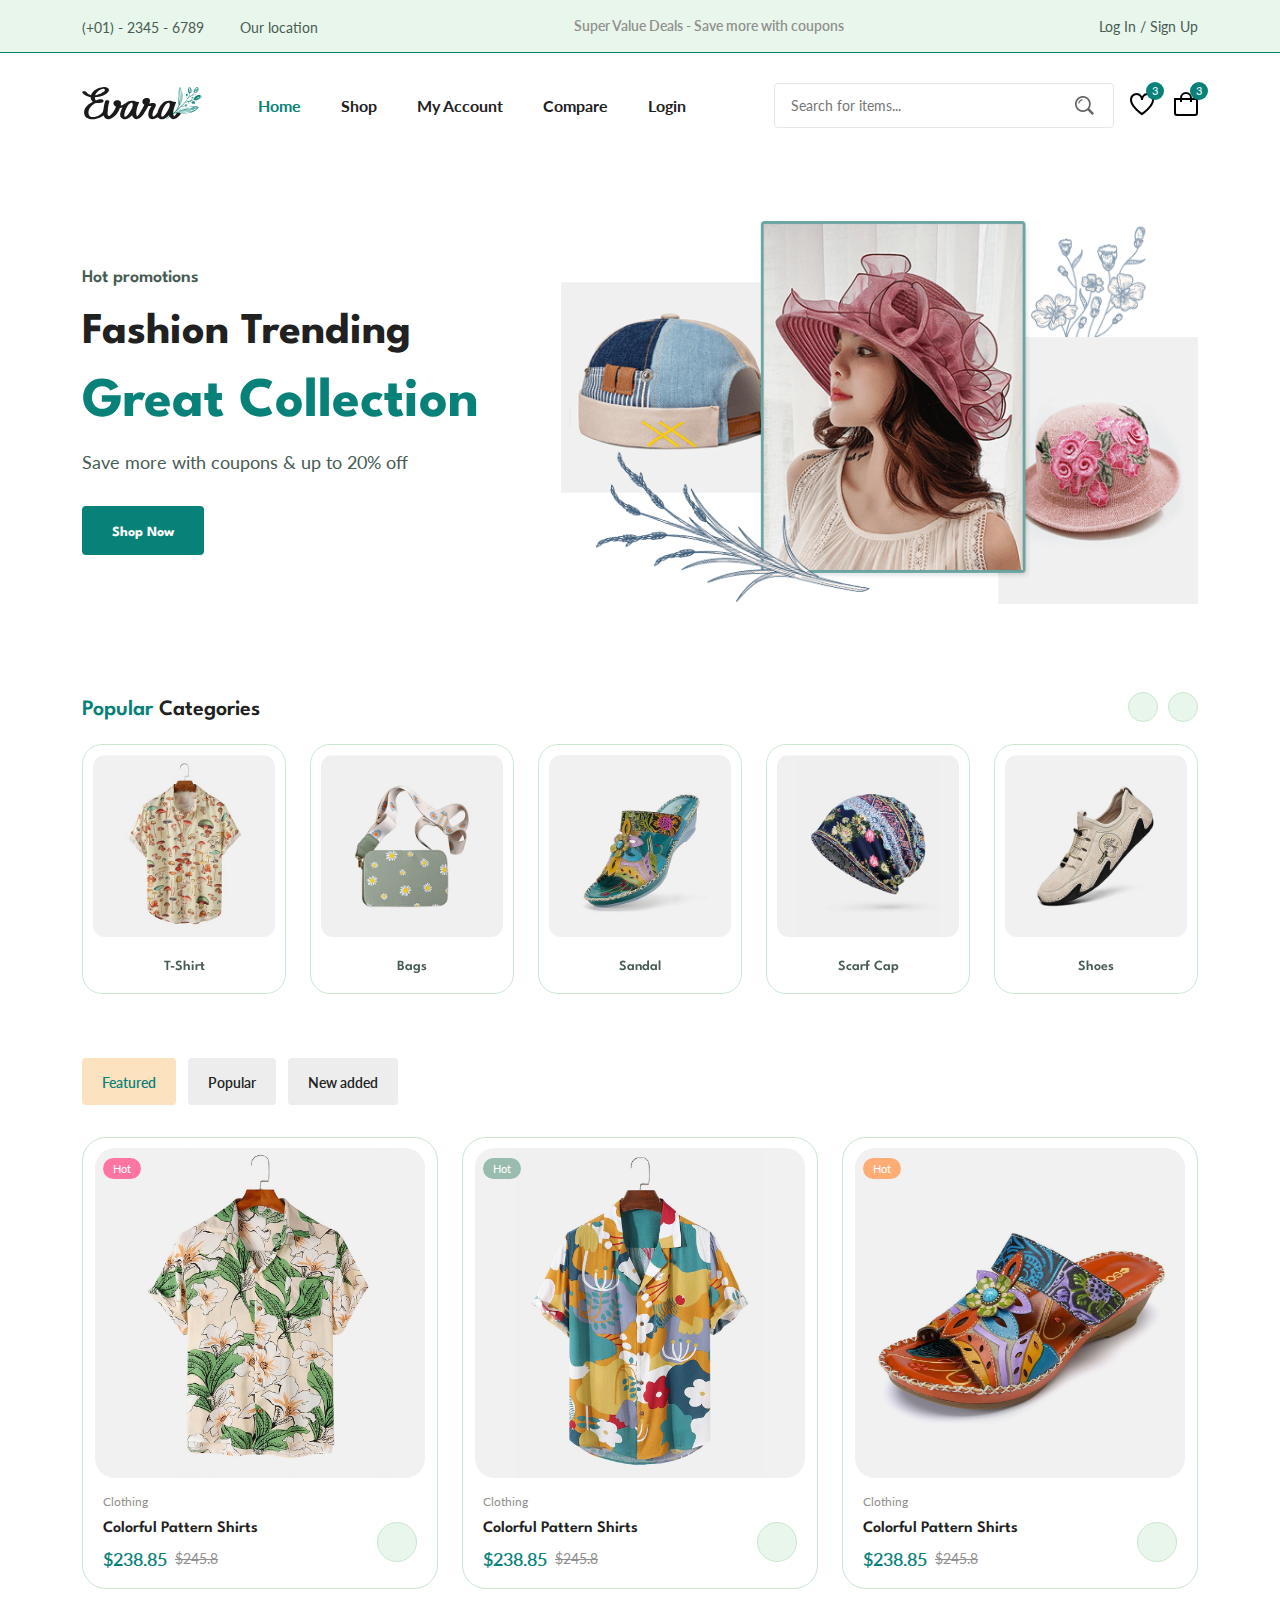
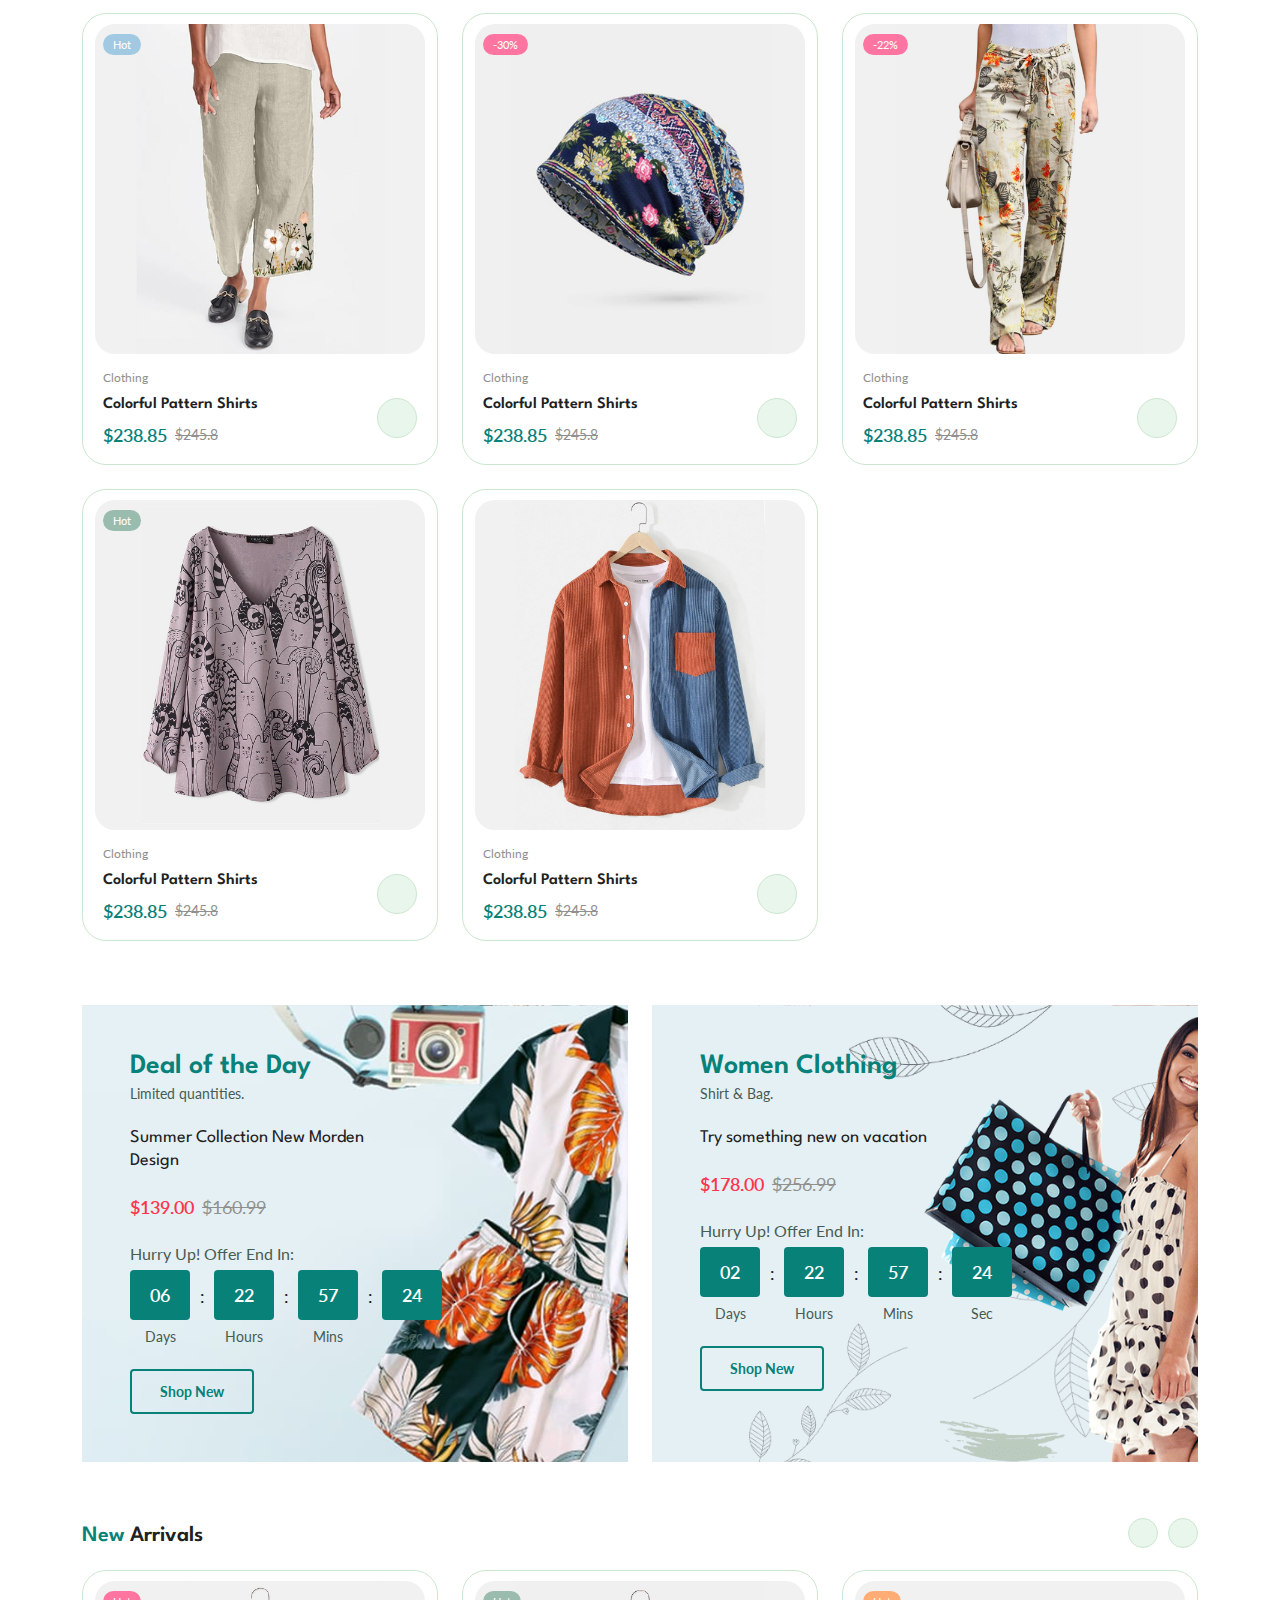
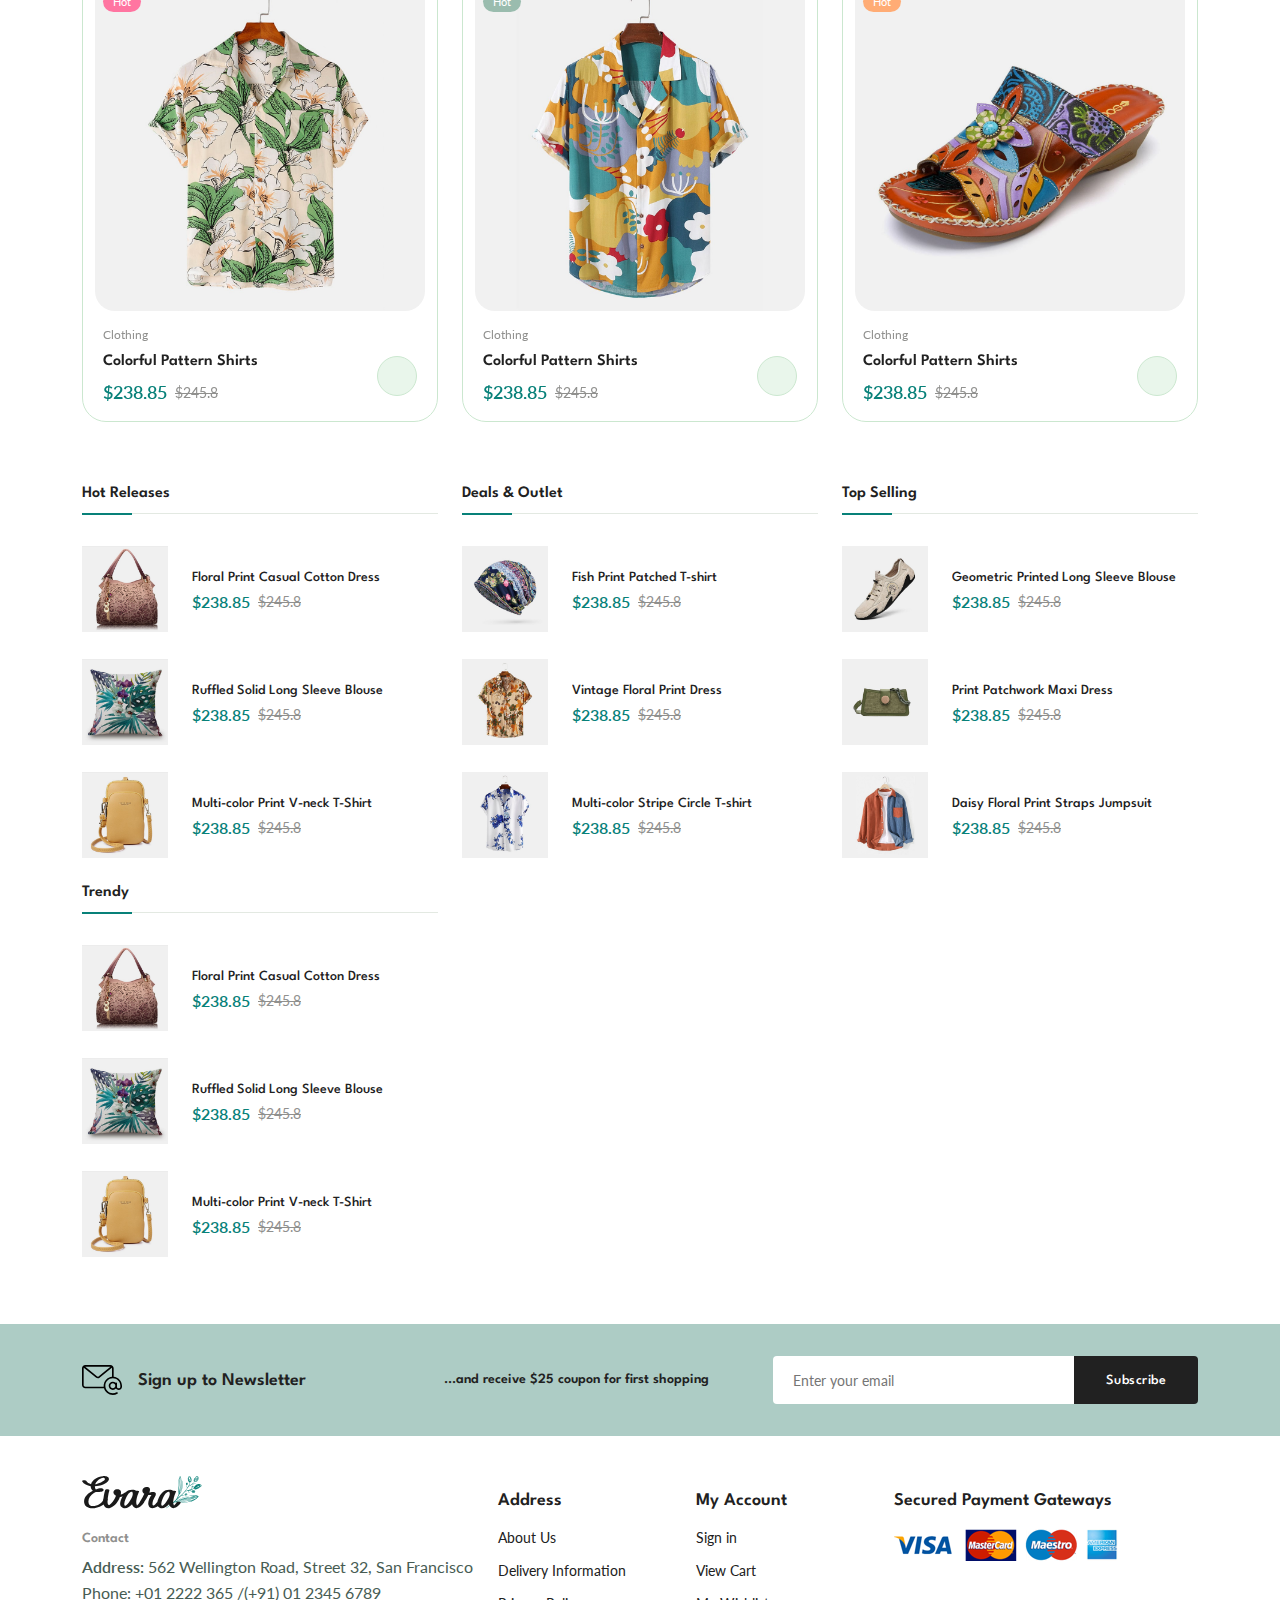
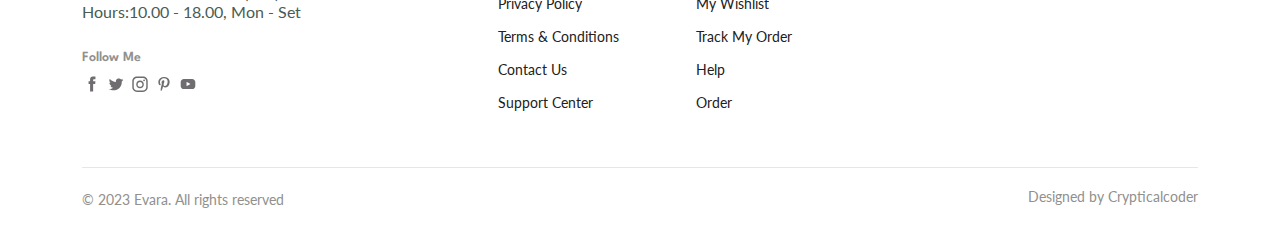
<file: index.html>
<!DOCTYPE html>
<html lang="en">
  <head>
    <meta charset="UTF-8" />
    <meta name="viewport" content="width=device-width, initial-scale=1.0" />

    <!--=============== FLATICON ===============-->
    <link rel='stylesheet' href='https://cdn-uicons.flaticon.com/2.0.0/uicons-regular-straight/css/uicons-regular-straight.css'>

    <!--=============== SWIPER CSS ===============-->
    <link rel="stylesheet" href="https://cdn.jsdelivr.net/npm/swiper@9/swiper-bundle.min.css" />

    <!--=============== CSS ===============-->
    <link rel="stylesheet" href="assets/css/styles.css" />

    <link rel="icon" href="assets/img/logo.svg">

    <title>Ecommerce Website</title>
  </head>
  <body>
    <!--=============== HEADER ===============-->
    <header class="header">
      <div class="header__top">
        <div class="header__container container">
          <div class="header__contact">
            <span>(+01) - 2345 - 6789</span>

            <span> Our location</span>
          </div>

          <p class="header__alert-news">
            Super Value Deals - Save more with coupons
          </p>

          <a href="login-register.html" class="header__top-action">
            Log In / Sign Up
          </a>
        </div>
      </div>

      <nav class="nav container">
        <a href="index.html" class="nav__logo">
          <img src="assets/img/logo.svg" alt="" class="nav__logo-img">
        </a>

        <div class="nav__menu" id="nav-menu">
          <div class="nav__menu-top">
            <a href="index.html" class="nav__menu-logo">
              <img src="assets/img/logo.svg" alt="">
            </a>

            <div class="nav__close" id="nav-close">
              <i class="fi fi-rs-cross-small"></i>
            </div>
          </div>
          <ul class="nav__list">
            <li class="nav__item">
              <a href="index.html" class="nav__link active-link">Home</a>
            </li>

            <li class="nav__item">
              <a href="shop.html" class="nav__link">Shop</a>
            </li>

            <li class="nav__item">
              <a href="accounts.html" class="nav__link">My Account</a>
            </li>

            <li class="nav__item">
              <a href="compare.html" class="nav__link">Compare</a>
            </li>

            <li class="nav__item">
              <a href="login-register.html" class="nav__link">Login</a>
            </li>
          </ul>

          <div class="header__search">
            <input type="text" placeholder="Search for items..." class="form__input">

            <button class="search__btn">
              <img src="assets/img/search.png" alt="">
            </button>
          </div>
        </div>

        <div class="header__user-actions">
          <a href="wishlist.html" class="header__action-btn">
            <img src="assets/img/icon-heart.svg" alt="">
            <span class="count">3</span>
          </a>

          <a href="cart.html" class="header__action-btn">
            <img src="assets/img/icon-cart.svg" alt="">
            <span class="count">3</span>
          </a>

          <div class="header__action-btn nav__toggle" id="nav-toggle">
            <img src="assets/img/menu-burger.svg" alt="">
          </div>
        </div>
      </nav>
    </header>

    <!--=============== MAIN ===============-->
    <main class="main">
      <!--=============== HOME ===============-->
      <section class="home section--lg">
        <div class="home__container container grid">
          <div class="home__content">
            <span class="home__subtitle">Hot promotions</span>
            <h1 class="home__title">
              Fashion Trending <span>Great Collection</span>
            </h1>
            <p class="home__description">
              Save more with coupons & up to 20% off
            </p>
            <a href="shop.html" class="btn">Shop Now</a>
          </div>

          <img src="assets/img/home-img.png" alt="" class="home__img" />
        </div>
      </section>

      <!--=============== CATEGORIES ===============-->
      <section class="categories container section">
        <h3 class="section__title"><span>Popular</span> Categories</h3>

        <div class="categories__container swiper">
          <div class="swiper-wrapper">
            <a href="shop.html" class="category__item swiper-slide">
              <img src="assets/img/category-1.jpg" alt="" 
              class="category__img">

              <h3 class="category__title">T-Shirt</h3>
            </a>

            <a href="shop.html" class="category__item swiper-slide">
              <img src="assets/img/category-2.jpg" alt="" 
              class="category__img">

              <h3 class="category__title">Bags</h3>
            </a>

            <a href="shop.html" class="category__item swiper-slide">
              <img src="assets/img/category-3.jpg" alt="" 
              class="category__img">

              <h3 class="category__title">Sandal</h3>
            </a>

            <a href="shop.html" class="category__item swiper-slide">
              <img src="assets/img/category-4.jpg" alt="" 
              class="category__img">

              <h3 class="category__title">Scarf Cap</h3>
            </a>

            <a href="shop.html" class="category__item swiper-slide">
              <img src="assets/img/category-5.jpg" alt="" 
              class="category__img">

              <h3 class="category__title">Shoes</h3>
            </a>

            <a href="shop.html" class="category__item swiper-slide">
              <img src="assets/img/category-6.jpg" alt="" 
              class="category__img">

              <h3 class="category__title">Pillowcase</h3>
            </a>

            <a href="shop.html" class="category__item swiper-slide">
              <img src="assets/img/category-7.jpg" alt="" 
              class="category__img">

              <h3 class="category__title">Jumpsuit</h3>
            </a>

            <a href="shop.html" class="category__item swiper-slide">
              <img src="assets/img/category-8.jpg" alt="" 
              class="category__img">

              <h3 class="category__title">Hats</h3>
            </a>
          </div>

          <div class="swiper-button-next">
            <i class="fi fi-rs-angle-right"></i>
          </div>
          <div class="swiper-button-prev">
            <i class="fi fi-rs-angle-left"></i>
          </div>
        </div>
      </section>

      <!--=============== PRODUCTS ===============-->
      <section class="products section container">
        <div class="tab__btns">
          <span class="tab__btn active-tab" data-target="#featured">Featured</span>
          <span class="tab__btn" data-target="#popular">Popular</span>
          <span class="tab__btn" data-target="#new-added">New added</span>
        </div>

        <div class="tab__items">
          <div class="tab__item active-tab" content id="featured">
            <div class="products__container grid">
              <div class="product__item">
                <div class="product__banner">
                  <a href="details.html" class="product__images">
                    <img src="assets/img/product-9-1.jpg" alt="" class="product__img default">

                    <img src="assets/img/product-9-2.jpg" alt="" class="product__img hover">
                  </a>

                  <div class="product__actions">
                    <a href="#" class="action__btn" aria-label="Quick View">
                      <i class="fi fi-rs-eye"></i>
                    </a>

                    <a href="#" class="action__btn" aria-label="Add To Wishlist">
                      <i class="fi fi-rs-heart"></i>
                    </a>

                    <a href="#" class="action__btn" aria-label="Compare">
                      <i class="fi fi-rs-shuffle"></i>
                    </a>
                  </div>

                  <div class="product__badge light-pink">Hot</div>
                </div>

                <div class="product__content">
                  <span class="product__category">Clothing</span>
                  <a href="details.html">
                    <h3 class="product__title">Colorful Pattern Shirts</h3>
                  </a>
                  <div class="product__rating">
                    <i class="fi fi-rs-star"></i>
                    <i class="fi fi-rs-star"></i>
                    <i class="fi fi-rs-star"></i>
                    <i class="fi fi-rs-star"></i>
                    <i class="fi fi-rs-star"></i>
                  </div>
                  <div class="product__price flex">
                    <span class="new__price">$238.85</span>
                    <span class="old__price">$245.8</span>
                  </div>

                  <a href="#" class="action__btn cart__btn" aria-label="Add To Cart">
                    <i class="fi fi-rs-shopping-bag-add"></i>
                  </a>
                </div>
              </div>

              <div class="product__item">
                <div class="product__banner">
                  <a href="details.html" class="product__images">
                    <img src="assets/img/product-2-1.jpg" alt="" class="product__img default">

                    <img src="assets/img/product-2-2.jpg" alt="" class="product__img hover">
                  </a>

                  <div class="product__actions">
                    <a href="#" class="action__btn" aria-label="Quick View">
                      <i class="fi fi-rs-eye"></i>
                    </a>

                    <a href="#" class="action__btn" aria-label="Add To Wishlist">
                      <i class="fi fi-rs-heart"></i>
                    </a>

                    <a href="#" class="action__btn" aria-label="Compare">
                      <i class="fi fi-rs-shuffle"></i>
                    </a>
                  </div>

                  <div class="product__badge light-green">Hot</div>
                </div>

                <div class="product__content">
                  <span class="product__category">Clothing</span>
                  <a href="details.html">
                    <h3 class="product__title">Colorful Pattern Shirts</h3>
                  </a>
                  <div class="product__rating">
                    <i class="fi fi-rs-star"></i>
                    <i class="fi fi-rs-star"></i>
                    <i class="fi fi-rs-star"></i>
                    <i class="fi fi-rs-star"></i>
                    <i class="fi fi-rs-star"></i>
                  </div>
                  <div class="product__price flex">
                    <span class="new__price">$238.85</span>
                    <span class="old__price">$245.8</span>
                  </div>

                  <a href="#" class="action__btn cart__btn" aria-label="Add To Cart">
                    <i class="fi fi-rs-shopping-bag-add"></i>
                  </a>
                </div>
              </div>

              <div class="product__item">
                <div class="product__banner">
                  <a href="details.html" class="product__images">
                    <img src="assets/img/product-10-1.jpg" alt="" class="product__img default">

                    <img src="assets/img/product-10-2.jpg" alt="" class="product__img hover">
                  </a>

                  <div class="product__actions">
                    <a href="#" class="action__btn" aria-label="Quick View">
                      <i class="fi fi-rs-eye"></i>
                    </a>

                    <a href="#" class="action__btn" aria-label="Add To Wishlist">
                      <i class="fi fi-rs-heart"></i>
                    </a>

                    <a href="#" class="action__btn" aria-label="Compare">
                      <i class="fi fi-rs-shuffle"></i>
                    </a>
                  </div>

                  <div class="product__badge light-orange">Hot</div>
                </div>

                <div class="product__content">
                  <span class="product__category">Clothing</span>
                  <a href="details.html">
                    <h3 class="product__title">Colorful Pattern Shirts</h3>
                  </a>
                  <div class="product__rating">
                    <i class="fi fi-rs-star"></i>
                    <i class="fi fi-rs-star"></i>
                    <i class="fi fi-rs-star"></i>
                    <i class="fi fi-rs-star"></i>
                    <i class="fi fi-rs-star"></i>
                  </div>
                  <div class="product__price flex">
                    <span class="new__price">$238.85</span>
                    <span class="old__price">$245.8</span>
                  </div>

                  <a href="#" class="action__btn cart__btn" aria-label="Add To Cart">
                    <i class="fi fi-rs-shopping-bag-add"></i>
                  </a>
                </div>
              </div>

              <div class="product__item">
                <div class="product__banner">
                  <a href="details.html" class="product__images">
                    <img src="assets/img/product-4-1.jpg" alt="" class="product__img default">

                    <img src="assets/img/product-4-2.jpg" alt="" class="product__img hover">
                  </a>

                  <div class="product__actions">
                    <a href="#" class="action__btn" aria-label="Quick View">
                      <i class="fi fi-rs-eye"></i>
                    </a>

                    <a href="#" class="action__btn" aria-label="Add To Wishlist">
                      <i class="fi fi-rs-heart"></i>
                    </a>

                    <a href="#" class="action__btn" aria-label="Compare">
                      <i class="fi fi-rs-shuffle"></i>
                    </a>
                  </div>

                  <div class="product__badge light-blue">Hot</div>
                </div>

                <div class="product__content">
                  <span class="product__category">Clothing</span>
                  <a href="details.html">
                    <h3 class="product__title">Colorful Pattern Shirts</h3>
                  </a>
                  <div class="product__rating">
                    <i class="fi fi-rs-star"></i>
                    <i class="fi fi-rs-star"></i>
                    <i class="fi fi-rs-star"></i>
                    <i class="fi fi-rs-star"></i>
                    <i class="fi fi-rs-star"></i>
                  </div>
                  <div class="product__price flex">
                    <span class="new__price">$238.85</span>
                    <span class="old__price">$245.8</span>
                  </div>

                  <a href="#" class="action__btn cart__btn" aria-label="Add To Cart">
                    <i class="fi fi-rs-shopping-bag-add"></i>
                  </a>
                </div>
              </div>

              <div class="product__item">
                <div class="product__banner">
                  <a href="details.html" class="product__images">
                    <img src="assets/img/product-5-1.jpg" alt="" class="product__img default">

                    <img src="assets/img/product-5-2.jpg" alt="" class="product__img hover">
                  </a>

                  <div class="product__actions">
                    <a href="#" class="action__btn" aria-label="Quick View">
                      <i class="fi fi-rs-eye"></i>
                    </a>

                    <a href="#" class="action__btn" aria-label="Add To Wishlist">
                      <i class="fi fi-rs-heart"></i>
                    </a>

                    <a href="#" class="action__btn" aria-label="Compare">
                      <i class="fi fi-rs-shuffle"></i>
                    </a>
                  </div>

                  <div class="product__badge light-pink">-30%</div>
                </div>

                <div class="product__content">
                  <span class="product__category">Clothing</span>
                  <a href="details.html">
                    <h3 class="product__title">Colorful Pattern Shirts</h3>
                  </a>
                  <div class="product__rating">
                    <i class="fi fi-rs-star"></i>
                    <i class="fi fi-rs-star"></i>
                    <i class="fi fi-rs-star"></i>
                    <i class="fi fi-rs-star"></i>
                    <i class="fi fi-rs-star"></i>
                  </div>
                  <div class="product__price flex">
                    <span class="new__price">$238.85</span>
                    <span class="old__price">$245.8</span>
                  </div>

                  <a href="#" class="action__btn cart__btn" aria-label="Add To Cart">
                    <i class="fi fi-rs-shopping-bag-add"></i>
                  </a>
                </div>
              </div>

              <div class="product__item">
                <div class="product__banner">
                  <a href="details.html" class="product__images">
                    <img src="assets/img/product-11-1.jpg" alt="" class="product__img default">

                    <img src="assets/img/product-11-2.jpg" alt="" class="product__img hover">
                  </a>

                  <div class="product__actions">
                    <a href="#" class="action__btn" aria-label="Quick View">
                      <i class="fi fi-rs-eye"></i>
                    </a>

                    <a href="#" class="action__btn" aria-label="Add To Wishlist">
                      <i class="fi fi-rs-heart"></i>
                    </a>

                    <a href="#" class="action__btn" aria-label="Compare">
                      <i class="fi fi-rs-shuffle"></i>
                    </a>
                  </div>

                  <div class="product__badge light-pink">-22%</div>
                </div>

                <div class="product__content">
                  <span class="product__category">Clothing</span>
                  <a href="details.html">
                    <h3 class="product__title">Colorful Pattern Shirts</h3>
                  </a>
                  <div class="product__rating">
                    <i class="fi fi-rs-star"></i>
                    <i class="fi fi-rs-star"></i>
                    <i class="fi fi-rs-star"></i>
                    <i class="fi fi-rs-star"></i>
                    <i class="fi fi-rs-star"></i>
                  </div>
                  <div class="product__price flex">
                    <span class="new__price">$238.85</span>
                    <span class="old__price">$245.8</span>
                  </div>

                  <a href="#" class="action__btn cart__btn" aria-label="Add To Cart">
                    <i class="fi fi-rs-shopping-bag-add"></i>
                  </a>
                </div>
              </div>

              <div class="product__item">
                <div class="product__banner">
                  <a href="details.html" class="product__images">
                    <img src="assets/img/product-7-1.jpg" alt="" class="product__img default">

                    <img src="assets/img/product-7-2.jpg" alt="" class="product__img hover">
                  </a>

                  <div class="product__actions">
                    <a href="#" class="action__btn" aria-label="Quick View">
                      <i class="fi fi-rs-eye"></i>
                    </a>

                    <a href="#" class="action__btn" aria-label="Add To Wishlist">
                      <i class="fi fi-rs-heart"></i>
                    </a>

                    <a href="#" class="action__btn" aria-label="Compare">
                      <i class="fi fi-rs-shuffle"></i>
                    </a>
                  </div>

                  <div class="product__badge light-green">Hot</div>
                </div>

                <div class="product__content">
                  <span class="product__category">Clothing</span>
                  <a href="details.html">
                    <h3 class="product__title">Colorful Pattern Shirts</h3>
                  </a>
                  <div class="product__rating">
                    <i class="fi fi-rs-star"></i>
                    <i class="fi fi-rs-star"></i>
                    <i class="fi fi-rs-star"></i>
                    <i class="fi fi-rs-star"></i>
                    <i class="fi fi-rs-star"></i>
                  </div>
                  <div class="product__price flex">
                    <span class="new__price">$238.85</span>
                    <span class="old__price">$245.8</span>
                  </div>

                  <a href="#" class="action__btn cart__btn" aria-label="Add To Cart">
                    <i class="fi fi-rs-shopping-bag-add"></i>
                  </a>
                </div>
              </div>

              <div class="product__item">
                <div class="product__banner">
                  <a href="details.html" class="product__images">
                    <img src="assets/img/product-8-1.jpg" alt="" class="product__img default">

                    <img src="assets/img/product-8-2.jpg" alt="" class="product__img hover">
                  </a>

                  <div class="product__actions">
                    <a href="#" class="action__btn" aria-label="Quick View">
                      <i class="fi fi-rs-eye"></i>
                    </a>

                    <a href="#" class="action__btn" aria-label="Add To Wishlist">
                      <i class="fi fi-rs-heart"></i>
                    </a>

                    <a href="#" class="action__btn" aria-label="Compare">
                      <i class="fi fi-rs-shuffle"></i>
                    </a>
                  </div>
                </div>

                <div class="product__content">
                  <span class="product__category">Clothing</span>
                  <a href="details.html">
                    <h3 class="product__title">Colorful Pattern Shirts</h3>
                  </a>
                  <div class="product__rating">
                    <i class="fi fi-rs-star"></i>
                    <i class="fi fi-rs-star"></i>
                    <i class="fi fi-rs-star"></i>
                    <i class="fi fi-rs-star"></i>
                    <i class="fi fi-rs-star"></i>
                  </div>
                  <div class="product__price flex">
                    <span class="new__price">$238.85</span>
                    <span class="old__price">$245.8</span>
                  </div>

                  <a href="#" class="action__btn cart__btn" aria-label="Add To Cart">
                    <i class="fi fi-rs-shopping-bag-add"></i>
                  </a>
                </div>
              </div>
            </div>
          </div>

          <div class="tab__item" content id="popular">
            <div class="products__container grid">
              <div class="product__item">
                <div class="product__banner">
                  <a href="details.html" class="product__images">
                    <img src="assets/img/product-1-1.jpg" alt="" class="product__img default">

                    <img src="assets/img/product-1-2.jpg" alt="" class="product__img hover">
                  </a>

                  <div class="product__actions">
                    <a href="#" class="action__btn" aria-label="Quick View">
                      <i class="fi fi-rs-eye"></i>
                    </a>

                    <a href="#" class="action__btn" aria-label="Add To Wishlist">
                      <i class="fi fi-rs-heart"></i>
                    </a>

                    <a href="#" class="action__btn" aria-label="Compare">
                      <i class="fi fi-rs-shuffle"></i>
                    </a>
                  </div>

                  <div class="product__badge light-pink">Hot</div>
                </div>

                <div class="product__content">
                  <span class="product__category">Clothing</span>
                  <a href="details.html">
                    <h3 class="product__title">Colorful Pattern Shirts</h3>
                  </a>
                  <div class="product__rating">
                    <i class="fi fi-rs-star"></i>
                    <i class="fi fi-rs-star"></i>
                    <i class="fi fi-rs-star"></i>
                    <i class="fi fi-rs-star"></i>
                    <i class="fi fi-rs-star"></i>
                    <i class="fi fi-rs-star"></i>
                  </div>
                  <div class="product__price flex">
                    <span class="new__price">$238.85</span>
                    <span class="old__price">$245.8</span>
                  </div>

                  <a href="#" class="action__btn cart__btn" aria-label="Add To Cart">
                    <i class="fi fi-rs-shopping-bag-add"></i>
                  </a>
                </div>
              </div>

              <div class="product__item">
                <div class="product__banner">
                  <a href="details.html" class="product__images">
                    <img src="assets/img/product-2-1.jpg" alt="" class="product__img default">

                    <img src="assets/img/product-2-2.jpg" alt="" class="product__img hover">
                  </a>

                  <div class="product__actions">
                    <a href="#" class="action__btn" aria-label="Quick View">
                      <i class="fi fi-rs-eye"></i>
                    </a>

                    <a href="#" class="action__btn" aria-label="Add To Wishlist">
                      <i class="fi fi-rs-heart"></i>
                    </a>

                    <a href="#" class="action__btn" aria-label="Compare">
                      <i class="fi fi-rs-shuffle"></i>
                    </a>
                  </div>

                  <div class="product__badge light-green">Hot</div>
                </div>

                <div class="product__content">
                  <span class="product__category">Clothing</span>
                  <a href="details.html">
                    <h3 class="product__title">Colorful Pattern Shirts</h3>
                  </a>
                  <div class="product__rating">
                    <i class="fi fi-rs-star"></i>
                    <i class="fi fi-rs-star"></i>
                    <i class="fi fi-rs-star"></i>
                    <i class="fi fi-rs-star"></i>
                    <i class="fi fi-rs-star"></i>
                    <i class="fi fi-rs-star"></i>
                  </div>
                  <div class="product__price flex">
                    <span class="new__price">$238.85</span>
                    <span class="old__price">$245.8</span>
                  </div>

                  <a href="#" class="action__btn cart__btn" aria-label="Add To Cart">
                    <i class="fi fi-rs-shopping-bag-add"></i>
                  </a>
                </div>
              </div>

              <div class="product__item">
                <div class="product__banner">
                  <a href="details.html" class="product__images">
                    <img src="assets/img/product-3-1.jpg" alt="" class="product__img default">

                    <img src="assets/img/product-3-2.jpg" alt="" class="product__img hover">
                  </a>

                  <div class="product__actions">
                    <a href="#" class="action__btn" aria-label="Quick View">
                      <i class="fi fi-rs-eye"></i>
                    </a>

                    <a href="#" class="action__btn" aria-label="Add To Wishlist">
                      <i class="fi fi-rs-heart"></i>
                    </a>

                    <a href="#" class="action__btn" aria-label="Compare">
                      <i class="fi fi-rs-shuffle"></i>
                    </a>
                  </div>

                  <div class="product__badge light-orange">Hot</div>
                </div>

                <div class="product__content">
                  <span class="product__category">Clothing</span>
                  <a href="details.html">
                    <h3 class="product__title">Colorful Pattern Shirts</h3>
                  </a>
                  <div class="product__rating">
                    <i class="fi fi-rs-star"></i>
                    <i class="fi fi-rs-star"></i>
                    <i class="fi fi-rs-star"></i>
                    <i class="fi fi-rs-star"></i>
                    <i class="fi fi-rs-star"></i>
                    <i class="fi fi-rs-star"></i>
                  </div>
                  <div class="product__price flex">
                    <span class="new__price">$238.85</span>
                    <span class="old__price">$245.8</span>
                  </div>

                  <a href="#" class="action__btn cart__btn" aria-label="Add To Cart">
                    <i class="fi fi-rs-shopping-bag-add"></i>
                  </a>
                </div>
              </div>

              <div class="product__item">
                <div class="product__banner">
                  <a href="details.html" class="product__images">
                    <img src="assets/img/product-4-1.jpg" alt="" class="product__img default">

                    <img src="assets/img/product-4-2.jpg" alt="" class="product__img hover">
                  </a>

                  <div class="product__actions">
                    <a href="#" class="action__btn" aria-label="Quick View">
                      <i class="fi fi-rs-eye"></i>
                    </a>

                    <a href="#" class="action__btn" aria-label="Add To Wishlist">
                      <i class="fi fi-rs-heart"></i>
                    </a>

                    <a href="#" class="action__btn" aria-label="Compare">
                      <i class="fi fi-rs-shuffle"></i>
                    </a>
                  </div>

                  <div class="product__badge light-blue">Hot</div>
                </div>

                <div class="product__content">
                  <span class="product__category">Clothing</span>
                  <a href="details.html">
                    <h3 class="product__title">Colorful Pattern Shirts</h3>
                  </a>
                  <div class="product__rating">
                    <i class="fi fi-rs-star"></i>
                    <i class="fi fi-rs-star"></i>
                    <i class="fi fi-rs-star"></i>
                    <i class="fi fi-rs-star"></i>
                    <i class="fi fi-rs-star"></i>
                    <i class="fi fi-rs-star"></i>
                  </div>
                  <div class="product__price flex">
                    <span class="new__price">$238.85</span>
                    <span class="old__price">$245.8</span>
                  </div>

                  <a href="#" class="action__btn cart__btn" aria-label="Add To Cart">
                    <i class="fi fi-rs-shopping-bag-add"></i>
                  </a>
                </div>
              </div>

              <div class="product__item">
                <div class="product__banner">
                  <a href="details.html" class="product__images">
                    <img src="assets/img/product-5-1.jpg" alt="" class="product__img default">

                    <img src="assets/img/product-5-2.jpg" alt="" class="product__img hover">
                  </a>

                  <div class="product__actions">
                    <a href="#" class="action__btn" aria-label="Quick View">
                      <i class="fi fi-rs-eye"></i>
                    </a>

                    <a href="#" class="action__btn" aria-label="Add To Wishlist">
                      <i class="fi fi-rs-heart"></i>
                    </a>

                    <a href="#" class="action__btn" aria-label="Compare">
                      <i class="fi fi-rs-shuffle"></i>
                    </a>
                  </div>

                  <div class="product__badge light-pink">-30%</div>
                </div>

                <div class="product__content">
                  <span class="product__category">Clothing</span>
                  <a href="details.html">
                    <h3 class="product__title">Colorful Pattern Shirts</h3>
                  </a>
                  <div class="product__rating">
                    <i class="fi fi-rs-star"></i>
                    <i class="fi fi-rs-star"></i>
                    <i class="fi fi-rs-star"></i>
                    <i class="fi fi-rs-star"></i>
                    <i class="fi fi-rs-star"></i>
                    <i class="fi fi-rs-star"></i>
                  </div>
                  <div class="product__price flex">
                    <span class="new__price">$238.85</span>
                    <span class="old__price">$245.8</span>
                  </div>

                  <a href="#" class="action__btn cart__btn" aria-label="Add To Cart">
                    <i class="fi fi-rs-shopping-bag-add"></i>
                  </a>
                </div>
              </div>

              <div class="product__item">
                <div class="product__banner">
                  <a href="details.html" class="product__images">
                    <img src="assets/img/product-6-1.jpg" alt="" class="product__img default">

                    <img src="assets/img/product-6-2.jpg" alt="" class="product__img hover">
                  </a>

                  <div class="product__actions">
                    <a href="#" class="action__btn" aria-label="Quick View">
                      <i class="fi fi-rs-eye"></i>
                    </a>

                    <a href="#" class="action__btn" aria-label="Add To Wishlist">
                      <i class="fi fi-rs-heart"></i>
                    </a>

                    <a href="#" class="action__btn" aria-label="Compare">
                      <i class="fi fi-rs-shuffle"></i>
                    </a>
                  </div>

                  <div class="product__badge light-pink">-22%</div>
                </div>

                <div class="product__content">
                  <span class="product__category">Clothing</span>
                  <a href="details.html">
                    <h3 class="product__title">Colorful Pattern Shirts</h3>
                  </a>
                  <div class="product__rating">
                    <i class="fi fi-rs-star"></i>
                    <i class="fi fi-rs-star"></i>
                    <i class="fi fi-rs-star"></i>
                    <i class="fi fi-rs-star"></i>
                    <i class="fi fi-rs-star"></i>
                    <i class="fi fi-rs-star"></i>
                  </div>
                  <div class="product__price flex">
                    <span class="new__price">$238.85</span>
                    <span class="old__price">$245.8</span>
                  </div>

                  <a href="#" class="action__btn cart__btn" aria-label="Add To Cart">
                    <i class="fi fi-rs-shopping-bag-add"></i>
                  </a>
                </div>
              </div>

              <div class="product__item">
                <div class="product__banner">
                  <a href="details.html" class="product__images">
                    <img src="assets/img/product-7-1.jpg" alt="" class="product__img default">

                    <img src="assets/img/product-7-2.jpg" alt="" class="product__img hover">
                  </a>

                  <div class="product__actions">
                    <a href="#" class="action__btn" aria-label="Quick View">
                      <i class="fi fi-rs-eye"></i>
                    </a>

                    <a href="#" class="action__btn" aria-label="Add To Wishlist">
                      <i class="fi fi-rs-heart"></i>
                    </a>

                    <a href="#" class="action__btn" aria-label="Compare">
                      <i class="fi fi-rs-shuffle"></i>
                    </a>
                  </div>

                  <div class="product__badge light-green">Hot</div>
                </div>

                <div class="product__content">
                  <span class="product__category">Clothing</span>
                  <a href="details.html">
                    <h3 class="product__title">Colorful Pattern Shirts</h3>
                  </a>
                  <div class="product__rating">
                    <i class="fi fi-rs-star"></i>
                    <i class="fi fi-rs-star"></i>
                    <i class="fi fi-rs-star"></i>
                    <i class="fi fi-rs-star"></i>
                    <i class="fi fi-rs-star"></i>
                    <i class="fi fi-rs-star"></i>
                  </div>
                  <div class="product__price flex">
                    <span class="new__price">$238.85</span>
                    <span class="old__price">$245.8</span>
                  </div>

                  <a href="#" class="action__btn cart__btn" aria-label="Add To Cart">
                    <i class="fi fi-rs-shopping-bag-add"></i>
                  </a>
                </div>
              </div>

              <div class="product__item">
                <div class="product__banner">
                  <a href="details.html" class="product__images">
                    <img src="assets/img/product-8-1.jpg" alt="" class="product__img default">

                    <img src="assets/img/product-8-2.jpg" alt="" class="product__img hover">
                  </a>

                  <div class="product__actions">
                    <a href="#" class="action__btn" aria-label="Quick View">
                      <i class="fi fi-rs-eye"></i>
                    </a>

                    <a href="#" class="action__btn" aria-label="Add To Wishlist">
                      <i class="fi fi-rs-heart"></i>
                    </a>

                    <a href="#" class="action__btn" aria-label="Compare">
                      <i class="fi fi-rs-shuffle"></i>
                    </a>
                  </div>
                </div>

                <div class="product__content">
                  <span class="product__category">Clothing</span>
                  <a href="details.html">
                    <h3 class="product__title">Colorful Pattern Shirts</h3>
                  </a>
                  <div class="product__rating">
                    <i class="fi fi-rs-star"></i>
                    <i class="fi fi-rs-star"></i>
                    <i class="fi fi-rs-star"></i>
                    <i class="fi fi-rs-star"></i>
                    <i class="fi fi-rs-star"></i>
                    <i class="fi fi-rs-star"></i>
                  </div>
                  <div class="product__price flex">
                    <span class="new__price">$238.85</span>
                    <span class="old__price">$245.8</span>
                  </div>

                  <a href="#" class="action__btn cart__btn" aria-label="Add To Cart">
                    <i class="fi fi-rs-shopping-bag-add"></i>
                  </a>
                </div>
              </div>
            </div>
          </div>

          <div class="tab__item" content id="new-added">
            <div class="products__container grid">
              <div class="product__item">
                <div class="product__banner">
                  <a href="details.html" class="product__images">
                    <img src="assets/img/product-1-1.jpg" alt="" class="product__img default">

                    <img src="assets/img/product-1-2.jpg" alt="" class="product__img hover">
                  </a>

                  <div class="product__actions">
                    <a href="#" class="action__btn" aria-label="Quick View">
                      <i class="fi fi-rs-eye"></i>
                    </a>

                    <a href="#" class="action__btn" aria-label="Add To Wishlist">
                      <i class="fi fi-rs-heart"></i>
                    </a>

                    <a href="#" class="action__btn" aria-label="Compare">
                      <i class="fi fi-rs-shuffle"></i>
                    </a>
                  </div>

                  <div class="product__badge light-pink">Hot</div>
                </div>

                <div class="product__content">
                  <span class="product__category">Clothing</span>
                  <a href="details.html">
                    <h3 class="product__title">Colorful Pattern Shirts</h3>
                  </a>
                  <div class="product__rating">
                    <i class="fi fi-rs-star"></i>
                    <i class="fi fi-rs-star"></i>
                    <i class="fi fi-rs-star"></i>
                    <i class="fi fi-rs-star"></i>
                    <i class="fi fi-rs-star"></i>
                    <i class="fi fi-rs-star"></i>
                  </div>
                  <div class="product__price flex">
                    <span class="new__price">$238.85</span>
                    <span class="old__price">$245.8</span>
                  </div>

                  <a href="#" class="action__btn cart__btn" aria-label="Add To Cart">
                    <i class="fi fi-rs-shopping-bag-add"></i>
                  </a>
                </div>
              </div>

              <div class="product__item">
                <div class="product__banner">
                  <a href="details.html" class="product__images">
                    <img src="assets/img/product-12-1.jpg" alt="" class="product__img default">

                    <img src="assets/img/product-12-2.jpg" alt="" class="product__img hover">
                  </a>

                  <div class="product__actions">
                    <a href="#" class="action__btn" aria-label="Quick View">
                      <i class="fi fi-rs-eye"></i>
                    </a>

                    <a href="#" class="action__btn" aria-label="Add To Wishlist">
                      <i class="fi fi-rs-heart"></i>
                    </a>

                    <a href="#" class="action__btn" aria-label="Compare">
                      <i class="fi fi-rs-shuffle"></i>
                    </a>
                  </div>

                  <div class="product__badge light-green">Hot</div>
                </div>

                <div class="product__content">
                  <span class="product__category">Clothing</span>
                  <a href="details.html">
                    <h3 class="product__title">Colorful Pattern Shirts</h3>
                  </a>
                  <div class="product__rating">
                    <i class="fi fi-rs-star"></i>
                    <i class="fi fi-rs-star"></i>
                    <i class="fi fi-rs-star"></i>
                    <i class="fi fi-rs-star"></i>
                    <i class="fi fi-rs-star"></i>
                    <i class="fi fi-rs-star"></i>
                  </div>
                  <div class="product__price flex">
                    <span class="new__price">$238.85</span>
                    <span class="old__price">$245.8</span>
                  </div>

                  <a href="#" class="action__btn cart__btn" aria-label="Add To Cart">
                    <i class="fi fi-rs-shopping-bag-add"></i>
                  </a>
                </div>
              </div>

              <div class="product__item">
                <div class="product__banner">
                  <a href="details.html" class="product__images">
                    <img src="assets/img/product-3-1.jpg" alt="" class="product__img default">

                    <img src="assets/img/product-3-2.jpg" alt="" class="product__img hover">
                  </a>

                  <div class="product__actions">
                    <a href="#" class="action__btn" aria-label="Quick View">
                      <i class="fi fi-rs-eye"></i>
                    </a>

                    <a href="#" class="action__btn" aria-label="Add To Wishlist">
                      <i class="fi fi-rs-heart"></i>
                    </a>

                    <a href="#" class="action__btn" aria-label="Compare">
                      <i class="fi fi-rs-shuffle"></i>
                    </a>
                  </div>

                  <div class="product__badge light-orange">Hot</div>
                </div>

                <div class="product__content">
                  <span class="product__category">Clothing</span>
                  <a href="details.html">
                    <h3 class="product__title">Colorful Pattern Shirts</h3>
                  </a>
                  <div class="product__rating">
                    <i class="fi fi-rs-star"></i>
                    <i class="fi fi-rs-star"></i>
                    <i class="fi fi-rs-star"></i>
                    <i class="fi fi-rs-star"></i>
                    <i class="fi fi-rs-star"></i>
                    <i class="fi fi-rs-star"></i>
                  </div>
                  <div class="product__price flex">
                    <span class="new__price">$238.85</span>
                    <span class="old__price">$245.8</span>
                  </div>

                  <a href="#" class="action__btn cart__btn" aria-label="Add To Cart">
                    <i class="fi fi-rs-shopping-bag-add"></i>
                  </a>
                </div>
              </div>

              <div class="product__item">
                <div class="product__banner">
                  <a href="details.html" class="product__images">
                    <img src="assets/img/product-13-1.jpg" alt="" class="product__img default">

                    <img src="assets/img/product-13-2.jpg" alt="" class="product__img hover">
                  </a>

                  <div class="product__actions">
                    <a href="#" class="action__btn" aria-label="Quick View">
                      <i class="fi fi-rs-eye"></i>
                    </a>

                    <a href="#" class="action__btn" aria-label="Add To Wishlist">
                      <i class="fi fi-rs-heart"></i>
                    </a>

                    <a href="#" class="action__btn" aria-label="Compare">
                      <i class="fi fi-rs-shuffle"></i>
                    </a>
                  </div>

                  <div class="product__badge light-blue">Hot</div>
                </div>

                <div class="product__content">
                  <span class="product__category">Clothing</span>
                  <a href="details.html">
                    <h3 class="product__title">Colorful Pattern Shirts</h3>
                  </a>
                  <div class="product__rating">
                    <i class="fi fi-rs-star"></i>
                    <i class="fi fi-rs-star"></i>
                    <i class="fi fi-rs-star"></i>
                    <i class="fi fi-rs-star"></i>
                    <i class="fi fi-rs-star"></i>
                    <i class="fi fi-rs-star"></i>
                  </div>
                  <div class="product__price flex">
                    <span class="new__price">$238.85</span>
                    <span class="old__price">$245.8</span>
                  </div>

                  <a href="#" class="action__btn cart__btn" aria-label="Add To Cart">
                    <i class="fi fi-rs-shopping-bag-add"></i>
                  </a>
                </div>
              </div>

              <div class="product__item">
                <div class="product__banner">
                  <a href="details.html" class="product__images">
                    <img src="assets/img/product-5-1.jpg" alt="" class="product__img default">

                    <img src="assets/img/product-5-2.jpg" alt="" class="product__img hover">
                  </a>

                  <div class="product__actions">
                    <a href="#" class="action__btn" aria-label="Quick View">
                      <i class="fi fi-rs-eye"></i>
                    </a>

                    <a href="#" class="action__btn" aria-label="Add To Wishlist">
                      <i class="fi fi-rs-heart"></i>
                    </a>

                    <a href="#" class="action__btn" aria-label="Compare">
                      <i class="fi fi-rs-shuffle"></i>
                    </a>
                  </div>

                  <div class="product__badge light-pink">-30%</div>
                </div>

                <div class="product__content">
                  <span class="product__category">Clothing</span>
                  <a href="details.html">
                    <h3 class="product__title">Colorful Pattern Shirts</h3>
                  </a>
                  <div class="product__rating">
                    <i class="fi fi-rs-star"></i>
                    <i class="fi fi-rs-star"></i>
                    <i class="fi fi-rs-star"></i>
                    <i class="fi fi-rs-star"></i>
                    <i class="fi fi-rs-star"></i>
                    <i class="fi fi-rs-star"></i>
                  </div>
                  <div class="product__price flex">
                    <span class="new__price">$238.85</span>
                    <span class="old__price">$245.8</span>
                  </div>

                  <a href="#" class="action__btn cart__btn" aria-label="Add To Cart">
                    <i class="fi fi-rs-shopping-bag-add"></i>
                  </a>
                </div>
              </div>

              <div class="product__item">
                <div class="product__banner">
                  <a href="details.html" class="product__images">
                    <img src="assets/img/product-10-1.jpg" alt="" class="product__img default">

                    <img src="assets/img/product-10-2.jpg" alt="" class="product__img hover">
                  </a>

                  <div class="product__actions">
                    <a href="#" class="action__btn" aria-label="Quick View">
                      <i class="fi fi-rs-eye"></i>
                    </a>

                    <a href="#" class="action__btn" aria-label="Add To Wishlist">
                      <i class="fi fi-rs-heart"></i>
                    </a>

                    <a href="#" class="action__btn" aria-label="Compare">
                      <i class="fi fi-rs-shuffle"></i>
                    </a>
                  </div>

                  <div class="product__badge light-pink">-22%</div>
                </div>

                <div class="product__content">
                  <span class="product__category">Clothing</span>
                  <a href="details.html">
                    <h3 class="product__title">Colorful Pattern Shirts</h3>
                  </a>
                  <div class="product__rating">
                    <i class="fi fi-rs-star"></i>
                    <i class="fi fi-rs-star"></i>
                    <i class="fi fi-rs-star"></i>
                    <i class="fi fi-rs-star"></i>
                    <i class="fi fi-rs-star"></i>
                    <i class="fi fi-rs-star"></i>
                  </div>
                  <div class="product__price flex">
                    <span class="new__price">$238.85</span>
                    <span class="old__price">$245.8</span>
                  </div>

                  <a href="#" class="action__btn cart__btn" aria-label="Add To Cart">
                    <i class="fi fi-rs-shopping-bag-add"></i>
                  </a>
                </div>
              </div>

              <div class="product__item">
                <div class="product__banner">
                  <a href="details.html" class="product__images">
                    <img src="assets/img/product-7-1.jpg" alt="" class="product__img default">

                    <img src="assets/img/product-7-2.jpg" alt="" class="product__img hover">
                  </a>

                  <div class="product__actions">
                    <a href="#" class="action__btn" aria-label="Quick View">
                      <i class="fi fi-rs-eye"></i>
                    </a>

                    <a href="#" class="action__btn" aria-label="Add To Wishlist">
                      <i class="fi fi-rs-heart"></i>
                    </a>

                    <a href="#" class="action__btn" aria-label="Compare">
                      <i class="fi fi-rs-shuffle"></i>
                    </a>
                  </div>

                  <div class="product__badge light-green">Hot</div>
                </div>

                <div class="product__content">
                  <span class="product__category">Clothing</span>
                  <a href="details.html">
                    <h3 class="product__title">Colorful Pattern Shirts</h3>
                  </a>
                  <div class="product__rating">
                    <i class="fi fi-rs-star"></i>
                    <i class="fi fi-rs-star"></i>
                    <i class="fi fi-rs-star"></i>
                    <i class="fi fi-rs-star"></i>
                    <i class="fi fi-rs-star"></i>
                    <i class="fi fi-rs-star"></i>
                  </div>
                  <div class="product__price flex">
                    <span class="new__price">$238.85</span>
                    <span class="old__price">$245.8</span>
                  </div>

                  <a href="#" class="action__btn cart__btn" aria-label="Add To Cart">
                    <i class="fi fi-rs-shopping-bag-add"></i>
                  </a>
                </div>
              </div>

              <div class="product__item">
                <div class="product__banner">
                  <a href="details.html" class="product__images">
                    <img src="assets/img/product-8-1.jpg" alt="" class="product__img default">

                    <img src="assets/img/product-8-2.jpg" alt="" class="product__img hover">
                  </a>

                  <div class="product__actions">
                    <a href="#" class="action__btn" aria-label="Quick View">
                      <i class="fi fi-rs-eye"></i>
                    </a>

                    <a href="#" class="action__btn" aria-label="Add To Wishlist">
                      <i class="fi fi-rs-heart"></i>
                    </a>

                    <a href="#" class="action__btn" aria-label="Compare">
                      <i class="fi fi-rs-shuffle"></i>
                    </a>
                  </div>
                </div>

                <div class="product__content">
                  <span class="product__category">Clothing</span>
                  <a href="details.html">
                    <h3 class="product__title">Colorful Pattern Shirts</h3>
                  </a>
                  <div class="product__rating">
                    <i class="fi fi-rs-star"></i>
                    <i class="fi fi-rs-star"></i>
                    <i class="fi fi-rs-star"></i>
                    <i class="fi fi-rs-star"></i>
                    <i class="fi fi-rs-star"></i>
                    <i class="fi fi-rs-star"></i>
                  </div>
                  <div class="product__price flex">
                    <span class="new__price">$238.85</span>
                    <span class="old__price">$245.8</span>
                  </div>

                  <a href="#" class="action__btn cart__btn" aria-label="Add To Cart">
                    <i class="fi fi-rs-shopping-bag-add"></i>
                  </a>
                </div>
              </div>
            </div>
          </div>
        </div>
      </section>

      <!--=============== DEALS ===============-->
      <section class="deals section">
        <div class="deals__container container grid">
          <div class="deals__item">
            <div class="deals__group">
              <h3 class="deals__brand">Deal of the Day</h3>
              <span class="deals__category">Limited quantities.</span>
            </div>

            <h4 class="deals__title">Summer Collection New Morden Design</h4>

            <div class="deals__price flex">
              <span class="new__price">$139.00</span>
              <span class="old__price">$160.99</span>
            </div>

            <div class="deals__group">
              <p class="deals__countdown-text">Hurry Up! Offer End In:</p>

              <div class="countdown">
                <div class="countdown__amount">
                  <p class="countdown__period">06</p>
                  <span class="unit">Days</span>
                </div>
                <div class="countdown__amount">
                  <p class="countdown__period">22</p>
                  <span class="unit">Hours</span>
                </div>
                <div class="countdown__amount">
                  <p class="countdown__period">57</p>
                  <span class="unit">Mins</span>
                </div>
                <div class="countdown__amount">
                  <p class="countdown__period">24</p>
                  <span class="unit">Sec</span>
                </div>
              </div>
            </div>

            <div class="deals__btn">
              <a href="details.html" class="btn btn--md">Shop New</a>
            </div>
          </div>

          <div class="deals__item">
            <div class="deals__group">
              <h3 class="deals__brand">Women Clothing</h3>
              <span class="deals__category">Shirt & Bag.</span>
            </div>

            <h4 class="deals__title">Try something new on vacation</h4>

            <div class="deals__price flex">
              <span class="new__price">$178.00</span>
              <span class="old__price">$256.99</span>
            </div>

            <div class="deals__group">
              <p class="deals__countdown-text">Hurry Up! Offer End In:</p>

              <div class="countdown">
                <div class="countdown__amount">
                  <p class="countdown__period">02</p>
                  <span class="unit">Days</span>
                </div>
                <div class="countdown__amount">
                  <p class="countdown__period">22</p>
                  <span class="unit">Hours</span>
                </div>
                <div class="countdown__amount">
                  <p class="countdown__period">57</p>
                  <span class="unit">Mins</span>
                </div>
                <div class="countdown__amount">
                  <p class="countdown__period">24</p>
                  <span class="unit">Sec</span>
                </div>
              </div>
            </div>

            <div class="deals__btn">
              <a href="details.html" class="btn btn--md">Shop New</a>
            </div>
          </div>
        </div>
      </section>

      <!--=============== NEW ARRIVALS ===============-->
      <section class="new__arrivals container section">
        <h3 class="section__title"><span>New</span> Arrivals</h3>

        <div class="new__container swiper">
          <div class="swiper-wrapper">
            <div class="product__item swiper-slide">
              <div class="product__banner">
                <a href="details.html" class="product__images">
                  <img src="assets/img/product-9-1.jpg" alt="" class="product__img default">

                  <img src="assets/img/product-9-2.jpg" alt="" class="product__img hover">
                </a>

                <div class="product__actions">
                  <a href="#" class="action__btn" aria-label="Quick View">
                    <i class="fi fi-rs-eye"></i>
                  </a>

                  <a href="#" class="action__btn" aria-label="Add To Wishlist">
                    <i class="fi fi-rs-heart"></i>
                  </a>

                  <a href="#" class="action__btn" aria-label="Compare">
                    <i class="fi fi-rs-shuffle"></i>
                  </a>
                </div>

                <div class="product__badge light-pink">Hot</div>
              </div>

              <div class="product__content">
                <span class="product__category">Clothing</span>
                <a href="details.html">
                  <h3 class="product__title">Colorful Pattern Shirts</h3>
                </a>
                <div class="product__rating">
                  <i class="fi fi-rs-star"></i>
                  <i class="fi fi-rs-star"></i>
                  <i class="fi fi-rs-star"></i>
                  <i class="fi fi-rs-star"></i>
                  <i class="fi fi-rs-star"></i>
                </div>
                <div class="product__price flex">
                  <span class="new__price">$238.85</span>
                  <span class="old__price">$245.8</span>
                </div>

                <a href="#" class="action__btn cart__btn" aria-label="Add To Cart">
                  <i class="fi fi-rs-shopping-bag-add"></i>
                </a>
              </div>
            </div>

            <div class="product__item swiper-slide">
              <div class="product__banner">
                <a href="details.html" class="product__images">
                  <img src="assets/img/product-2-1.jpg" alt="" class="product__img default">

                  <img src="assets/img/product-2-2.jpg" alt="" class="product__img hover">
                </a>

                <div class="product__actions">
                  <a href="#" class="action__btn" aria-label="Quick View">
                    <i class="fi fi-rs-eye"></i>
                  </a>

                  <a href="#" class="action__btn" aria-label="Add To Wishlist">
                    <i class="fi fi-rs-heart"></i>
                  </a>

                  <a href="#" class="action__btn" aria-label="Compare">
                    <i class="fi fi-rs-shuffle"></i>
                  </a>
                </div>

                <div class="product__badge light-green">Hot</div>
              </div>

              <div class="product__content">
                <span class="product__category">Clothing</span>
                <a href="details.html">
                  <h3 class="product__title">Colorful Pattern Shirts</h3>
                </a>
                <div class="product__rating">
                  <i class="fi fi-rs-star"></i>
                  <i class="fi fi-rs-star"></i>
                  <i class="fi fi-rs-star"></i>
                  <i class="fi fi-rs-star"></i>
                  <i class="fi fi-rs-star"></i>
                </div>
                <div class="product__price flex">
                  <span class="new__price">$238.85</span>
                  <span class="old__price">$245.8</span>
                </div>

                <a href="#" class="action__btn cart__btn" aria-label="Add To Cart">
                  <i class="fi fi-rs-shopping-bag-add"></i>
                </a>
              </div>
            </div>

            <div class="product__item swiper-slide">
              <div class="product__banner">
                <a href="details.html" class="product__images">
                  <img src="assets/img/product-10-1.jpg" alt="" class="product__img default">

                  <img src="assets/img/product-10-2.jpg" alt="" class="product__img hover">
                </a>

                <div class="product__actions">
                  <a href="#" class="action__btn" aria-label="Quick View">
                    <i class="fi fi-rs-eye"></i>
                  </a>

                  <a href="#" class="action__btn" aria-label="Add To Wishlist">
                    <i class="fi fi-rs-heart"></i>
                  </a>

                  <a href="#" class="action__btn" aria-label="Compare">
                    <i class="fi fi-rs-shuffle"></i>
                  </a>
                </div>

                <div class="product__badge light-orange">Hot</div>
              </div>

              <div class="product__content">
                <span class="product__category">Clothing</span>
                <a href="details.html">
                  <h3 class="product__title">Colorful Pattern Shirts</h3>
                </a>
                <div class="product__rating">
                  <i class="fi fi-rs-star"></i>
                  <i class="fi fi-rs-star"></i>
                  <i class="fi fi-rs-star"></i>
                  <i class="fi fi-rs-star"></i>
                  <i class="fi fi-rs-star"></i>
                </div>
                <div class="product__price flex">
                  <span class="new__price">$238.85</span>
                  <span class="old__price">$245.8</span>
                </div>

                <a href="#" class="action__btn cart__btn" aria-label="Add To Cart">
                  <i class="fi fi-rs-shopping-bag-add"></i>
                </a>
              </div>
            </div>

            <div class="product__item swiper-slide">
              <div class="product__banner">
                <a href="details.html" class="product__images">
                  <img src="assets/img/product-4-1.jpg" alt="" class="product__img default">

                  <img src="assets/img/product-4-2.jpg" alt="" class="product__img hover">
                </a>

                <div class="product__actions">
                  <a href="#" class="action__btn" aria-label="Quick View">
                    <i class="fi fi-rs-eye"></i>
                  </a>

                  <a href="#" class="action__btn" aria-label="Add To Wishlist">
                    <i class="fi fi-rs-heart"></i>
                  </a>

                  <a href="#" class="action__btn" aria-label="Compare">
                    <i class="fi fi-rs-shuffle"></i>
                  </a>
                </div>

                <div class="product__badge light-blue">Hot</div>
              </div>

              <div class="product__content">
                <span class="product__category">Clothing</span>
                <a href="details.html">
                  <h3 class="product__title">Colorful Pattern Shirts</h3>
                </a>
                <div class="product__rating">
                  <i class="fi fi-rs-star"></i>
                  <i class="fi fi-rs-star"></i>
                  <i class="fi fi-rs-star"></i>
                  <i class="fi fi-rs-star"></i>
                  <i class="fi fi-rs-star"></i>
                </div>
                <div class="product__price flex">
                  <span class="new__price">$238.85</span>
                  <span class="old__price">$245.8</span>
                </div>

                <a href="#" class="action__btn cart__btn" aria-label="Add To Cart">
                  <i class="fi fi-rs-shopping-bag-add"></i>
                </a>
              </div>
            </div>

            <div class="product__item swiper-slide">
              <div class="product__banner">
                <a href="details.html" class="product__images">
                  <img src="assets/img/product-5-1.jpg" alt="" class="product__img default">

                  <img src="assets/img/product-5-2.jpg" alt="" class="product__img hover">
                </a>

                <div class="product__actions">
                  <a href="#" class="action__btn" aria-label="Quick View">
                    <i class="fi fi-rs-eye"></i>
                  </a>

                  <a href="#" class="action__btn" aria-label="Add To Wishlist">
                    <i class="fi fi-rs-heart"></i>
                  </a>

                  <a href="#" class="action__btn" aria-label="Compare">
                    <i class="fi fi-rs-shuffle"></i>
                  </a>
                </div>

                <div class="product__badge light-pink">-30%</div>
              </div>

              <div class="product__content">
                <span class="product__category">Clothing</span>
                <a href="details.html">
                  <h3 class="product__title">Colorful Pattern Shirts</h3>
                </a>
                <div class="product__rating">
                  <i class="fi fi-rs-star"></i>
                  <i class="fi fi-rs-star"></i>
                  <i class="fi fi-rs-star"></i>
                  <i class="fi fi-rs-star"></i>
                  <i class="fi fi-rs-star"></i>
                </div>
                <div class="product__price flex">
                  <span class="new__price">$238.85</span>
                  <span class="old__price">$245.8</span>
                </div>

                <a href="#" class="action__btn cart__btn" aria-label="Add To Cart">
                  <i class="fi fi-rs-shopping-bag-add"></i>
                </a>
              </div>
            </div>

            <div class="product__item swiper-slide">
              <div class="product__banner">
                <a href="details.html" class="product__images">
                  <img src="assets/img/product-11-1.jpg" alt="" class="product__img default">

                  <img src="assets/img/product-11-2.jpg" alt="" class="product__img hover">
                </a>

                <div class="product__actions">
                  <a href="#" class="action__btn" aria-label="Quick View">
                    <i class="fi fi-rs-eye"></i>
                  </a>

                  <a href="#" class="action__btn" aria-label="Add To Wishlist">
                    <i class="fi fi-rs-heart"></i>
                  </a>

                  <a href="#" class="action__btn" aria-label="Compare">
                    <i class="fi fi-rs-shuffle"></i>
                  </a>
                </div>

                <div class="product__badge light-pink">-22%</div>
              </div>

              <div class="product__content">
                <span class="product__category">Clothing</span>
                <a href="details.html">
                  <h3 class="product__title">Colorful Pattern Shirts</h3>
                </a>
                <div class="product__rating">
                  <i class="fi fi-rs-star"></i>
                  <i class="fi fi-rs-star"></i>
                  <i class="fi fi-rs-star"></i>
                  <i class="fi fi-rs-star"></i>
                  <i class="fi fi-rs-star"></i>
                </div>
                <div class="product__price flex">
                  <span class="new__price">$238.85</span>
                  <span class="old__price">$245.8</span>
                </div>

                <a href="#" class="action__btn cart__btn" aria-label="Add To Cart">
                  <i class="fi fi-rs-shopping-bag-add"></i>
                </a>
              </div>
            </div>

            <div class="product__item swiper-slide">
              <div class="product__banner">
                <a href="details.html" class="product__images">
                  <img src="assets/img/product-7-1.jpg" alt="" class="product__img default">

                  <img src="assets/img/product-7-2.jpg" alt="" class="product__img hover">
                </a>

                <div class="product__actions">
                  <a href="#" class="action__btn" aria-label="Quick View">
                    <i class="fi fi-rs-eye"></i>
                  </a>

                  <a href="#" class="action__btn" aria-label="Add To Wishlist">
                    <i class="fi fi-rs-heart"></i>
                  </a>

                  <a href="#" class="action__btn" aria-label="Compare">
                    <i class="fi fi-rs-shuffle"></i>
                  </a>
                </div>

                <div class="product__badge light-green">Hot</div>
              </div>

              <div class="product__content">
                <span class="product__category">Clothing</span>
                <a href="details.html">
                  <h3 class="product__title">Colorful Pattern Shirts</h3>
                </a>
                <div class="product__rating">
                  <i class="fi fi-rs-star"></i>
                  <i class="fi fi-rs-star"></i>
                  <i class="fi fi-rs-star"></i>
                  <i class="fi fi-rs-star"></i>
                  <i class="fi fi-rs-star"></i>
                </div>
                <div class="product__price flex">
                  <span class="new__price">$238.85</span>
                  <span class="old__price">$245.8</span>
                </div>

                <a href="#" class="action__btn cart__btn" aria-label="Add To Cart">
                  <i class="fi fi-rs-shopping-bag-add"></i>
                </a>
              </div>
        
          </div>
          </div>
          <div class="swiper-button-next">
            <i class="fi fi-rs-angle-right"></i>
          </div>
          <div class="swiper-button-prev">
            <i class="fi fi-rs-angle-left"></i>
          </div>
        </div>
      </section>

      <!--=============== SHOWCASE ===============-->
      <section class="showcase section">
        <div class="showcase__container container grid">
          <div class="showcase__wrapper">
            <h3 class="section__title">Hot Releases</h3>

            <div class="showcase__item">
              <a href="details.html" class="showcase__img-box">
                <img src="assets/img/showcase-img-1.jpg" alt="" 
                class="showcase__img">
              </a>

              <div class="showcase__content">
                <a href="details.html">
                  <h4 class="showcase__title">Floral Print Casual Cotton Dress</h4>
                </a>

                <div class="showcase__price flex">
                  <span class="new__price">$238.85</span>
                  <span class="old__price">$245.8</span>
                </div>
              </div>
            </div>

            <div class="showcase__item">
              <a href="details.html" class="showcase__img-box">
                <img src="assets/img/showcase-img-2.jpg" alt="" 
                class="showcase__img">
              </a>

              <div class="showcase__content">
                <a href="details.html">
                  <h4 class="showcase__title">Ruffled Solid Long Sleeve Blouse</h4>
                </a>

                <div class="showcase__price flex">
                  <span class="new__price">$238.85</span>
                  <span class="old__price">$245.8</span>
                </div>
              </div>
            </div>

            <div class="showcase__item">
              <a href="details.html" class="showcase__img-box">
                <img src="assets/img/showcase-img-3.jpg" alt="" 
                class="showcase__img">
              </a>

              <div class="showcase__content">
                <a href="details.html">
                  <h4 class="showcase__title">Multi-color Print V-neck T-Shirt</h4>
                </a>

                <div class="showcase__price flex">
                  <span class="new__price">$238.85</span>
                  <span class="old__price">$245.8</span>
                </div>
              </div>
            </div>
          </div>
          <div class="showcase__wrapper">
            <h3 class="section__title">Deals & Outlet</h3>

            <div class="showcase__item">
              <a href="details.html" class="showcase__img-box">
                <img src="assets/img/showcase-img-4.jpg" alt="" 
                class="showcase__img">
              </a>

              <div class="showcase__content">
                <a href="details.html">
                  <h4 class="showcase__title">Fish Print Patched T-shirt</h4>
                </a>

                <div class="showcase__price flex">
                  <span class="new__price">$238.85</span>
                  <span class="old__price">$245.8</span>
                </div>
              </div>
            </div>

            <div class="showcase__item">
              <a href="details.html" class="showcase__img-box">
                <img src="assets/img/showcase-img-5.jpg" alt="" 
                class="showcase__img">
              </a>

              <div class="showcase__content">
                <a href="details.html">
                  <h4 class="showcase__title">Vintage Floral Print Dress</h4>
                </a>

                <div class="showcase__price flex">
                  <span class="new__price">$238.85</span>
                  <span class="old__price">$245.8</span>
                </div>
              </div>
            </div>

            <div class="showcase__item">
              <a href="details.html" class="showcase__img-box">
                <img src="assets/img/showcase-img-6.jpg" alt="" 
                class="showcase__img">
              </a>

              <div class="showcase__content">
                <a href="details.html">
                  <h4 class="showcase__title">Multi-color Stripe Circle T-shirt</h4>
                </a>

                <div class="showcase__price flex">
                  <span class="new__price">$238.85</span>
                  <span class="old__price">$245.8</span>
                </div>
              </div>
            </div>
          </div>
          <div class="showcase__wrapper">
            <h3 class="section__title">Top Selling</h3>

            <div class="showcase__item">
              <a href="details.html" class="showcase__img-box">
                <img src="assets/img/showcase-img-7.jpg" alt="" 
                class="showcase__img">
              </a>

              <div class="showcase__content">
                <a href="details.html">
                  <h4 class="showcase__title">Geometric Printed Long Sleeve Blouse</h4>
                </a>

                <div class="showcase__price flex">
                  <span class="new__price">$238.85</span>
                  <span class="old__price">$245.8</span>
                </div>
              </div>
            </div>

            <div class="showcase__item">
              <a href="details.html" class="showcase__img-box">
                <img src="assets/img/showcase-img-8.jpg" alt="" 
                class="showcase__img">
              </a>

              <div class="showcase__content">
                <a href="details.html">
                  <h4 class="showcase__title">Print Patchwork Maxi Dress</h4>
                </a>

                <div class="showcase__price flex">
                  <span class="new__price">$238.85</span>
                  <span class="old__price">$245.8</span>
                </div>
              </div>
            </div>

            <div class="showcase__item">
              <a href="details.html" class="showcase__img-box">
                <img src="assets/img/showcase-img-9.jpg" alt="" 
                class="showcase__img">
              </a>

              <div class="showcase__content">
                <a href="details.html">
                  <h4 class="showcase__title">Daisy Floral Print Straps Jumpsuit</h4>
                </a>

                <div class="showcase__price flex">
                  <span class="new__price">$238.85</span>
                  <span class="old__price">$245.8</span>
                </div>
              </div>
            </div>
          </div>
          <div class="showcase__wrapper">
            <h3 class="section__title">Trendy</h3>

            <div class="showcase__item">
              <a href="details.html" class="showcase__img-box">
                <img src="assets/img/showcase-img-1.jpg" alt="" 
                class="showcase__img">
              </a>

              <div class="showcase__content">
                <a href="details.html">
                  <h4 class="showcase__title">Floral Print Casual Cotton Dress</h4>
                </a>

                <div class="showcase__price flex">
                  <span class="new__price">$238.85</span>
                  <span class="old__price">$245.8</span>
                </div>
              </div>
            </div>

            <div class="showcase__item">
              <a href="details.html" class="showcase__img-box">
                <img src="assets/img/showcase-img-2.jpg" alt="" 
                class="showcase__img">
              </a>

              <div class="showcase__content">
                <a href="details.html">
                  <h4 class="showcase__title">Ruffled Solid Long Sleeve Blouse</h4>
                </a>

                <div class="showcase__price flex">
                  <span class="new__price">$238.85</span>
                  <span class="old__price">$245.8</span>
                </div>
              </div>
            </div>

            <div class="showcase__item">
              <a href="details.html" class="showcase__img-box">
                <img src="assets/img/showcase-img-3.jpg" alt="" 
                class="showcase__img">
              </a>

              <div class="showcase__content">
                <a href="details.html">
                  <h4 class="showcase__title">Multi-color Print V-neck T-Shirt</h4>
                </a>

                <div class="showcase__price flex">
                  <span class="new__price">$238.85</span>
                  <span class="old__price">$245.8</span>
                </div>
              </div>
            </div>
          </div>
        </div>
      </section>

      <!--=============== NEWSLETTER ===============-->
      <section class="newsletter section home__newsletter">
        <div class="newsletter__container container grid">
          <h3 class="newsletter__title flex">
            <img src="assets/img/icon-email.svg" alt="" class="newsletter__icon">
            Sign up to Newsletter
          </h3>

          <p class="newsletter__description">...and receive $25 coupon for first shopping</p>

          <form action="" class="newsletter__form">
            <input type="text" placeholder="Enter your email" 
            class="newsletter__input">
            <button type="submit" class="newsletter__btn">Subscribe</button>
          </form>
        </div>
      </section>
    </main>

    <!--=============== FOOTER ===============-->
    <footer class="footer container">
      <div class="footer__container grid">
        <div class="footer__content">
          <a href="index.html" class="footer__logo">
            <img src="assets/img/logo.svg" alt="" class="footer__logo-img">
          </a>

          <h4 class="footer__subtitle">Contact</h4>

          <p class="footer__description"><span>Address:</span> 562 Wellington Road, Street 32, San Francisco</p>

          <span>Phone:</span> +01 2222 365 /(+91) 01 2345 6789</p>

          <span>Hours:</span>10.00 - 18.00, Mon - Set</p>

          <div class="footer__social">
            <h4 class="footer__subtitle">Follow Me</h4>

            <div class="footer__social-links flex">
              <a href="">
                <img src="assets/img/icon-facebook.svg" alt="" class="footer__social-icon">
              </a>

              <a href="">
                <img src="assets/img/icon-twitter.svg" alt="" class="footer__social-icon">
              </a>

              <a href="">
                <img src="assets/img/icon-instagram.svg" alt="" class="footer__social-icon">
              </a>

              <a href="">
                <img src="assets/img/icon-pinterest.svg" alt="" class="footer__social-icon">
              </a>

              <a href="">
                <img src="assets/img/icon-youtube.svg" alt="" class="footer__social-icon">
              </a>
            </div>
          </div>
        </div>

        <div class="footer__content">
          <h3 class="footer__title">Address</h3>

          <ul class="footer__links">
            <li><a href="" class="footer__link">About Us</a></li>
            <li><a href="" class="footer__link">Delivery Information</a></li>
            <li><a href="" class="footer__link">Privacy Policy</a></li>
            <li><a href="" class="footer__link">Terms & Conditions</a></li>
            <li><a href="" class="footer__link">Contact Us</a></li>
            <li><a href="" class="footer__link">Support Center</a></li>
          </ul>
        </div>

        <div class="footer__content">
          <h3 class="footer__title">My Account</h3>

          <ul class="footer__links">
            <li><a href="" class="footer__link">Sign in</a></li>
            <li><a href="" class="footer__link">View Cart</a></li>
            <li><a href="" class="footer__link">My Wishlist</a></li>
            <li><a href="" class="footer__link">Track My Order</a></li>
            <li><a href="" class="footer__link">Help</a></li>
            <li><a href="" class="footer__link">Order</a></li>
          </ul>
        </div>

        <div class="footer__content">
          <h3 class="footer__title">Secured Payment Gateways</h3>

          <img src="assets/img/payment-method.png" alt="" class="payment__img">
        </div>
      </div>

      <div class="footer__bottom">
        <p class="copyright">&copy; 2023 Evara. All rights reserved</p>
        <span class="designer">Designed by Crypticalcoder</span>
      </div>
    </footer>

    <!--=============== SWIPER JS ===============-->
    <script src="https://cdn.jsdelivr.net/npm/swiper@9/swiper-bundle.min.js"></script>

    <!--=============== MAIN JS ===============-->
    <script src="assets/js/main.js"></script>
  </body>
</html>
</file>
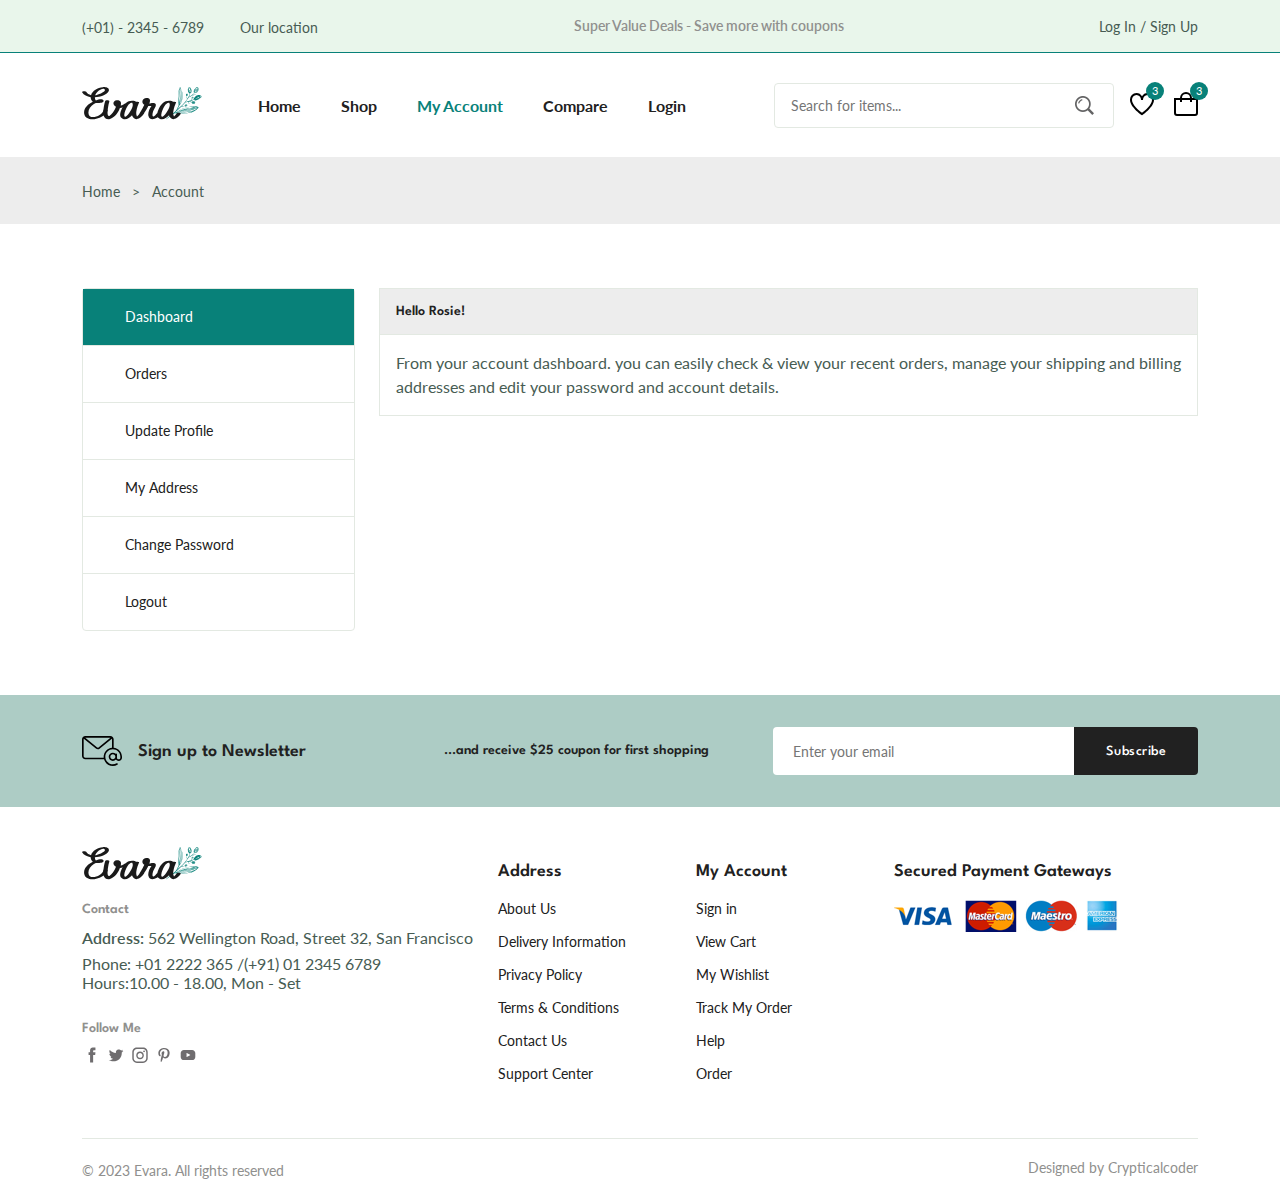
<file: accounts.html>
<!DOCTYPE html>
<html lang="en">
  <head>
    <meta charset="UTF-8" />
    <meta name="viewport" content="width=device-width, initial-scale=1.0" />

    <!--=============== FLATICON ===============-->
    <link rel='stylesheet' href='https://cdn-uicons.flaticon.com/2.0.0/uicons-regular-straight/css/uicons-regular-straight.css'>

    <!--=============== SWIPER CSS ===============-->
    <link rel="stylesheet" href="https://cdn.jsdelivr.net/npm/swiper@9/swiper-bundle.min.css" />

    <!--=============== CSS ===============-->
    <link rel="stylesheet" href="assets/css/styles.css" />

    <title>Ecommerce Website</title>
  </head>
  <body>
    <!--=============== HEADER ===============-->
    <header class="header">
      <div class="header__top">
        <div class="header__container container">
          <div class="header__contact">
            <span>(+01) - 2345 - 6789</span>

            <span> Our location</span>
          </div>

          <p class="header__alert-news">
            Super Value Deals - Save more with coupons
          </p>

          <a href="login-register.html" class="header__top-action">
            Log In / Sign Up
          </a>
        </div>
      </div>

      <nav class="nav container">
        <a href="index.html" class="nav__logo">
          <img src="assets/img/logo.svg" alt="" class="nav__logo-img">
        </a>

        <div class="nav__menu" id="nav-menu">
          <ul class="nav__list">
            <li class="nav__item">
              <a href="index.html" class="nav__link">Home</a>
            </li>

            <li class="nav__item">
              <a href="shop.html" class="nav__link">Shop</a>
            </li>

            <li class="nav__item">
              <a href="accounts.html" class="nav__link active-link">My Account</a>
            </li>

            <li class="nav__item">
              <a href="compare.html" class="nav__link">Compare</a>
            </li>

            <li class="nav__item">
              <a href="login-register.html" class="nav__link">Login</a>
            </li>
          </ul>

          <div class="header__search">
            <input type="text" placeholder="Search for items..." class="form__input">

            <button class="search__btn">
              <img src="assets/img/search.png" alt="">
            </button>
          </div>
        </div>

        <div class="header__user-actions">
          <a href="wishlist.html" class="header__action-btn">
            <img src="assets/img/icon-heart.svg" alt="">
            <span class="count">3</span>
          </a>

          <a href="cart.html" class="header__action-btn">
            <img src="assets/img/icon-cart.svg" alt="">
            <span class="count">3</span>
          </a>
        </div>
      </nav>
    </header>

    <!--=============== MAIN ===============-->
    <main class="main">
      <!--=============== BREADCRUMB ===============-->
      <section class="breadcrumb">
        <ul class="breadcrumb__list flex container">
          <li><a href="index.html" class="breadcrumb__link">Home</a></li>
          <li><span class="breadcrumb__link">></span></li>
          <li><span class="breadcrumb__link">Account</span></li>
        </ul>
      </section>

      <!--=============== ACCOUNTS ===============-->
      <section class="accounts section--lg">
        <div class="accounts__container container grid">
          <div class="account__tabs">
            <p class="account__tab active-tab" data-target="#dashboard">
              <i class="fi fi-rs-settings-sliders"></i> Dashboard
            </p>

            <p class="account__tab" data-target="#orders">
              <i class="fi fi-rs-shopping-bag"></i> Orders
            </p>

            <p class="account__tab" data-target="#update-profile">
              <i class="fi fi-rs-user"></i> Update Profile
            </p>

            <p class="account__tab" data-target="#address">
              <i class="fi fi-rs-marker"></i> My Address
            </p>

            <p class="account__tab" data-target="#change-password">
              <i class="fi fi-rs-user"></i> Change Password
            </p>

            <p class="account__tab">
              <i class="fi fi-rs-exit"></i> Logout
            </p>
          </div>

          <div class="tabs__content">
            <div class="tab__content active-tab" content id="dashboard">
              <h3 class="tab__header">Hello Rosie!</h3>

              <div class="tab__body">
                <p class="tab__description">
                  From your account dashboard. you can easily check & view your 
                  recent orders, manage your shipping and billing addresses and
                  edit your password and account details. 
                </p>
              </div>
            </div>

            <div class="tab__content" content id="orders">
              <h3 class="tab__header">Your Orders</h3>

              <div class="tab__body">
                <table class="placed__order-table">
                  <tr>
                    <th>Orders</th>
                    <th>Date</th>
                    <th>Status</th>
                    <th>Total</th>
                    <th>Actions</th>
                  </tr>

                  <tr>
                    <td>#1357</td>
                    <td>March 45, 2023</td>
                    <td>Procrssing</td>
                    <td>$125.00</td>
                    <td><a href="#" class="view__order">View</a></td>
                  </tr>

                  <tr>
                    <td>#2468</td>
                    <td>June 29, 2023</td>
                    <td>Completed</td>
                    <td>$364.00</td>
                    <td><a href="#" class="view__order">View</a></td>
                  </tr>

                  <tr>
                    <td>#2366</td>
                    <td>August 02, 2023</td>
                    <td>Completed</td>
                    <td>$280.00</td>
                    <td><a href="#" class="view__order">View</a></td>
                  </tr>
                </table>
              </div>
            </div>

            <div class="tab__content" content id="update-profile">
              <h3 class="tab__header">Update Profile</h3>

              <div class="tab__body">
                <form action="" class="form grid">
                  <input type="text" placeholder="Username" class="form__input">

                  <div class="form__btn">
                    <button class="btn btn--md">Save</button>
                  </div>
                </form>
              </div>
            </div>

            <div class="tab__content" content id="address">
              <h3 class="tab__header">Shipping Address</h3>

              <div class="tab__body">
                <address class="address">
                  3522 Interstate <br> 75 Business Spur,<br> Sault Ste. <br> Marie, MI 49783 
                </address>
                <p class="city">New York</p>
                <a href="" class="edit">Edit</a>
              </div>
            </div>

            <div class="tab__content" content id="change-password">
              <h3 class="tab__header">Change Password</h3>

              <div class="tab__body">
                <form action="" class="form grid">
                  <input type="password" placeholder="Current Password" class="form__input">

                  <input type="password" placeholder="New Password" class="form__input">

                  <input type="password" placeholder="Confirm Password" class="form__input">

                  <div class="form__btn">
                    <button class="btn btn--md">Save</button>
                  </div>
                </form>
              </div>
            </div>
          </div>
        </div>
      </section>

      <!--=============== NEWSLETTER ===============-->
      <section class="newsletter section">
        <div class="newsletter__container container grid">
          <h3 class="newsletter__title flex">
            <img src="assets/img/icon-email.svg" alt="" class="newsletter__icon">
            Sign up to Newsletter
          </h3>

          <p class="newsletter__description">...and receive $25 coupon for first shopping</p>

          <form action="" class="newsletter__form">
            <input type="text" placeholder="Enter your email" 
            class="newsletter__input">
            <button type="submit" class="newsletter__btn">Subscribe</button>
          </form>
        </div>
      </section>
    </main>

    <!--=============== FOOTER ===============-->
    <footer class="footer container">
      <div class="footer__container grid">
        <div class="footer__content">
          <a href="index.html" class="footer__logo">
            <img src="assets/img/logo.svg" alt="" class="footer__logo-img">
          </a>

          <h4 class="footer__subtitle">Contact</h4>

          <p class="footer__description"><span>Address:</span> 562 Wellington Road, Street 32, San Francisco</p>

          <span>Phone:</span> +01 2222 365 /(+91) 01 2345 6789</p>

          <span>Hours:</span>10.00 - 18.00, Mon - Set</p>

          <div class="footer__social">
            <h4 class="footer__subtitle">Follow Me</h4>

            <div class="footer__social-links flex">
              <a href="">
                <img src="assets/img/icon-facebook.svg" alt="" class="footer__social-icon">
              </a>

              <a href="">
                <img src="assets/img/icon-twitter.svg" alt="" class="footer__social-icon">
              </a>

              <a href="">
                <img src="assets/img/icon-instagram.svg" alt="" class="footer__social-icon">
              </a>

              <a href="">
                <img src="assets/img/icon-pinterest.svg" alt="" class="footer__social-icon">
              </a>

              <a href="">
                <img src="assets/img/icon-youtube.svg" alt="" class="footer__social-icon">
              </a>
            </div>
          </div>
        </div>

        <div class="footer__content">
          <h3 class="footer__title">Address</h3>

          <ul class="footer__links">
            <li><a href="" class="footer__link">About Us</a></li>
            <li><a href="" class="footer__link">Delivery Information</a></li>
            <li><a href="" class="footer__link">Privacy Policy</a></li>
            <li><a href="" class="footer__link">Terms & Conditions</a></li>
            <li><a href="" class="footer__link">Contact Us</a></li>
            <li><a href="" class="footer__link">Support Center</a></li>
          </ul>
        </div>

        <div class="footer__content">
          <h3 class="footer__title">My Account</h3>

          <ul class="footer__links">
            <li><a href="" class="footer__link">Sign in</a></li>
            <li><a href="" class="footer__link">View Cart</a></li>
            <li><a href="" class="footer__link">My Wishlist</a></li>
            <li><a href="" class="footer__link">Track My Order</a></li>
            <li><a href="" class="footer__link">Help</a></li>
            <li><a href="" class="footer__link">Order</a></li>
          </ul>
        </div>

        <div class="footer__content">
          <h3 class="footer__title">Secured Payment Gateways</h3>

          <img src="assets/img/payment-method.png" alt="" class="payment__img">
        </div>
      </div>

      <div class="footer__bottom">
        <p class="copyright">&copy; 2023 Evara. All rights reserved</p>
        <span class="designer">Designed by Crypticalcoder</span>
      </div>
    </footer>

    <!--=============== SWIPER JS ===============-->
    <script src="https://cdn.jsdelivr.net/npm/swiper@9/swiper-bundle.min.js"></script>

    <!--=============== MAIN JS ===============-->
    <script src="assets/js/main.js"></script>
  </body>
</html>
</file>
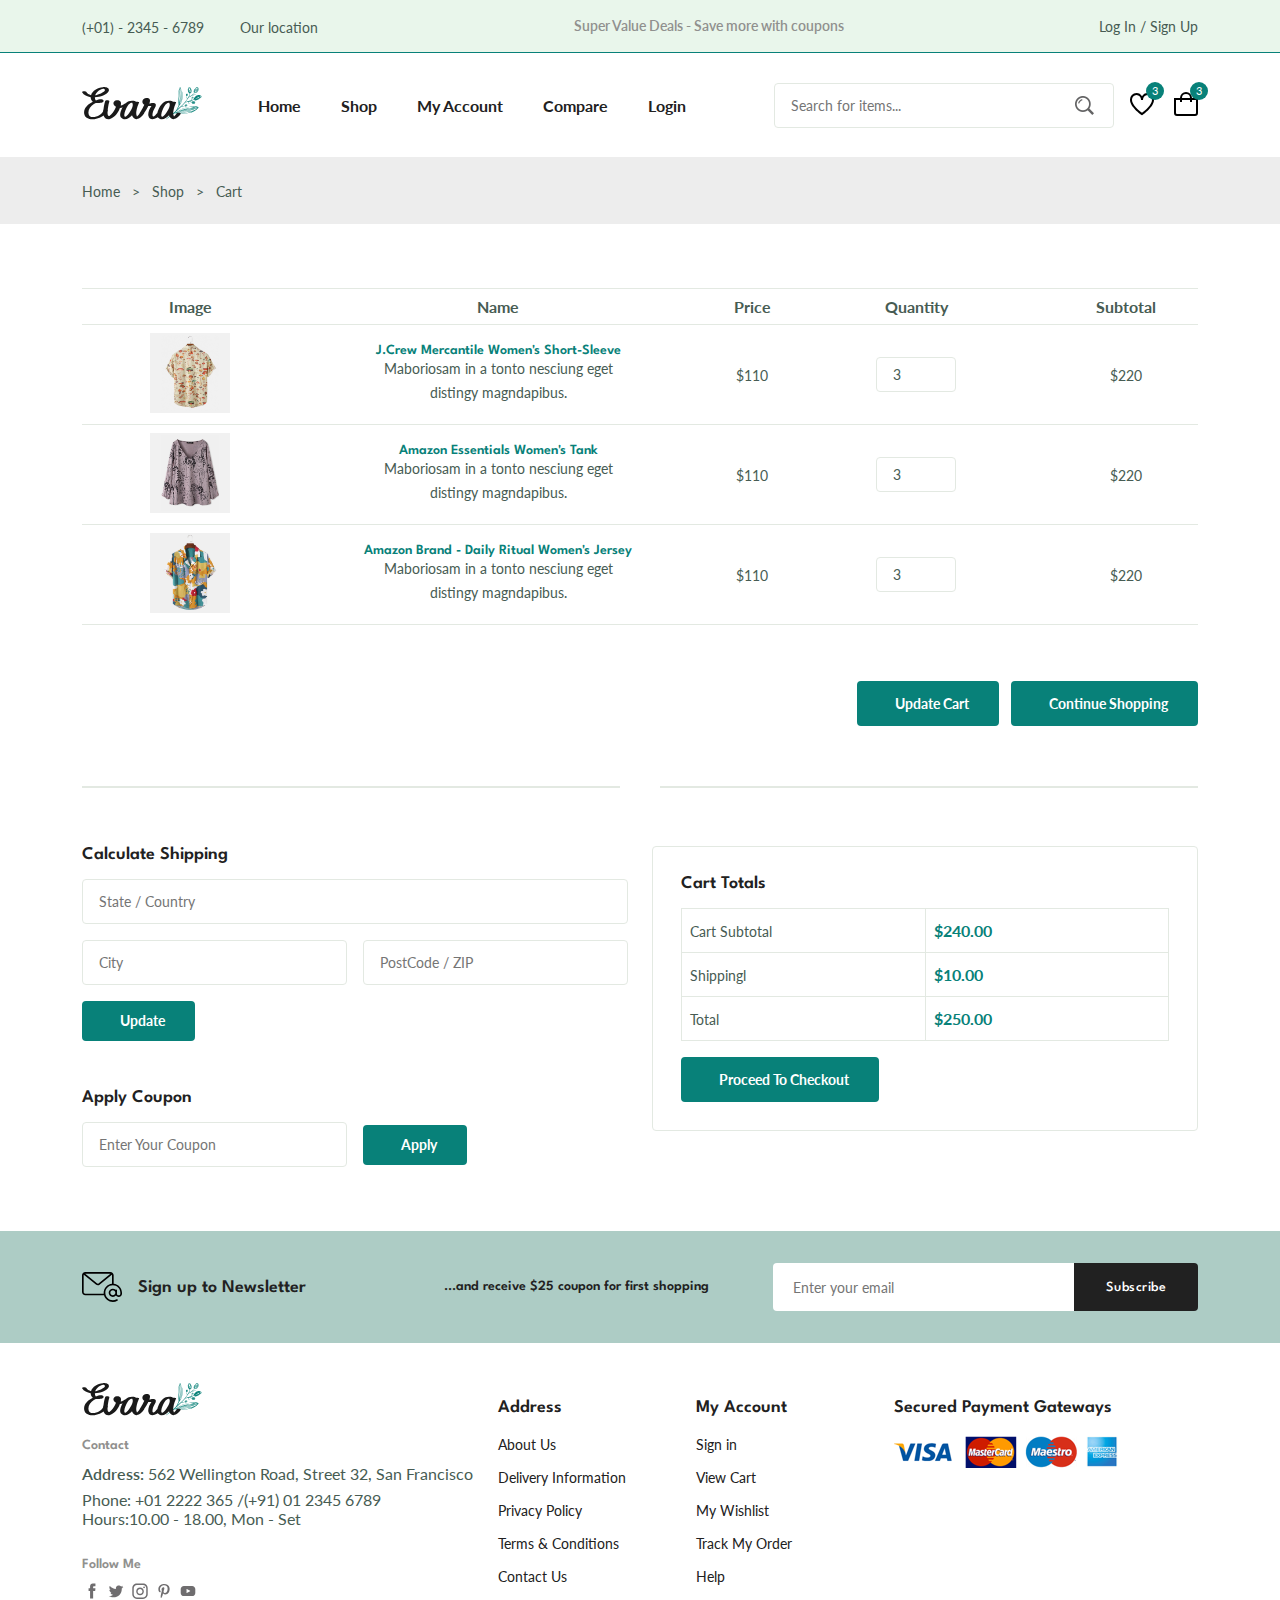
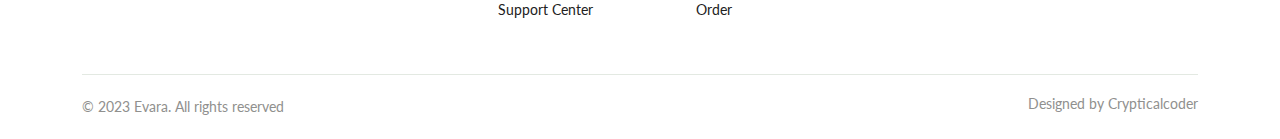
<file: cart.html>
<!DOCTYPE html>
<html lang="en">
  <head>
    <meta charset="UTF-8" />
    <meta name="viewport" content="width=device-width, initial-scale=1.0" />

    <!--=============== FLATICON ===============-->
    <link rel='stylesheet' href='https://cdn-uicons.flaticon.com/2.0.0/uicons-regular-straight/css/uicons-regular-straight.css'>

    <!--=============== SWIPER CSS ===============-->
    <link rel="stylesheet" href="https://cdn.jsdelivr.net/npm/swiper@9/swiper-bundle.min.css" />

    <!--=============== CSS ===============-->
    <link rel="stylesheet" href="assets/css/styles.css" />

    <title>Ecommerce Website</title>
  </head>
  <body>
    <!--=============== HEADER ===============-->
    <header class="header">
      <div class="header__top">
        <div class="header__container container">
          <div class="header__contact">
            <span>(+01) - 2345 - 6789</span>

            <span> Our location</span>
          </div>

          <p class="header__alert-news">
            Super Value Deals - Save more with coupons
          </p>

          <a href="login-register.html" class="header__top-action">
            Log In / Sign Up
          </a>
        </div>
      </div>

      <nav class="nav container">
        <a href="index.html" class="nav__logo">
          <img src="assets/img/logo.svg" alt="" class="nav__logo-img">
        </a>

        <div class="nav__menu" id="nav-menu">
          <ul class="nav__list">
            <li class="nav__item">
              <a href="index.html" class="nav__link">Home</a>
            </li>

            <li class="nav__item">
              <a href="shop.html" class="nav__link">Shop</a>
            </li>

            <li class="nav__item">
              <a href="accounts.html" class="nav__link">My Account</a>
            </li>

            <li class="nav__item">
              <a href="compare.html" class="nav__link">Compare</a>
            </li>

            <li class="nav__item">
              <a href="login-register.html" class="nav__link">Login</a>
            </li>
          </ul>

          <div class="header__search">
            <input type="text" placeholder="Search for items..." class="form__input">

            <button class="search__btn">
              <img src="assets/img/search.png" alt="">
            </button>
          </div>
        </div>

        <div class="header__user-actions">
          <a href="wishlist.html" class="header__action-btn">
            <img src="assets/img/icon-heart.svg" alt="">
            <span class="count">3</span>
          </a>

          <a href="cart.html" class="header__action-btn">
            <img src="assets/img/icon-cart.svg" alt="">
            <span class="count">3</span>
          </a>
        </div>
      </nav>
    </header>

    <!--=============== MAIN ===============-->
    <main class="main">
      <!--=============== BREADCRUMB ===============-->
      <section class="breadcrumb">
        <ul class="breadcrumb__list flex container">
          <li><a href="index.html" class="breadcrumb__link">Home</a></li>
          <li><span class="breadcrumb__link">></span></li>
          <li><span class="breadcrumb__link">Shop</span></li>
          <li><span class="breadcrumb__link">></span></li>
          <li><span class="breadcrumb__link">Cart</span></li>
        </ul>
      </section>

      <!--=============== CART ===============-->
      <section class="cart section--lg container">
        <div class="table__container">
          <table class="table">
            <tr>
              <th>Image</th>
              <th>Name</th>
              <th>Price</th>
              <th>Quantity</th>
              <th>Subtotal</th>
              <th>Remove</th>
            </tr>

            <tr>
              <td><img src="assets/img/product-1-2.jpg" alt="" class="table__img"></td>

              <td>
                <h3 class="table__title">J.Crew Mercantile Women's Short-Sleeve</h3>
                <p class="table__description">Maboriosam in a tonto nesciung eget distingy magndapibus.</p>
              </td>

              <td><span class="table__price">$110</span></td>

              <td><input type="number" value="3" class="quantity"></td>

              <td><span class="table__subtotal">$220</span></td>

              <td><i class="fi fi-rs-trash table__trash"></i></td>
            </tr>

            <tr>
              <td><img src="assets/img/product-7-1.jpg" alt="" class="table__img"></td>

              <td>
                <h3 class="table__title">Amazon Essentials Women's Tank</h3>
                <p class="table__description">Maboriosam in a tonto nesciung eget distingy magndapibus.</p>
              </td>

              <td><span class="table__price">$110</span></td>

              <td><input type="number" value="3" class="quantity"></td>

              <td><span class="table__subtotal">$220</span></td>

              <td><i class="fi fi-rs-trash table__trash"></i></td>
            </tr>

            <tr>
              <td><img src="assets/img/product-2-1.jpg" alt="" class="table__img"></td>

              <td>
                <h3 class="table__title">Amazon Brand - Daily Ritual Women's Jersey</h3>
                <p class="table__description">Maboriosam in a tonto nesciung eget distingy magndapibus.</p>
              </td>

              <td><span class="table__price">$110</span></td>

              <td><input type="number" value="3" class="quantity"></td>

              <td><span class="table__subtotal">$220</span></td>

              <td><i class="fi fi-rs-trash table__trash"></i></td>
            </tr>
          </table>
        </div>

        <div class="cart__actions">
          <a href="" class="btn flex btn--md">
            <i class="fi-rs-shuffle"></i> Update Cart
          </a>

          <a href="" class="btn flex btn--md">
            <i class="fi-rs-shopping-bag"></i> Continue Shopping
          </a>
        </div>

        <div class="divider">
          <i class="fi fi-rs-fingerprint"></i>
        </div>

        <div class="cart__group grid">
          <div>
            <div class="cart__shipping">
              <h3 class="section__title">Calculate Shipping</h3>

              <form action="" class="form grid">
                <input type="text" placeholder="State / Country" class="form__input">

                <div class="form__group grid">
                  <input type="text" placeholder="City" class="form__input">

                  <input type="text" placeholder="PostCode / ZIP" class="form__input">
                </div>

                <div class="form__btn">
                  <button class="btn flex btn--sm">
                    <i class="fi-rs-shuffle"></i> Update
                  </button>
                </div>
              </form>
            </div>

            <div class="cart__coupon">
              <h3 class="section__title">Apply Coupon</h3>

              <form action="" class="coupon__form form grid">
                <div class="form__group grid">
                  <input type="text" class="form__input" placeholder="Enter Your Coupon">

                  <div class="form__btn">
                    <button class="btn flex btn--sm">
                      <i class="fi-rs-label"></i> Apply
                    </button>
                  </div>
                </div>
              </form>
            </div>
          </div>

          <div class="cart__total">
            <h3 class="section__title">Cart Totals</h3>

            <table class="cart__total-table">
              <tr>
                <td><span class="cart__total-title">Cart Subtotal</span></td>
                <td><span class="cart__total-price">$240.00</span></td>
              </tr>

              <tr>
                <td><span class="cart__total-title">Shippingl</span></td>
                <td><span class="cart__total-price">$10.00</span></td>
              </tr>

              <tr>
                <td><span class="cart__total-title">Total</span></td>
                <td><span class="cart__total-price">$250.00</span></td>
              </tr>
            </table>

            <a href="checkout.html" class="btn flex btn--md">
              <i class="fi fi-rs-box-alt"></i> Proceed To Checkout
            </a>
          </div>
        </div>
      </section>

      <!--=============== NEWSLETTER ===============-->
      <section class="newsletter section">
        <div class="newsletter__container container grid">
          <h3 class="newsletter__title flex">
            <img src="assets/img/icon-email.svg" alt="" class="newsletter__icon">
            Sign up to Newsletter
          </h3>

          <p class="newsletter__description">...and receive $25 coupon for first shopping</p>

          <form action="" class="newsletter__form">
            <input type="text" placeholder="Enter your email" 
            class="newsletter__input">
            <button type="submit" class="newsletter__btn">Subscribe</button>
          </form>
        </div>
      </section>
    </main>

    <!--=============== FOOTER ===============-->
    <footer class="footer container">
      <div class="footer__container grid">
        <div class="footer__content">
          <a href="index.html" class="footer__logo">
            <img src="assets/img/logo.svg" alt="" class="footer__logo-img">
          </a>

          <h4 class="footer__subtitle">Contact</h4>

          <p class="footer__description"><span>Address:</span> 562 Wellington Road, Street 32, San Francisco</p>

          <span>Phone:</span> +01 2222 365 /(+91) 01 2345 6789</p>

          <span>Hours:</span>10.00 - 18.00, Mon - Set</p>

          <div class="footer__social">
            <h4 class="footer__subtitle">Follow Me</h4>

            <div class="footer__social-links flex">
              <a href="">
                <img src="assets/img/icon-facebook.svg" alt="" class="footer__social-icon">
              </a>

              <a href="">
                <img src="assets/img/icon-twitter.svg" alt="" class="footer__social-icon">
              </a>

              <a href="">
                <img src="assets/img/icon-instagram.svg" alt="" class="footer__social-icon">
              </a>

              <a href="">
                <img src="assets/img/icon-pinterest.svg" alt="" class="footer__social-icon">
              </a>

              <a href="">
                <img src="assets/img/icon-youtube.svg" alt="" class="footer__social-icon">
              </a>
            </div>
          </div>
        </div>

        <div class="footer__content">
          <h3 class="footer__title">Address</h3>

          <ul class="footer__links">
            <li><a href="" class="footer__link">About Us</a></li>
            <li><a href="" class="footer__link">Delivery Information</a></li>
            <li><a href="" class="footer__link">Privacy Policy</a></li>
            <li><a href="" class="footer__link">Terms & Conditions</a></li>
            <li><a href="" class="footer__link">Contact Us</a></li>
            <li><a href="" class="footer__link">Support Center</a></li>
          </ul>
        </div>

        <div class="footer__content">
          <h3 class="footer__title">My Account</h3>

          <ul class="footer__links">
            <li><a href="" class="footer__link">Sign in</a></li>
            <li><a href="" class="footer__link">View Cart</a></li>
            <li><a href="" class="footer__link">My Wishlist</a></li>
            <li><a href="" class="footer__link">Track My Order</a></li>
            <li><a href="" class="footer__link">Help</a></li>
            <li><a href="" class="footer__link">Order</a></li>
          </ul>
        </div>

        <div class="footer__content">
          <h3 class="footer__title">Secured Payment Gateways</h3>

          <img src="assets/img/payment-method.png" alt="" class="payment__img">
        </div>
      </div>

      <div class="footer__bottom">
        <p class="copyright">&copy; 2023 Evara. All rights reserved</p>
        <span class="designer">Designed by Crypticalcoder</span>
      </div>
    </footer>

    <!--=============== SWIPER JS ===============-->
    <script src="https://cdn.jsdelivr.net/npm/swiper@9/swiper-bundle.min.js"></script>

    <!--=============== MAIN JS ===============-->
    <script src="assets/js/main.js"></script>
  </body>
</html>
</file>
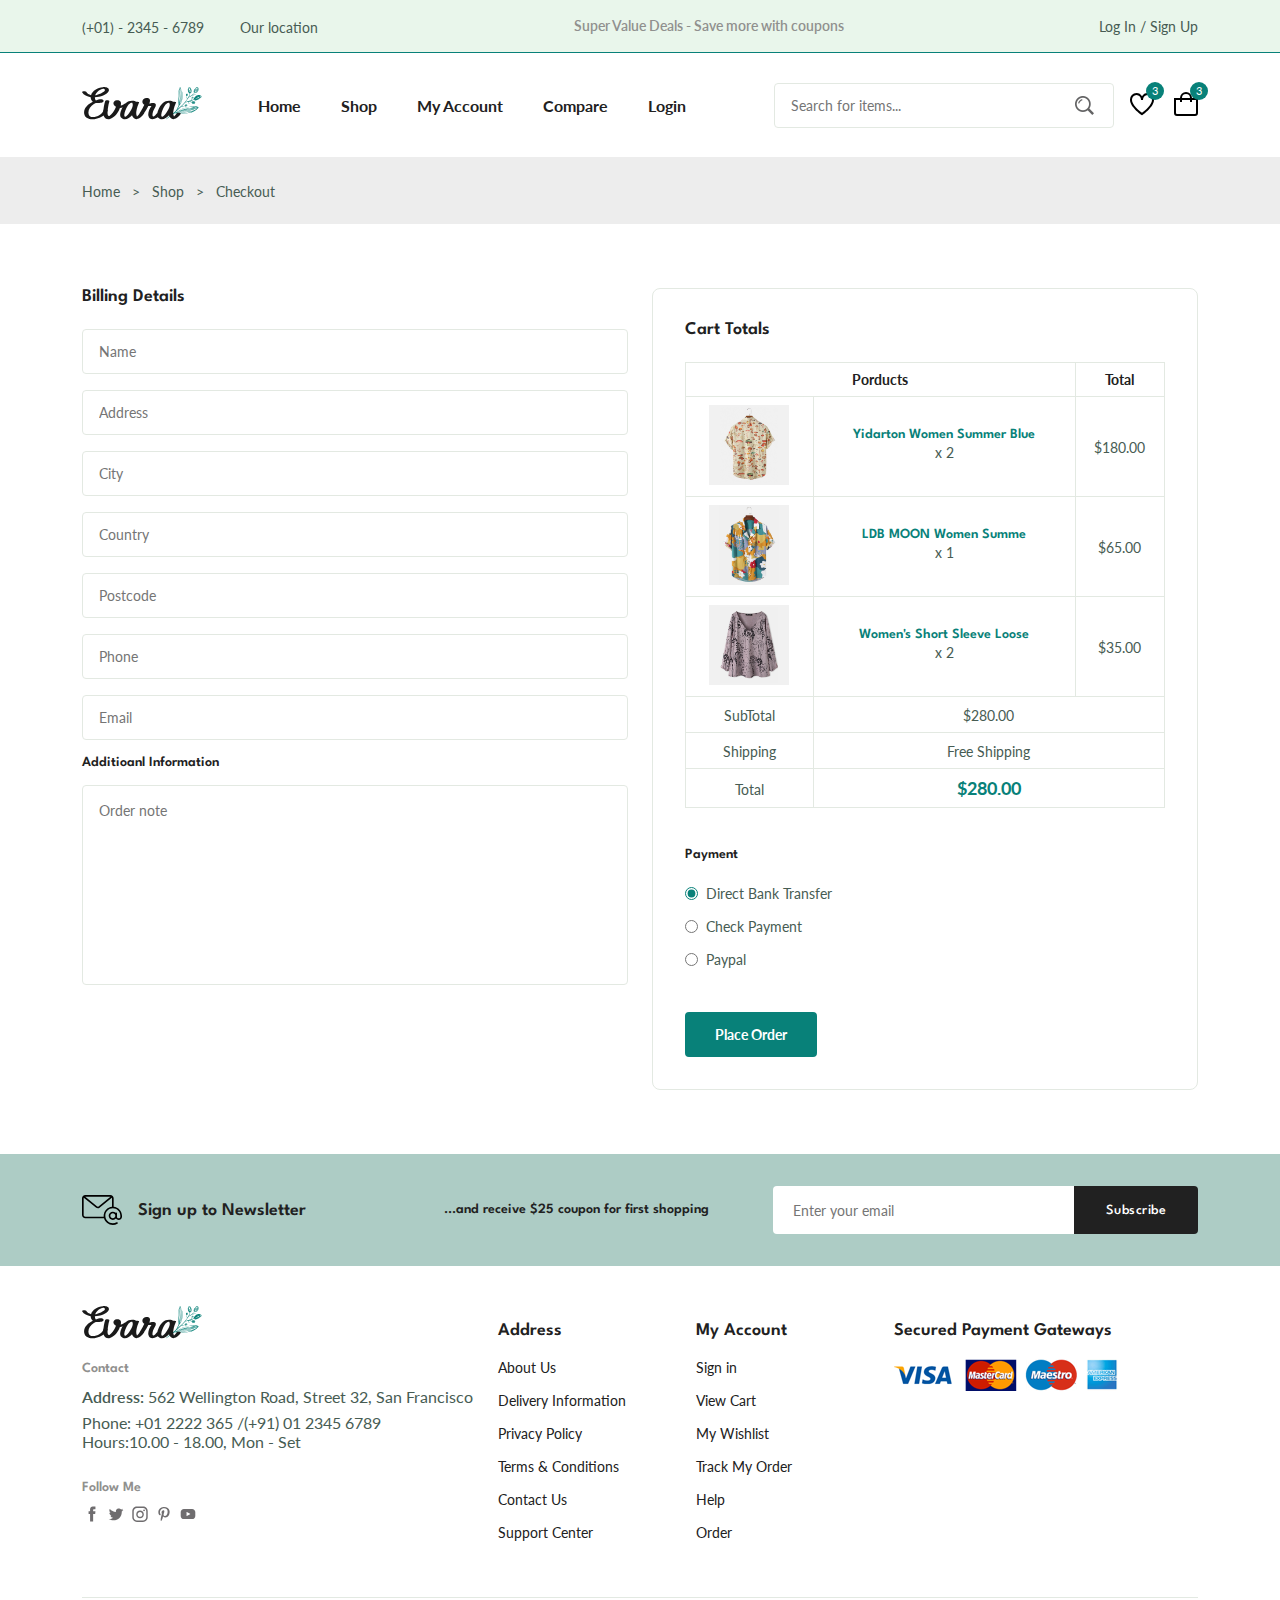
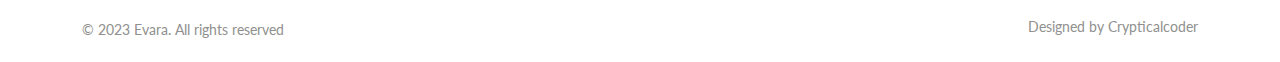
<file: checkout.html>
<!DOCTYPE html>
<html lang="en">
  <head>
    <meta charset="UTF-8" />
    <meta name="viewport" content="width=device-width, initial-scale=1.0" />

    <!--=============== FLATICON ===============-->
    <link rel='stylesheet' href='https://cdn-uicons.flaticon.com/2.0.0/uicons-regular-straight/css/uicons-regular-straight.css'>

    <!--=============== SWIPER CSS ===============-->
    <link rel="stylesheet" href="https://cdn.jsdelivr.net/npm/swiper@9/swiper-bundle.min.css" />

    <!--=============== CSS ===============-->
    <link rel="stylesheet" href="assets/css/styles.css" />

    <title>Ecommerce Website</title>
  </head>
  <body>
    <!--=============== HEADER ===============-->
    <header class="header">
      <div class="header__top">
        <div class="header__container container">
          <div class="header__contact">
            <span>(+01) - 2345 - 6789</span>

            <span> Our location</span>
          </div>

          <p class="header__alert-news">
            Super Value Deals - Save more with coupons
          </p>

          <a href="login-register.html" class="header__top-action">
            Log In / Sign Up
          </a>
        </div>
      </div>

      <nav class="nav container">
        <a href="index.html" class="nav__logo">
          <img src="assets/img/logo.svg" alt="" class="nav__logo-img">
        </a>

        <div class="nav__menu" id="nav-menu">
          <ul class="nav__list">
            <li class="nav__item">
              <a href="index.html" class="nav__link">Home</a>
            </li>

            <li class="nav__item">
              <a href="shop.html" class="nav__link">Shop</a>
            </li>

            <li class="nav__item">
              <a href="accounts.html" class="nav__link">My Account</a>
            </li>

            <li class="nav__item">
              <a href="compare.html" class="nav__link">Compare</a>
            </li>

            <li class="nav__item">
              <a href="login-register.html" class="nav__link">Login</a>
            </li>
          </ul>

          <div class="header__search">
            <input type="text" placeholder="Search for items..." class="form__input">

            <button class="search__btn">
              <img src="assets/img/search.png" alt="">
            </button>
          </div>
        </div>

        <div class="header__user-actions">
          <a href="wishlist.html" class="header__action-btn">
            <img src="assets/img/icon-heart.svg" alt="">
            <span class="count">3</span>
          </a>

          <a href="cart.html" class="header__action-btn">
            <img src="assets/img/icon-cart.svg" alt="">
            <span class="count">3</span>
          </a>
        </div>
      </nav>
    </header>

    <!--=============== MAIN ===============-->
    <main class="main">
      <!--=============== BREADCRUMB ===============-->
      <section class="breadcrumb">
        <ul class="breadcrumb__list flex container">
          <li><a href="index.html" class="breadcrumb__link">Home</a></li>
          <li><span class="breadcrumb__link">></span></li>
          <li><span class="breadcrumb__link">Shop</span></li>
          <li><span class="breadcrumb__link">></span></li>
          <li><span class="breadcrumb__link">Checkout</span></li>
        </ul>
      </section>

      <!--=============== CHECKOUT ===============-->
      <section class="checkout section--lg">
        <div class="checkout__container container grid">
          <div class="checkout__group">
            <h3 class="section__title">Billing Details</h3>

            <form action="" class="form grid">
              <input type="text" placeholder="Name" class="form__input">

              <input type="text" placeholder="Address" class="form__input">

              <input type="text" placeholder="City" class="form__input">

              <input type="text" placeholder="Country" class="form__input">

              <input type="text" placeholder="Postcode" class="form__input">

              <input type="text" placeholder="Phone" class="form__input">

              <input type="email" placeholder="Email" class="form__input">

              <h3 class="checkout__title">Additioanl Information</h3>

              <textarea name="" placeholder="Order note" id="" cols="30" rows="10" class="form__input textarea"></textarea>
            </form>
          </div>

          <div class="checkout__group">
            <h3 class="section__title">Cart Totals</h3>

            <table class="order__table">
              <tr>
                <th colspan="2">Porducts</th>
                <th>Total</th>
              </tr>

              <tr>
                <td><img src="assets/img/product-1-2.jpg" alt="" class="order__img"></td>

                <td>
                  <h3 class="table__title">Yidarton Women Summer Blue</h3>
                  <p class="table__quantity">x 2</p>
                </td>

                <td><span class="table__price">$180.00</span></td>
              </tr>

              <tr>
                <td><img src="assets/img/product-2-1.jpg" alt="" class="order__img"></td>

                <td>
                  <h3 class="table__title">LDB MOON Women Summe</h3>
                  <p class="table__quantity">x 1</p>
                </td>

                <td><span class="table__price">$65.00</span></td>
              </tr>

              <tr>
                <td><img src="assets/img/product-7-1.jpg" alt="" class="order__img"></td>

                <td>
                  <h3 class="table__title">Women's Short Sleeve Loose</h3>
                  <p class="table__quantity">x 2</p>
                </td>

                <td><span class="table__price">$35.00</span></td>
              </tr>

              <tr>
                <td><span class="order__subtitle">SubTotal</span></td>
                <td colspan="2"><span class="table__price">$280.00</span></td>
              </tr>

              <tr>
                <td><span class="order__subtitle">Shipping</span></td>
                <td colspan="2"><span class="table__price">Free Shipping</span></td>
              </tr>

              <tr>
                <td><span class="order__subtitle">Total</span></td>
                <td colspan="2"><span class="order__grand-total">$280.00</span></td>
              </tr>
            </table>

            <div class="payment__methods">
              <h3 class="checkout__title payment__title">Payment</h3>

              <div class="payment__option flex">
                <input type="radio" name="radio" checked class="payment__input">
                <label for="" class="payment__label">Direct Bank Transfer</label>
              </div>

              <div class="payment__option flex">
                <input type="radio" name="radio" class="payment__input">
                <label for="" class="payment__label">Check Payment</label>
              </div>

              <div class="payment__option flex">
                <input type="radio" name="radio" class="payment__input">
                <label for="" class="payment__label">Paypal</label>
              </div>
            </div>

            <button class="btn btn--md">Place Order</button>
          </div>
        </div>
      </section>

      <!--=============== NEWSLETTER ===============-->
      <section class="newsletter section">
        <div class="newsletter__container container grid">
          <h3 class="newsletter__title flex">
            <img src="assets/img/icon-email.svg" alt="" class="newsletter__icon">
            Sign up to Newsletter
          </h3>

          <p class="newsletter__description">...and receive $25 coupon for first shopping</p>

          <form action="" class="newsletter__form">
            <input type="text" placeholder="Enter your email" 
            class="newsletter__input">
            <button type="submit" class="newsletter__btn">Subscribe</button>
          </form>
        </div>
      </section>
    </main>

    <!--=============== FOOTER ===============-->
    <footer class="footer container">
      <div class="footer__container grid">
        <div class="footer__content">
          <a href="index.html" class="footer__logo">
            <img src="assets/img/logo.svg" alt="" class="footer__logo-img">
          </a>

          <h4 class="footer__subtitle">Contact</h4>

          <p class="footer__description"><span>Address:</span> 562 Wellington Road, Street 32, San Francisco</p>

          <span>Phone:</span> +01 2222 365 /(+91) 01 2345 6789</p>

          <span>Hours:</span>10.00 - 18.00, Mon - Set</p>

          <div class="footer__social">
            <h4 class="footer__subtitle">Follow Me</h4>

            <div class="footer__social-links flex">
              <a href="">
                <img src="assets/img/icon-facebook.svg" alt="" class="footer__social-icon">
              </a>

              <a href="">
                <img src="assets/img/icon-twitter.svg" alt="" class="footer__social-icon">
              </a>

              <a href="">
                <img src="assets/img/icon-instagram.svg" alt="" class="footer__social-icon">
              </a>

              <a href="">
                <img src="assets/img/icon-pinterest.svg" alt="" class="footer__social-icon">
              </a>

              <a href="">
                <img src="assets/img/icon-youtube.svg" alt="" class="footer__social-icon">
              </a>
            </div>
          </div>
        </div>

        <div class="footer__content">
          <h3 class="footer__title">Address</h3>

          <ul class="footer__links">
            <li><a href="" class="footer__link">About Us</a></li>
            <li><a href="" class="footer__link">Delivery Information</a></li>
            <li><a href="" class="footer__link">Privacy Policy</a></li>
            <li><a href="" class="footer__link">Terms & Conditions</a></li>
            <li><a href="" class="footer__link">Contact Us</a></li>
            <li><a href="" class="footer__link">Support Center</a></li>
          </ul>
        </div>

        <div class="footer__content">
          <h3 class="footer__title">My Account</h3>

          <ul class="footer__links">
            <li><a href="" class="footer__link">Sign in</a></li>
            <li><a href="" class="footer__link">View Cart</a></li>
            <li><a href="" class="footer__link">My Wishlist</a></li>
            <li><a href="" class="footer__link">Track My Order</a></li>
            <li><a href="" class="footer__link">Help</a></li>
            <li><a href="" class="footer__link">Order</a></li>
          </ul>
        </div>

        <div class="footer__content">
          <h3 class="footer__title">Secured Payment Gateways</h3>

          <img src="assets/img/payment-method.png" alt="" class="payment__img">
        </div>
      </div>

      <div class="footer__bottom">
        <p class="copyright">&copy; 2023 Evara. All rights reserved</p>
        <span class="designer">Designed by Crypticalcoder</span>
      </div>
    </footer>

    <!--=============== SWIPER JS ===============-->
    <script src="https://cdn.jsdelivr.net/npm/swiper@9/swiper-bundle.min.js"></script>

    <!--=============== MAIN JS ===============-->
    <script src="assets/js/main.js"></script>
  </body>
</html>
</file>
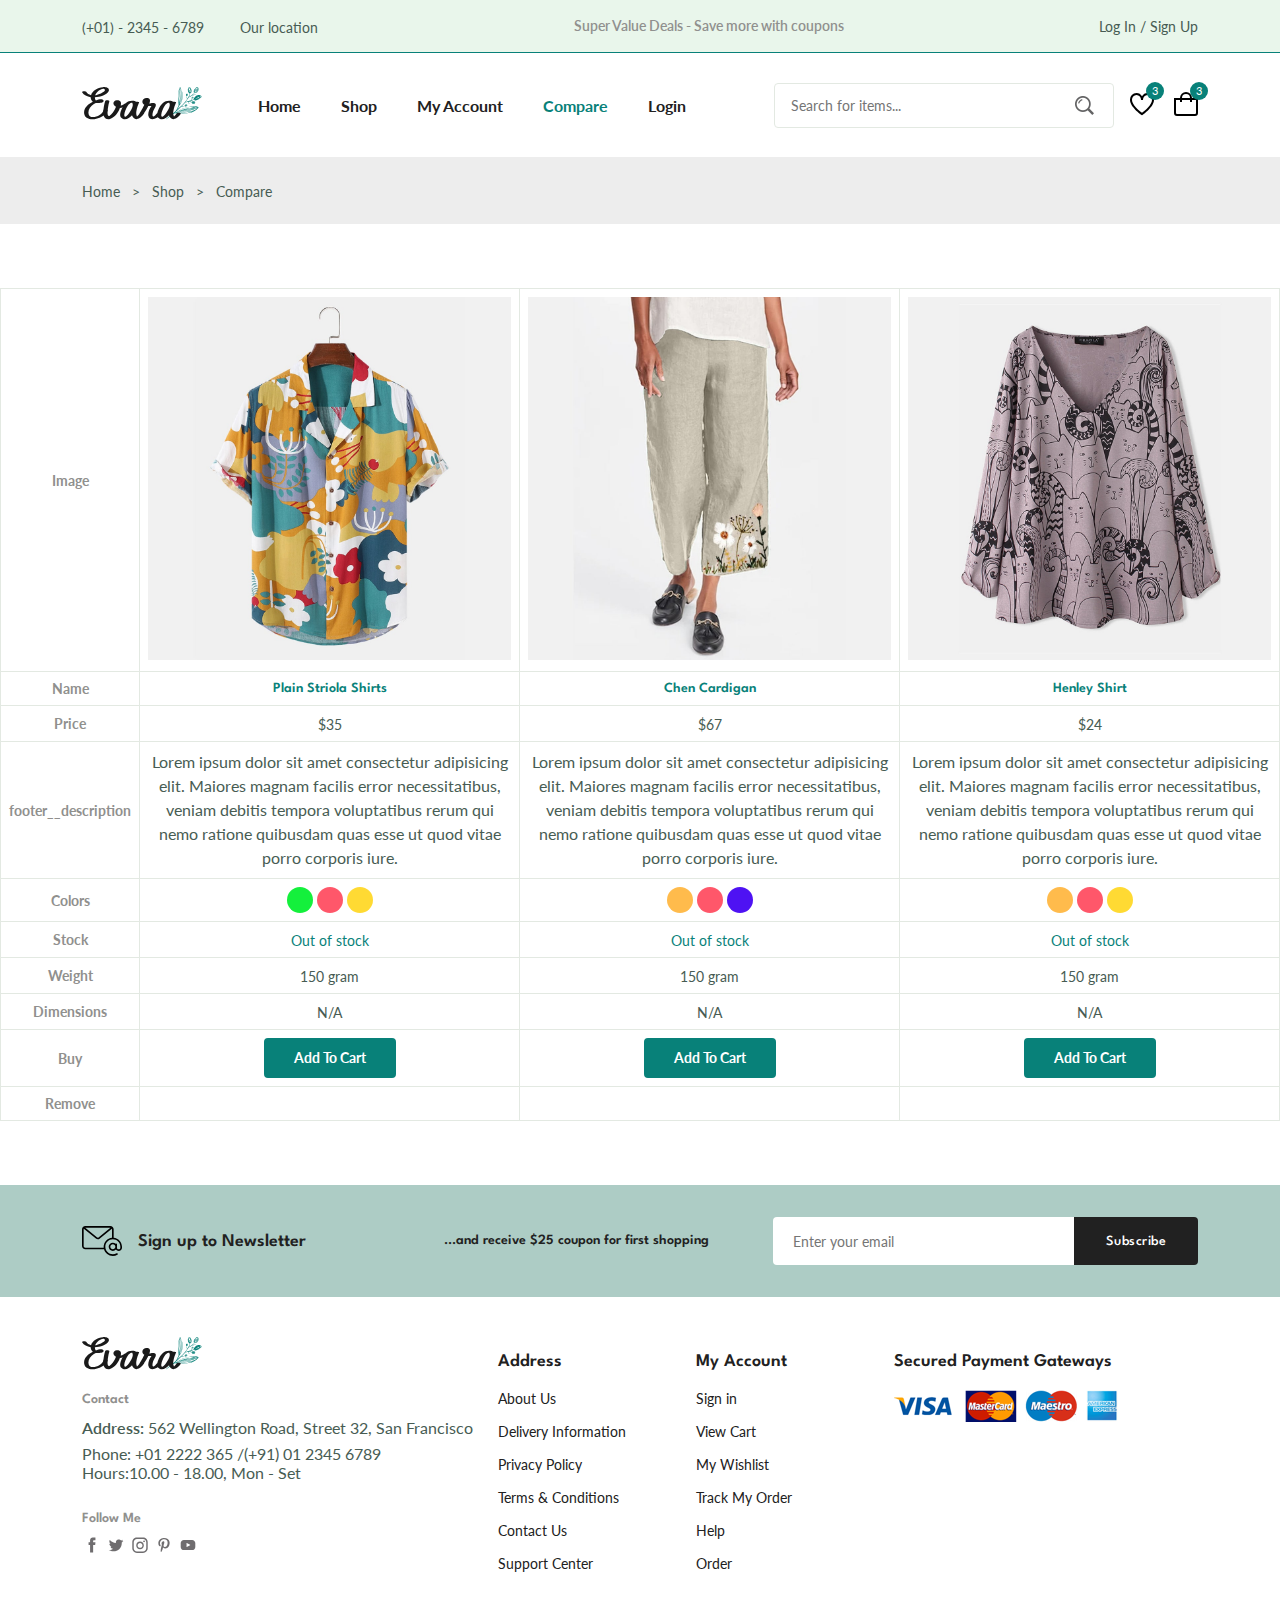
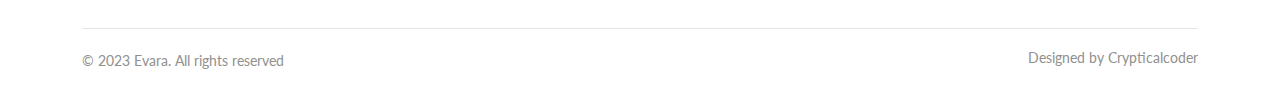
<file: compare.html>
<!DOCTYPE html>
<html lang="en">
  <head>
    <meta charset="UTF-8" />
    <meta name="viewport" content="width=device-width, initial-scale=1.0" />

    <!--=============== FLATICON ===============-->
    <link rel='stylesheet' href='https://cdn-uicons.flaticon.com/2.0.0/uicons-regular-straight/css/uicons-regular-straight.css'>

    <!--=============== SWIPER CSS ===============-->
    <link rel="stylesheet" href="https://cdn.jsdelivr.net/npm/swiper@9/swiper-bundle.min.css" />

    <!--=============== CSS ===============-->
    <link rel="stylesheet" href="assets/css/styles.css" />

    <title>Ecommerce Website</title>
  </head>
  <body>
    <!--=============== HEADER ===============-->
    <header class="header">
      <div class="header__top">
        <div class="header__container container">
          <div class="header__contact">
            <span>(+01) - 2345 - 6789</span>

            <span> Our location</span>
          </div>

          <p class="header__alert-news">
            Super Value Deals - Save more with coupons
          </p>

          <a href="login-register.html" class="header__top-action">
            Log In / Sign Up
          </a>
        </div>
      </div>

      <nav class="nav container">
        <a href="index.html" class="nav__logo">
          <img src="assets/img/logo.svg" alt="" class="nav__logo-img">
        </a>

        <div class="nav__menu" id="nav-menu">
          <ul class="nav__list">
            <li class="nav__item">
              <a href="index.html" class="nav__link">Home</a>
            </li>

            <li class="nav__item">
              <a href="shop.html" class="nav__link">Shop</a>
            </li>

            <li class="nav__item">
              <a href="accounts.html" class="nav__link">My Account</a>
            </li>

            <li class="nav__item">
              <a href="compare.html" class="nav__link active-link">Compare</a>
            </li>

            <li class="nav__item">
              <a href="login-register.html" class="nav__link">Login</a>
            </li>
          </ul>

          <div class="header__search">
            <input type="text" placeholder="Search for items..." class="form__input">

            <button class="search__btn">
              <img src="assets/img/search.png" alt="">
            </button>
          </div>
        </div>

        <div class="header__user-actions">
          <a href="wishlist.html" class="header__action-btn">
            <img src="assets/img/icon-heart.svg" alt="">
            <span class="count">3</span>
          </a>

          <a href="cart.html" class="header__action-btn">
            <img src="assets/img/icon-cart.svg" alt="">
            <span class="count">3</span>
          </a>
        </div>
      </nav>
    </header>

    <!--=============== MAIN ===============-->
    <main class="main">
      <!--=============== BREADCRUMB ===============-->
      <section class="breadcrumb">
        <ul class="breadcrumb__list flex container">
          <li><a href="index.html" class="breadcrumb__link">Home</a></li>
          <li><span class="breadcrumb__link">></span></li>
          <li><span class="breadcrumb__link">Shop</span></li>
          <li><span class="breadcrumb__link">></span></li>
          <li><span class="breadcrumb__link">Compare</span></li>
        </ul>
      </section>

      <!--=============== COMPARE ===============-->
      <section class="compare section--lg">
        <table class="compare__table">
          <tr>
            <th>Image</th>
            <td><img src="assets/img/product-2-1.jpg" alt="" class="compare__img"></td>

            <td><img src="assets/img/product-4-1.jpg" alt="" class="compare__img"></td>

            <td><img src="assets/img/product-7-1.jpg" alt="" class="compare__img"></td>
          </tr>

          <tr>
            <th>Name</th>
            <td><h3 class="table__title">Plain Striola Shirts</h3></td>
            <td><h3 class="table__title">Chen Cardigan</h3></td>
            <td><h3 class="table__title">Henley Shirt</h3></td>
          </tr>

          <tr>
            <th>Price</th>
            <td><span class="table__price">$35</span></td>
            <td><span class="table__price">$67</span></td>
            <td><span class="table__price">$24</span></td>
          </tr>

          <tr>
            <th>footer__description</th>
            <td>
              <p>Lorem ipsum dolor sit amet consectetur adipisicing elit.
               Maiores magnam facilis error necessitatibus, 
              veniam debitis tempora voluptatibus rerum qui nemo ratione 
              quibusdam quas esse ut quod vitae porro corporis iure.
            </p>
            </td>
            <td>
              <p>Lorem ipsum dolor sit amet consectetur adipisicing elit.
               Maiores magnam facilis error necessitatibus, 
              veniam debitis tempora voluptatibus rerum qui nemo ratione 
              quibusdam quas esse ut quod vitae porro corporis iure.
            </p>
            </td>

            <td>
              <p>Lorem ipsum dolor sit amet consectetur adipisicing elit.
               Maiores magnam facilis error necessitatibus, 
              veniam debitis tempora voluptatibus rerum qui nemo ratione 
              quibusdam quas esse ut quod vitae porro corporis iure.
            </p>
            </td>
          </tr>

          <tr>
            <th>Colors</th>
            <td>
             <ul class="color__list comapre__colors">
              <li>
                <a href="#" class="color__link" style="background-color: hsl(131, 88%, 51%);"></a>
              </li>

              <li>
                <a href="#" class="color__link" style="background-color: hsl(353, 100%, 67%);"></a>
              </li>

              <li>
                <a href="#" class="color__link" style="background-color: hsl(49, 100%, 60%);"></a>
              </li>
             </ul>
            </td>

            <td>
              <ul class="color__list comapre__colors">
               <li>
                 <a href="#" class="color__link" style="background-color: hsl(37, 100%, 65%);"></a>
               </li>
 
               <li>
                 <a href="#" class="color__link" style="background-color: hsl(353, 100%, 67%);"></a>
               </li>
 
               <li>
                 <a href="#" class="color__link" style="background-color: hsl(256, 90%, 51%);"></a>
               </li>
              </ul>
             </td>

             <td>
              <ul class="color__list comapre__colors">
               <li>
                 <a href="#" class="color__link" style="background-color: hsl(37, 100%, 65%);"></a>
               </li>
 
               <li>
                 <a href="#" class="color__link" style="background-color: hsl(353, 100%, 67%);"></a>
               </li>
 
               <li>
                 <a href="#" class="color__link" style="background-color: hsl(49, 100%, 60%);"></a>
               </li>
              </ul>
             </td>
          </tr>

          <tr>
            <th>Stock</th>
            <td><span class="table__stock">Out of stock</span></td>
            <td><span class="table__stock">Out of stock</span></td>
            <td><span class="table__stock">Out of stock</span></td>
          </tr>

          <tr>
            <th>Weight</th>
            <td><span class="table__weight">150 gram</span></td>
            <td><span class="table__weight">150 gram</span></td>
            <td><span class="table__weight">150 gram</span></td>
          </tr>

          <tr>
            <th>Dimensions</th>
            <td><span class="table__dimension">N/A</span></td>
            <td><span class="table__dimension">N/A</span></td>
            <td><span class="table__dimension">N/A</span></td>
          </tr>

          <tr>
            <th>Buy</th>
            <td><a href="" class="btn btn--sm">Add To Cart</a></td>
            <td><a href="" class="btn btn--sm">Add To Cart</a></td>
            <td><a href="" class="btn btn--sm">Add To Cart</a></td>
          </tr>

          <tr>
            <th>Remove</th>
            <td><i class="fi fi-rs-trash table__trash"></i></td>
            <td><i class="fi fi-rs-trash table__trash"></i></td>
            <td><i class="fi fi-rs-trash table__trash"></i></td>
          </tr>
        </table>
      </section>

      <!--=============== NEWSLETTER ===============-->
      <section class="newsletter section">
        <div class="newsletter__container container grid">
          <h3 class="newsletter__title flex">
            <img src="assets/img/icon-email.svg" alt="" class="newsletter__icon">
            Sign up to Newsletter
          </h3>

          <p class="newsletter__description">...and receive $25 coupon for first shopping</p>

          <form action="" class="newsletter__form">
            <input type="text" placeholder="Enter your email" 
            class="newsletter__input">
            <button type="submit" class="newsletter__btn">Subscribe</button>
          </form>
        </div>
      </section>
    </main>

    <!--=============== FOOTER ===============-->
    <footer class="footer container">
      <div class="footer__container grid">
        <div class="footer__content">
          <a href="index.html" class="footer__logo">
            <img src="assets/img/logo.svg" alt="" class="footer__logo-img">
          </a>

          <h4 class="footer__subtitle">Contact</h4>

          <p class="footer__description"><span>Address:</span> 562 Wellington Road, Street 32, San Francisco</p>

          <span>Phone:</span> +01 2222 365 /(+91) 01 2345 6789</p>

          <span>Hours:</span>10.00 - 18.00, Mon - Set</p>

          <div class="footer__social">
            <h4 class="footer__subtitle">Follow Me</h4>

            <div class="footer__social-links flex">
              <a href="">
                <img src="assets/img/icon-facebook.svg" alt="" class="footer__social-icon">
              </a>

              <a href="">
                <img src="assets/img/icon-twitter.svg" alt="" class="footer__social-icon">
              </a>

              <a href="">
                <img src="assets/img/icon-instagram.svg" alt="" class="footer__social-icon">
              </a>

              <a href="">
                <img src="assets/img/icon-pinterest.svg" alt="" class="footer__social-icon">
              </a>

              <a href="">
                <img src="assets/img/icon-youtube.svg" alt="" class="footer__social-icon">
              </a>
            </div>
          </div>
        </div>

        <div class="footer__content">
          <h3 class="footer__title">Address</h3>

          <ul class="footer__links">
            <li><a href="" class="footer__link">About Us</a></li>
            <li><a href="" class="footer__link">Delivery Information</a></li>
            <li><a href="" class="footer__link">Privacy Policy</a></li>
            <li><a href="" class="footer__link">Terms & Conditions</a></li>
            <li><a href="" class="footer__link">Contact Us</a></li>
            <li><a href="" class="footer__link">Support Center</a></li>
          </ul>
        </div>

        <div class="footer__content">
          <h3 class="footer__title">My Account</h3>

          <ul class="footer__links">
            <li><a href="" class="footer__link">Sign in</a></li>
            <li><a href="" class="footer__link">View Cart</a></li>
            <li><a href="" class="footer__link">My Wishlist</a></li>
            <li><a href="" class="footer__link">Track My Order</a></li>
            <li><a href="" class="footer__link">Help</a></li>
            <li><a href="" class="footer__link">Order</a></li>
          </ul>
        </div>

        <div class="footer__content">
          <h3 class="footer__title">Secured Payment Gateways</h3>

          <img src="assets/img/payment-method.png" alt="" class="payment__img">
        </div>
      </div>

      <div class="footer__bottom">
        <p class="copyright">&copy; 2023 Evara. All rights reserved</p>
        <span class="designer">Designed by Crypticalcoder</span>
      </div>
    </footer>

    <!--=============== SWIPER JS ===============-->
    <script src="https://cdn.jsdelivr.net/npm/swiper@9/swiper-bundle.min.js"></script>

    <!--=============== MAIN JS ===============-->
    <script src="assets/js/main.js"></script>
  </body>
</html>
</file>
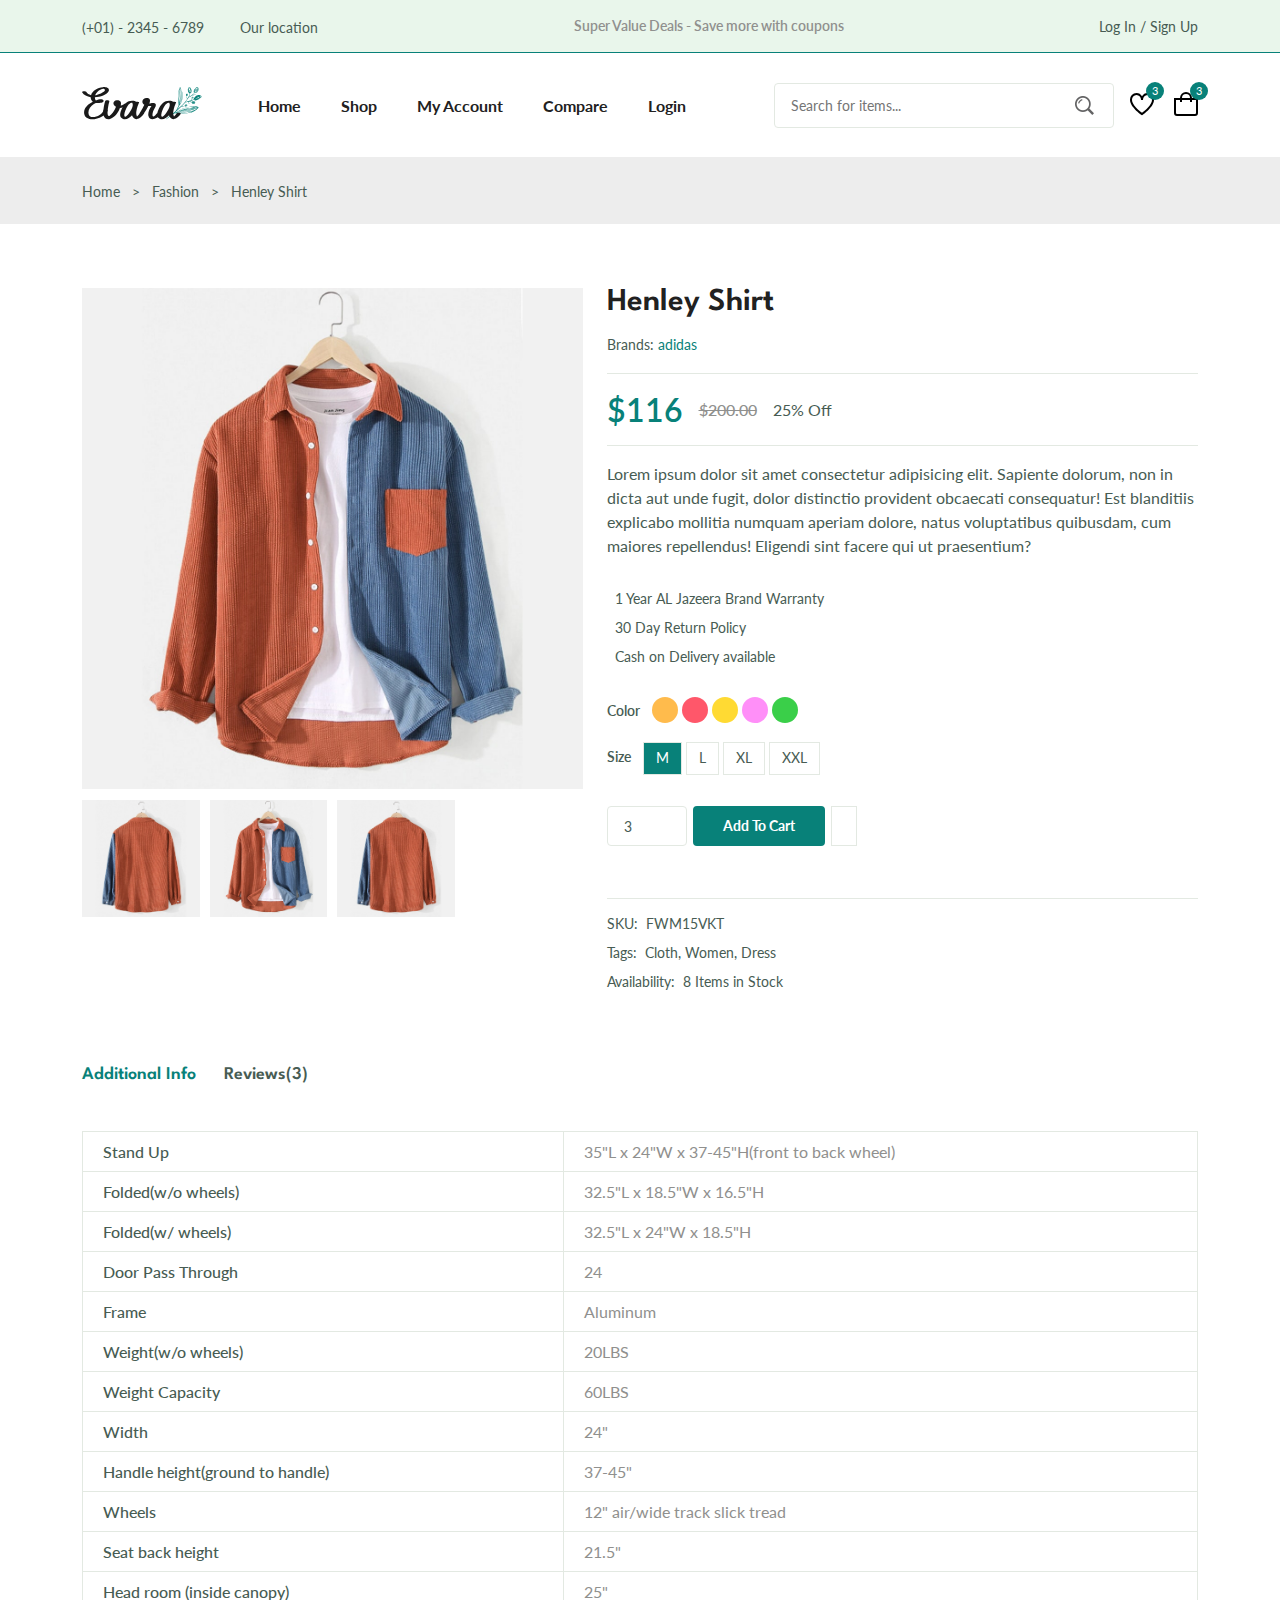
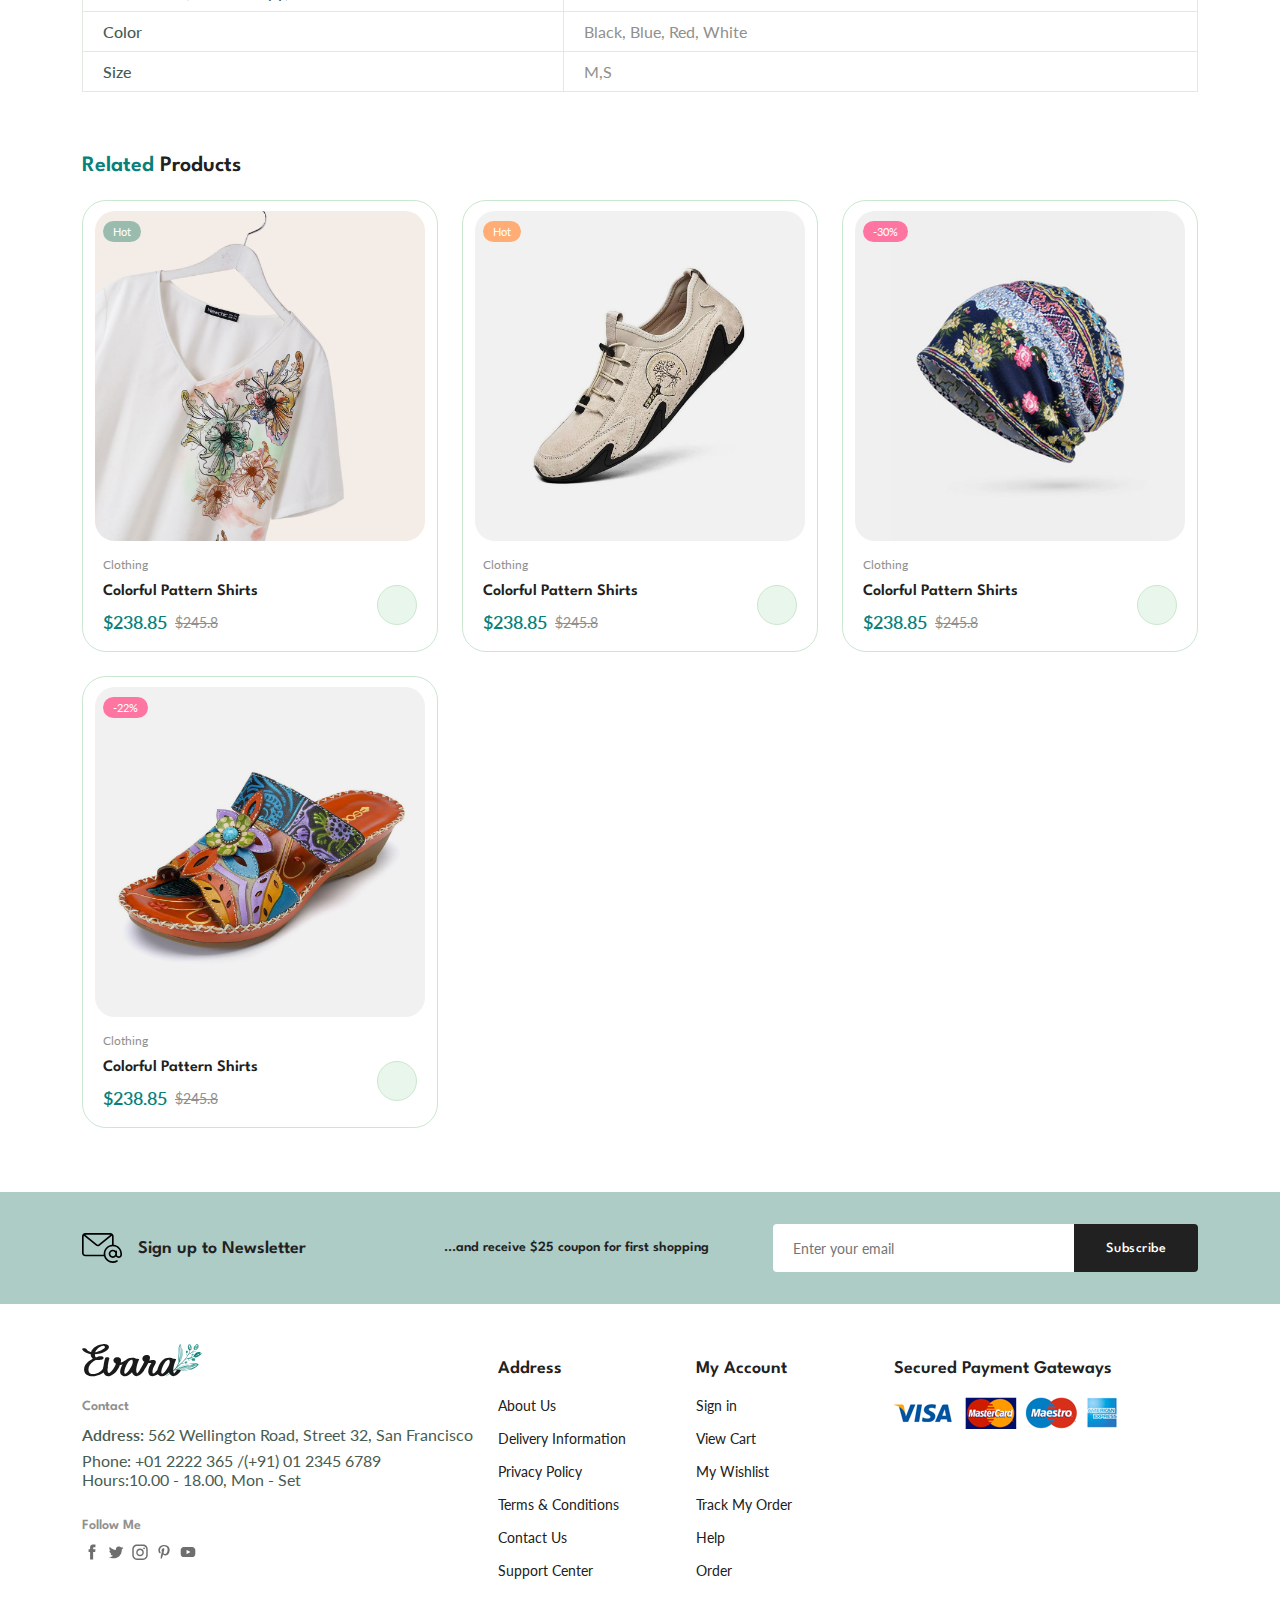
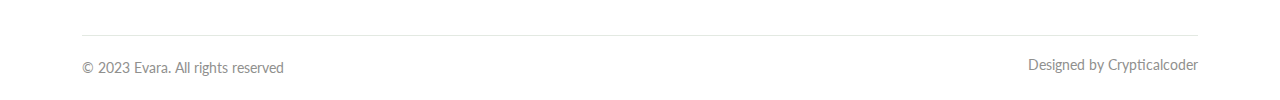
<file: details.html>
<!DOCTYPE html>
<html lang="en">
  <head>
    <meta charset="UTF-8" />
    <meta name="viewport" content="width=device-width, initial-scale=1.0" />

    <!--=============== FLATICON ===============-->
    <link rel='stylesheet' href='https://cdn-uicons.flaticon.com/2.0.0/uicons-regular-straight/css/uicons-regular-straight.css'>

    <!--=============== SWIPER CSS ===============-->
    <link rel="stylesheet" href="https://cdn.jsdelivr.net/npm/swiper@9/swiper-bundle.min.css" />

    <!--=============== CSS ===============-->
    <link rel="stylesheet" href="assets/css/styles.css" />

    <title>Ecommerce Website</title>
  </head>
  <body>
    <!--=============== HEADER ===============-->
    <header class="header">
      <div class="header__top">
        <div class="header__container container">
          <div class="header__contact">
            <span>(+01) - 2345 - 6789</span>

            <span> Our location</span>
          </div>

          <p class="header__alert-news">
            Super Value Deals - Save more with coupons
          </p>

          <a href="login-register.html" class="header__top-action">
            Log In / Sign Up
          </a>
        </div>
      </div>

      <nav class="nav container">
        <a href="index.html" class="nav__logo">
          <img src="assets/img/logo.svg" alt="" class="nav__logo-img">
        </a>

        <div class="nav__menu" id="nav-menu">
          <ul class="nav__list">
            <li class="nav__item">
              <a href="index.html" class="nav__link">Home</a>
            </li>

            <li class="nav__item">
              <a href="shop.html" class="nav__link">Shop</a>
            </li>

            <li class="nav__item">
              <a href="accounts.html" class="nav__link">My Account</a>
            </li>

            <li class="nav__item">
              <a href="compare.html" class="nav__link">Compare</a>
            </li>

            <li class="nav__item">
              <a href="login-register.html" class="nav__link">Login</a>
            </li>
          </ul>

          <div class="header__search">
            <input type="text" placeholder="Search for items..." class="form__input">

            <button class="search__btn">
              <img src="assets/img/search.png" alt="">
            </button>
          </div>
        </div>

        <div class="header__user-actions">
          <a href="wishlist.html" class="header__action-btn">
            <img src="assets/img/icon-heart.svg" alt="">
            <span class="count">3</span>
          </a>

          <a href="cart.html" class="header__action-btn">
            <img src="assets/img/icon-cart.svg" alt="">
            <span class="count">3</span>
          </a>
        </div>
      </nav>
    </header>

    <!--=============== MAIN ===============-->
    <main class="main">
      <!--=============== BREADCRUMB ===============-->
      <section class="breadcrumb">
        <ul class="breadcrumb__list flex container">
          <li><a href="index.html" class="breadcrumb__link">Home</a></li>
          <li><span class="breadcrumb__link">></span></li>
          <li><span class="breadcrumb__link">Fashion</span></li>
          <li><span class="breadcrumb__link">></span></li>
          <li><span class="breadcrumb__link">Henley Shirt</span></li>
        </ul>
      </section>

      <!--=============== DETAILS ===============-->
      <section class="details section--lg">
        <div class="details__container container grid">
          <div class="details__group">
            <img src="assets/img/product-8-1.jpg" alt="" class="details__img">

            <div class="details__small-images grid">
              <img src="assets/img/product-8-2.jpg" alt="" class="details__small-img">

              <img src="assets/img/product-8-1.jpg" alt="" class="details__small-img">

              <img src="assets/img/product-8-2.jpg" alt="" class="details__small-img">
            </div>
          </div>

          <div class="details__group">
            <h3 class="details__title">Henley Shirt</h3>
            <p class="details__brand">Brands: <span>adidas</span></p>

            <div class="details__price flex">
              <span class="new__price">$116</span>
              <span class="old__price">$200.00</span>
              <span class="save__price">25% Off</span>
            </div>

            <p class="short__description">Lorem ipsum dolor sit amet consectetur adipisicing elit. Sapiente dolorum, non in dicta aut unde fugit,
               dolor distinctio provident obcaecati consequatur! Est blanditiis explicabo mollitia numquam aperiam dolore, 
              natus voluptatibus quibusdam, cum maiores repellendus! Eligendi sint facere qui ut praesentium?</p>

              <ul class="product__list">
                <li class="list__item flex">
                  <i class="fi-rs-crown"></i> 1 Year AL Jazeera Brand Warranty
                </li>

                <li class="list__item flex">
                  <i class="fi-rs-refresh"></i> 30 Day Return Policy
                </li>

                <li class="list__item flex">
                  <i class="fi-rs-credit-card"></i> Cash on Delivery available
                </li>
              </ul>

              <div class="details__color flex">
                <span class="details__color-title">Color</span>

                <ul class="color__list">
                  <li>
                    <a href="#" class="color__link" style="background-color: hsl(37, 100%, 65%);"></a>
                  </li>

                  <li>
                    <a href="#" class="color__link" style="background-color: hsl(353, 100%, 67%);"></a>
                  </li>

                  <li>
                    <a href="#" class="color__link" style="background-color: hsl(49, 100%, 60%);"></a>
                  </li>

                  <li>
                    <a href="#" class="color__link" style="background-color: hsl(304, 100%, 78%);"></a>
                  </li>
                  <li>
                    <a href="#" class="color__link" style="background-color: hsl(126, 61%, 52%);"></a>
                  </li>
                </ul>
              </div>

              <div class="details__size flex">
                <span class="details__size-title">Size</span>

                <ul class="size__list">
                  <li>
                    <a href="#" class="size__link size-active">M</a>
                  </li>

                  <li>
                    <a href="#" class="size__link">L</a>
                  </li>

                  <li>
                    <a href="#" class="size__link">XL</a>
                  </li>

                  <li>
                    <a href="#" class="size__link">XXL</a>
                  </li>
                </ul>
              </div> 
              
              <div class="details__action">
                <input type="number" class="quantity" value="3" />

                <a href="#" class="btn btn--sm">Add To Cart</a>

                <a href="#" class="details__action-btn">
                  <i class="fi fi-rs-heart"></i>
                </a>
              </div>

              <ul class="details__meta">
                <li class="meta__list flex"><span>SKU:</span> FWM15VKT</li>
                <li class="meta__list flex"><span>Tags:</span> Cloth, Women, Dress</li>
                <li class="meta__list flex"><span>Availability:</span> 8 Items in Stock</li>
              </ul>
          </div>
        </div>
      </section>

      <!--=============== DETAILS TAB ===============-->
      <section class="details__tab container">
        <div class="detail__tabs">
          <span class="detail__tab active-tab" data-target="#info">
            Additional Info
          </span>
          <span class="detail__tab" data-target="#reviews">Reviews(3)</span>
        </div>

        <div class="details__tabs-content">
          <div class="details__tab-content active-tab" content id="info">
            <table class="info__table">
              <tr>
                <th>Stand Up</th>
                <td>35"L x 24"W x 37-45"H(front to back wheel)</td>
              </tr>

              <tr>
                <th>Folded(w/o wheels)</th>
                <td>32.5"L x 18.5"W x 16.5"H</td>
              </tr>

              <tr>
                <th>Folded(w/ wheels)</th>
                <td>32.5"L x 24"W x 18.5"H</td>
              </tr>

              <tr>
                <th>Door Pass Through</th>
                <td>24</td>
              </tr>

              <tr>
                <th>Frame</th>
                <td>Aluminum</td>
              </tr>

              <tr>
                <th>Weight(w/o wheels)</th>
                <td>20LBS</td>
              </tr>

              <tr>
                <th>Weight Capacity</th>
                <td>60LBS</td>
              </tr>

              <tr>
                <th>Width</th>
                <td>24"</td>
              </tr>

              <tr>
                <th>Handle height(ground to handle)</th>
                <td>37-45"</td>
              </tr>

              <tr>
                <th>Wheels</th>
                <td>12" air/wide track slick tread</td>
              </tr>

              <tr>
                <th>Seat back height</th>
                <td>21.5"</td>
              </tr>

              <tr>
                <th>Head room (inside canopy)</th>
                <td>25"</td>
              </tr>

              <tr>
                <th>Color</th>
                <td>Black, Blue, Red, White</td>
              </tr>

              <tr>
                <th>Size</th>
                <td>M,S</td>
              </tr>
            </table>
          </div>

          <div class="details__tab-content" content id="reviews">
            <div class="reviews__container grid">
              <div class="review__single">
                <div>
                  <img src="assets/img/avatar-1.jpg" alt="" class="review__img">
                  <h4 class="review__title">Jacky Chan</h4>
                </div>

                <div class="review__data">
                  <div class="review__rating">
                    <i class="fi fi-rs-star"></i>
                    <i class="fi fi-rs-star"></i>
                    <i class="fi fi-rs-star"></i>
                    <i class="fi fi-rs-star"></i>
                    <i class="fi fi-rs-star"></i>
                  </div>

                  <p class="review__description">Thank you very fast shipping from Poland only 3days.</p>

                  <span class="review__date">December 4, 2023 at 3:12 pm</span>
                </div>
              </div>

              <div class="review__single">
                <div>
                  <img src="assets/img/avatar-2.jpg" alt="" class="review__img">
                  <h4 class="review__title">Jacky Chan</h4>
                </div>

                <div class="review__data">
                  <div class="review__rating">
                    <i class="fi fi-rs-star"></i>
                    <i class="fi fi-rs-star"></i>
                    <i class="fi fi-rs-star"></i>
                    <i class="fi fi-rs-star"></i>
                    <i class="fi fi-rs-star"></i>
                  </div>

                  <p class="review__description">Great low price and works well.</p>

                  <span class="review__date">December 4, 2023 at 3:12 pm</span>
                </div>
              </div>

              <div class="review__single">
                <div>
                  <img src="assets/img/avatar-3.jpg" alt="" class="review__img">
                  <h4 class="review__title">Jacky Chan</h4>
                </div>

                <div class="review__data">
                  <div class="review__rating">
                    <i class="fi fi-rs-star"></i>
                    <i class="fi fi-rs-star"></i>
                    <i class="fi fi-rs-star"></i>
                    <i class="fi fi-rs-star"></i>
                    <i class="fi fi-rs-star"></i>
                  </div>

                  <p class="review__description">Authentic and Beautiful, Love these way more then ever Expected They are Great earphones.</p>

                  <span class="review__date">December 4, 2023 at 3:12 pm</span>
                </div>
              </div>
            </div>

            <div class="review__form">
              <h4 class="review__form-title">Add a review</h4>

              <div class="rate__product">
                <i class="fi fi-rs-star"></i>
                <i class="fi fi-rs-star"></i>
                <i class="fi fi-rs-star"></i>
                <i class="fi fi-rs-star"></i>
                <i class="fi fi-rs-star"></i>
              </div>

              <form action="" class="form grid">
                <textarea class="form__input textarea" placeholder="Write Comment"></textarea>

                <div class="form__group grid">
                  <input type="text" placeholder="Name" class="form__input"/>

                  <input type="email" placeholder="Email" class="form__input"/>
                </div>

                <div class="form__btn">
                  <button class="btn">Submit Review</button>
                </div>
              </form>
            </div>
          </div>
        </div>
      </section>

      <!--=============== PRODUCTS ===============-->
      <section class="products container section--lg">
        <h3 class="section__title"><span>Related</span> Products</h3>

        <div class="products__container grid">
          

          <div class="product__item">
            <div class="product__banner">
              <a href="details.html" class="product__images">
                <img src="assets/img/product-12-1.jpg" alt="" class="product__img default">

                <img src="assets/img/product-12-2.jpg" alt="" class="product__img hover">
              </a>

              <div class="product__actions">
                <a href="#" class="action__btn" aria-label="Quick View">
                  <i class="fi fi-rs-eye"></i>
                </a>

                <a href="#" class="action__btn" aria-label="Add To Wishlist">
                  <i class="fi fi-rs-heart"></i>
                </a>

                <a href="#" class="action__btn" aria-label="Compare">
                  <i class="fi fi-rs-shuffle"></i>
                </a>
              </div>

              <div class="product__badge light-green">Hot</div>
            </div>

            <div class="product__content">
              <span class="product__category">Clothing</span>
              <a href="details.html">
                <h3 class="product__title">Colorful Pattern Shirts</h3>
              </a>
              <div class="product__rating">
                <i class="fi fi-rs-star"></i>
                <i class="fi fi-rs-star"></i>
                <i class="fi fi-rs-star"></i>
                <i class="fi fi-rs-star"></i>
                <i class="fi fi-rs-star"></i>
                <i class="fi fi-rs-star"></i>
              </div>
              <div class="product__price flex">
                <span class="new__price">$238.85</span>
                <span class="old__price">$245.8</span>
              </div>

              <a href="#" class="action__btn cart__btn" aria-label="Add To Cart">
                <i class="fi fi-rs-shopping-bag-add"></i>
              </a>
            </div>
          </div>

          <div class="product__item">
            <div class="product__banner">
              <a href="details.html" class="product__images">
                <img src="assets/img/product-3-1.jpg" alt="" class="product__img default">

                <img src="assets/img/product-3-2.jpg" alt="" class="product__img hover">
              </a>

              <div class="product__actions">
                <a href="#" class="action__btn" aria-label="Quick View">
                  <i class="fi fi-rs-eye"></i>
                </a>

                <a href="#" class="action__btn" aria-label="Add To Wishlist">
                  <i class="fi fi-rs-heart"></i>
                </a>

                <a href="#" class="action__btn" aria-label="Compare">
                  <i class="fi fi-rs-shuffle"></i>
                </a>
              </div>

              <div class="product__badge light-orange">Hot</div>
            </div>

            <div class="product__content">
              <span class="product__category">Clothing</span>
              <a href="details.html">
                <h3 class="product__title">Colorful Pattern Shirts</h3>
              </a>
              <div class="product__rating">
                <i class="fi fi-rs-star"></i>
                <i class="fi fi-rs-star"></i>
                <i class="fi fi-rs-star"></i>
                <i class="fi fi-rs-star"></i>
                <i class="fi fi-rs-star"></i>
                <i class="fi fi-rs-star"></i>
              </div>
              <div class="product__price flex">
                <span class="new__price">$238.85</span>
                <span class="old__price">$245.8</span>
              </div>

              <a href="#" class="action__btn cart__btn" aria-label="Add To Cart">
                <i class="fi fi-rs-shopping-bag-add"></i>
              </a>
            </div>
          </div>


          <div class="product__item">
            <div class="product__banner">
              <a href="details.html" class="product__images">
                <img src="assets/img/product-5-1.jpg" alt="" class="product__img default">

                <img src="assets/img/product-5-2.jpg" alt="" class="product__img hover">
              </a>

              <div class="product__actions">
                <a href="#" class="action__btn" aria-label="Quick View">
                  <i class="fi fi-rs-eye"></i>
                </a>

                <a href="#" class="action__btn" aria-label="Add To Wishlist">
                  <i class="fi fi-rs-heart"></i>
                </a>

                <a href="#" class="action__btn" aria-label="Compare">
                  <i class="fi fi-rs-shuffle"></i>
                </a>
              </div>

              <div class="product__badge light-pink">-30%</div>
            </div>

            <div class="product__content">
              <span class="product__category">Clothing</span>
              <a href="details.html">
                <h3 class="product__title">Colorful Pattern Shirts</h3>
              </a>
              <div class="product__rating">
                <i class="fi fi-rs-star"></i>
                <i class="fi fi-rs-star"></i>
                <i class="fi fi-rs-star"></i>
                <i class="fi fi-rs-star"></i>
                <i class="fi fi-rs-star"></i>
                <i class="fi fi-rs-star"></i>
              </div>
              <div class="product__price flex">
                <span class="new__price">$238.85</span>
                <span class="old__price">$245.8</span>
              </div>

              <a href="#" class="action__btn cart__btn" aria-label="Add To Cart">
                <i class="fi fi-rs-shopping-bag-add"></i>
              </a>
            </div>
          </div>

          <div class="product__item">
            <div class="product__banner">
              <a href="details.html" class="product__images">
                <img src="assets/img/product-10-1.jpg" alt="" class="product__img default">

                <img src="assets/img/product-10-2.jpg" alt="" class="product__img hover">
              </a>

              <div class="product__actions">
                <a href="#" class="action__btn" aria-label="Quick View">
                  <i class="fi fi-rs-eye"></i>
                </a>

                <a href="#" class="action__btn" aria-label="Add To Wishlist">
                  <i class="fi fi-rs-heart"></i>
                </a>

                <a href="#" class="action__btn" aria-label="Compare">
                  <i class="fi fi-rs-shuffle"></i>
                </a>
              </div>

              <div class="product__badge light-pink">-22%</div>
            </div>

            <div class="product__content">
              <span class="product__category">Clothing</span>
              <a href="details.html">
                <h3 class="product__title">Colorful Pattern Shirts</h3>
              </a>
              <div class="product__rating">
                <i class="fi fi-rs-star"></i>
                <i class="fi fi-rs-star"></i>
                <i class="fi fi-rs-star"></i>
                <i class="fi fi-rs-star"></i>
                <i class="fi fi-rs-star"></i>
                <i class="fi fi-rs-star"></i>
              </div>
              <div class="product__price flex">
                <span class="new__price">$238.85</span>
                <span class="old__price">$245.8</span>
              </div>

              <a href="#" class="action__btn cart__btn" aria-label="Add To Cart">
                <i class="fi fi-rs-shopping-bag-add"></i>
              </a>
            </div>
          </div>
        </div>
      </section>

      <!--=============== NEWSLETTER ===============-->
      <section class="newsletter section">
        <div class="newsletter__container container grid">
          <h3 class="newsletter__title flex">
            <img src="assets/img/icon-email.svg" alt="" class="newsletter__icon">
            Sign up to Newsletter
          </h3>

          <p class="newsletter__description">...and receive $25 coupon for first shopping</p>

          <form action="" class="newsletter__form">
            <input type="text" placeholder="Enter your email" 
            class="newsletter__input">
            <button type="submit" class="newsletter__btn">Subscribe</button>
          </form>
        </div>
      </section>
    </main>

    <!--=============== FOOTER ===============-->
    <footer class="footer container">
      <div class="footer__container grid">
        <div class="footer__content">
          <a href="index.html" class="footer__logo">
            <img src="assets/img/logo.svg" alt="" class="footer__logo-img">
          </a>

          <h4 class="footer__subtitle">Contact</h4>

          <p class="footer__description"><span>Address:</span> 562 Wellington Road, Street 32, San Francisco</p>

          <span>Phone:</span> +01 2222 365 /(+91) 01 2345 6789</p>

          <span>Hours:</span>10.00 - 18.00, Mon - Set</p>

          <div class="footer__social">
            <h4 class="footer__subtitle">Follow Me</h4>

            <div class="footer__social-links flex">
              <a href="">
                <img src="assets/img/icon-facebook.svg" alt="" class="footer__social-icon">
              </a>

              <a href="">
                <img src="assets/img/icon-twitter.svg" alt="" class="footer__social-icon">
              </a>

              <a href="">
                <img src="assets/img/icon-instagram.svg" alt="" class="footer__social-icon">
              </a>

              <a href="">
                <img src="assets/img/icon-pinterest.svg" alt="" class="footer__social-icon">
              </a>

              <a href="">
                <img src="assets/img/icon-youtube.svg" alt="" class="footer__social-icon">
              </a>
            </div>
          </div>
        </div>

        <div class="footer__content">
          <h3 class="footer__title">Address</h3>

          <ul class="footer__links">
            <li><a href="" class="footer__link">About Us</a></li>
            <li><a href="" class="footer__link">Delivery Information</a></li>
            <li><a href="" class="footer__link">Privacy Policy</a></li>
            <li><a href="" class="footer__link">Terms & Conditions</a></li>
            <li><a href="" class="footer__link">Contact Us</a></li>
            <li><a href="" class="footer__link">Support Center</a></li>
          </ul>
        </div>

        <div class="footer__content">
          <h3 class="footer__title">My Account</h3>

          <ul class="footer__links">
            <li><a href="" class="footer__link">Sign in</a></li>
            <li><a href="" class="footer__link">View Cart</a></li>
            <li><a href="" class="footer__link">My Wishlist</a></li>
            <li><a href="" class="footer__link">Track My Order</a></li>
            <li><a href="" class="footer__link">Help</a></li>
            <li><a href="" class="footer__link">Order</a></li>
          </ul>
        </div>

        <div class="footer__content">
          <h3 class="footer__title">Secured Payment Gateways</h3>

          <img src="assets/img/payment-method.png" alt="" class="payment__img">
        </div>
      </div>

      <div class="footer__bottom">
        <p class="copyright">&copy; 2023 Evara. All rights reserved</p>
        <span class="designer">Designed by Crypticalcoder</span>
      </div>
    </footer>

    <!--=============== SWIPER JS ===============-->
    <script src="https://cdn.jsdelivr.net/npm/swiper@9/swiper-bundle.min.js"></script>

    <!--=============== MAIN JS ===============-->
    <script src="assets/js/main.js"></script>
  </body>
</html>
</file>
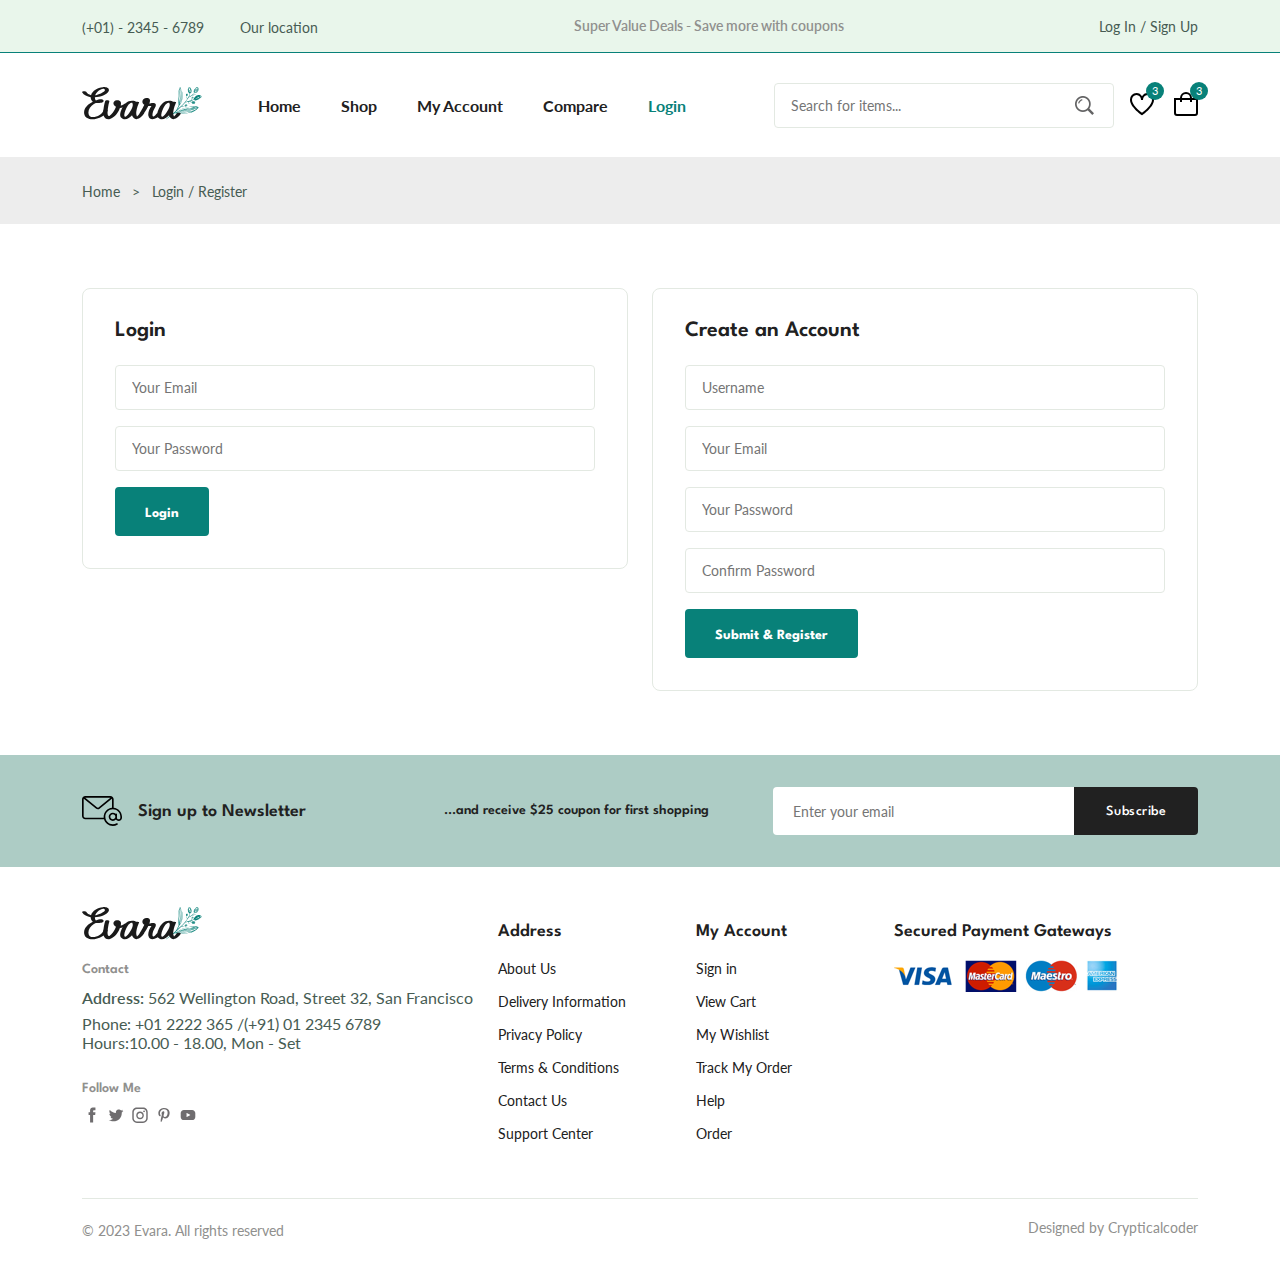
<file: login-register.html>
<!DOCTYPE html>
<html lang="en">
  <head>
    <meta charset="UTF-8" />
    <meta name="viewport" content="width=device-width, initial-scale=1.0" />

     <!--=============== FLATICON ===============-->
     <link rel='stylesheet' href='https://cdn-uicons.flaticon.com/2.0.0/uicons-regular-straight/css/uicons-regular-straight.css'>

     <!--=============== SWIPER CSS ===============-->
     <link rel="stylesheet" href="https://cdn.jsdelivr.net/npm/swiper@9/swiper-bundle.min.css" />
 
     <!--=============== CSS ===============-->
     <link rel="stylesheet" href="assets/css/styles.css" />

    <title>Ecommerce Website</title>
  </head>
  <body>
    <!--=============== HEADER ===============-->
    <header class="header">
      <div class="header__top">
        <div class="header__container container">
          <div class="header__contact">
            <span>(+01) - 2345 - 6789</span>

            <span> Our location</span>
          </div>

          <p class="header__alert-news">
            Super Value Deals - Save more with coupons
          </p>

          <a href="login-register.html" class="header__top-action">
            Log In / Sign Up
          </a>
        </div>
      </div>

      <nav class="nav container">
        <a href="index.html" class="nav__logo">
          <img src="assets/img/logo.svg" alt="" class="nav__logo-img">
        </a>

        <div class="nav__menu" id="nav-menu">
          <ul class="nav__list">
            <li class="nav__item">
              <a href="index.html" class="nav__link">Home</a>
            </li>

            <li class="nav__item">
              <a href="shop.html" class="nav__link">Shop</a>
            </li>

            <li class="nav__item">
              <a href="accounts.html" class="nav__link">My Account</a>
            </li>

            <li class="nav__item">
              <a href="compare.html" class="nav__link">Compare</a>
            </li>

            <li class="nav__item">
              <a href="login-register.html" class="nav__link active-link">Login</a>
            </li>
          </ul>

          <div class="header__search">
            <input type="text" placeholder="Search for items..." class="form__input">

            <button class="search__btn">
              <img src="assets/img/search.png" alt="">
            </button>
          </div>
        </div>

        <div class="header__user-actions">
          <a href="wishlist.html" class="header__action-btn">
            <img src="assets/img/icon-heart.svg" alt="">
            <span class="count">3</span>
          </a>

          <a href="cart.html" class="header__action-btn">
            <img src="assets/img/icon-cart.svg" alt="">
            <span class="count">3</span>
          </a>
        </div>
      </nav>
    </header>

    <!--=============== MAIN ===============-->
    <main class="main">
      <!--=============== BREADCRUMB ===============-->
      <section class="breadcrumb">
        <ul class="breadcrumb__list flex container">
          <li><a href="index.html" class="breadcrumb__link">Home</a></li>
          <li><span class="breadcrumb__link">></span></li>
          <li><span class="breadcrumb__link">Login / Register</span></li>
        </ul>
      </section>

      <!--=============== LOGIN-REGISTER ===============-->
      <section class="login-register section--lg">
        <div class="login-register__container container grid">
          <div class="login">
            <h3 class="section__title">Login</h3>

            <form action="" class="form grid">
              <input type="email" placeholder="Your Email" class="form__input">

              <input type="password" placeholder="Your Password" class="form__input">

              <div class="form__btn">
                <button class="btn">Login</button>
              </div>
            </form>
          </div>

          <div class="register">
            <h3 class="section__title">Create an Account</h3>

            <form action="" class="form grid">

              <input type="text" placeholder="Username" class="form__input">

              <input type="email" placeholder="Your Email" class="form__input">

              <input type="password" placeholder="Your Password" class="form__input">

              <input type="password" placeholder="Confirm Password" class="form__input">

              <div class="form__btn">
                <button class="btn">Submit & Register</button>
              </div>
            </form>
          </div>
        </div>
      </section>

      <!--=============== NEWSLETTER ===============-->
      <section class="newsletter section">
        <div class="newsletter__container container grid">
          <h3 class="newsletter__title flex">
            <img src="assets/img/icon-email.svg" alt="" class="newsletter__icon">
            Sign up to Newsletter
          </h3>

          <p class="newsletter__description">...and receive $25 coupon for first shopping</p>

          <form action="" class="newsletter__form">
            <input type="text" placeholder="Enter your email" 
            class="newsletter__input">
            <button type="submit" class="newsletter__btn">Subscribe</button>
          </form>
        </div>
      </section>
    </main>

    <!--=============== FOOTER ===============-->
    <footer class="footer container">
      <div class="footer__container grid">
        <div class="footer__content">
          <a href="index.html" class="footer__logo">
            <img src="assets/img/logo.svg" alt="" class="footer__logo-img">
          </a>

          <h4 class="footer__subtitle">Contact</h4>

          <p class="footer__description"><span>Address:</span> 562 Wellington Road, Street 32, San Francisco</p>

          <span>Phone:</span> +01 2222 365 /(+91) 01 2345 6789</p>

          <span>Hours:</span>10.00 - 18.00, Mon - Set</p>

          <div class="footer__social">
            <h4 class="footer__subtitle">Follow Me</h4>

            <div class="footer__social-links flex">
              <a href="">
                <img src="assets/img/icon-facebook.svg" alt="" class="footer__social-icon">
              </a>

              <a href="">
                <img src="assets/img/icon-twitter.svg" alt="" class="footer__social-icon">
              </a>

              <a href="">
                <img src="assets/img/icon-instagram.svg" alt="" class="footer__social-icon">
              </a>

              <a href="">
                <img src="assets/img/icon-pinterest.svg" alt="" class="footer__social-icon">
              </a>

              <a href="">
                <img src="assets/img/icon-youtube.svg" alt="" class="footer__social-icon">
              </a>
            </div>
          </div>
        </div>

        <div class="footer__content">
          <h3 class="footer__title">Address</h3>

          <ul class="footer__links">
            <li><a href="" class="footer__link">About Us</a></li>
            <li><a href="" class="footer__link">Delivery Information</a></li>
            <li><a href="" class="footer__link">Privacy Policy</a></li>
            <li><a href="" class="footer__link">Terms & Conditions</a></li>
            <li><a href="" class="footer__link">Contact Us</a></li>
            <li><a href="" class="footer__link">Support Center</a></li>
          </ul>
        </div>

        <div class="footer__content">
          <h3 class="footer__title">My Account</h3>

          <ul class="footer__links">
            <li><a href="" class="footer__link">Sign in</a></li>
            <li><a href="" class="footer__link">View Cart</a></li>
            <li><a href="" class="footer__link">My Wishlist</a></li>
            <li><a href="" class="footer__link">Track My Order</a></li>
            <li><a href="" class="footer__link">Help</a></li>
            <li><a href="" class="footer__link">Order</a></li>
          </ul>
        </div>

        <div class="footer__content">
          <h3 class="footer__title">Secured Payment Gateways</h3>

          <img src="assets/img/payment-method.png" alt="" class="payment__img">
        </div>
      </div>

      <div class="footer__bottom">
        <p class="copyright">&copy; 2023 Evara. All rights reserved</p>
        <span class="designer">Designed by Crypticalcoder</span>
      </div>
    </footer>

    <!--=============== SWIPER JS ===============-->
    <script src="https://cdn.jsdelivr.net/npm/swiper@9/swiper-bundle.min.js"></script>

    <!--=============== MAIN JS ===============-->
    <script src="assets/js/main.js"></script>
  </body>
</html>
</file>
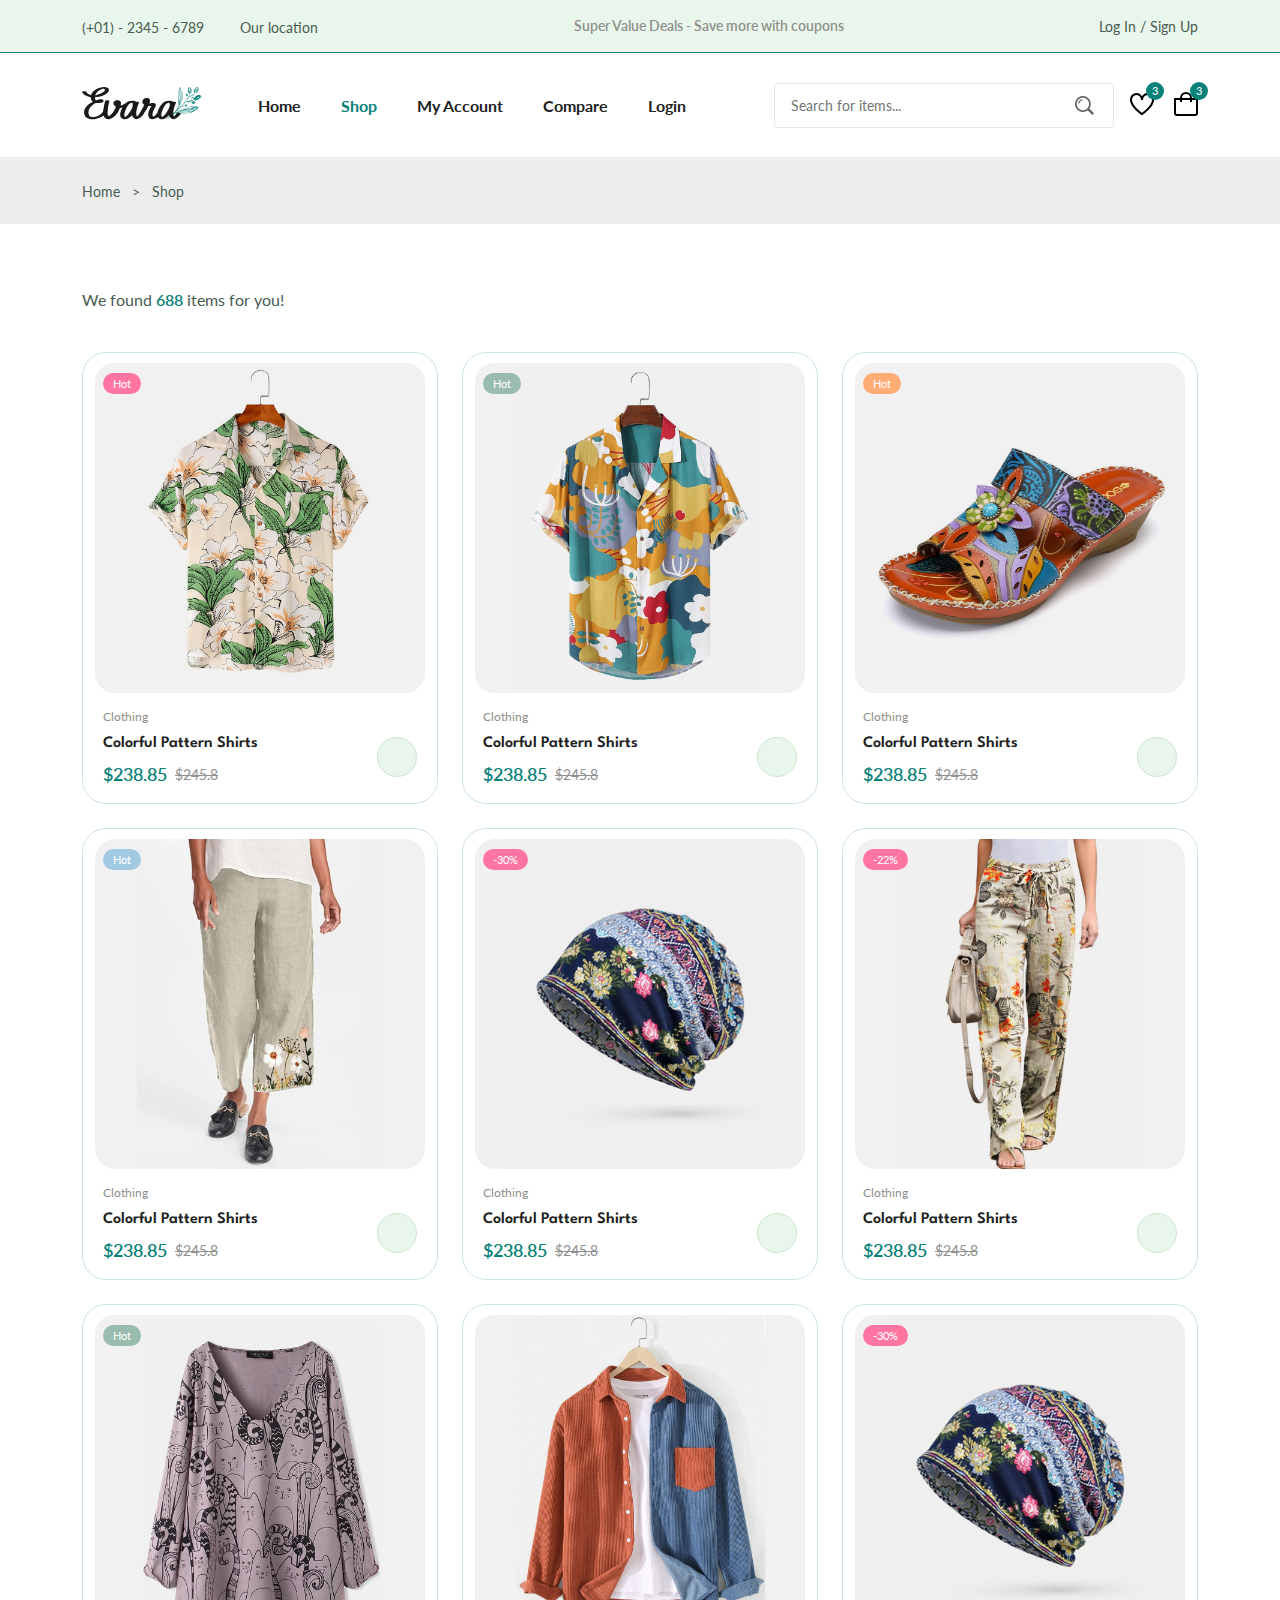
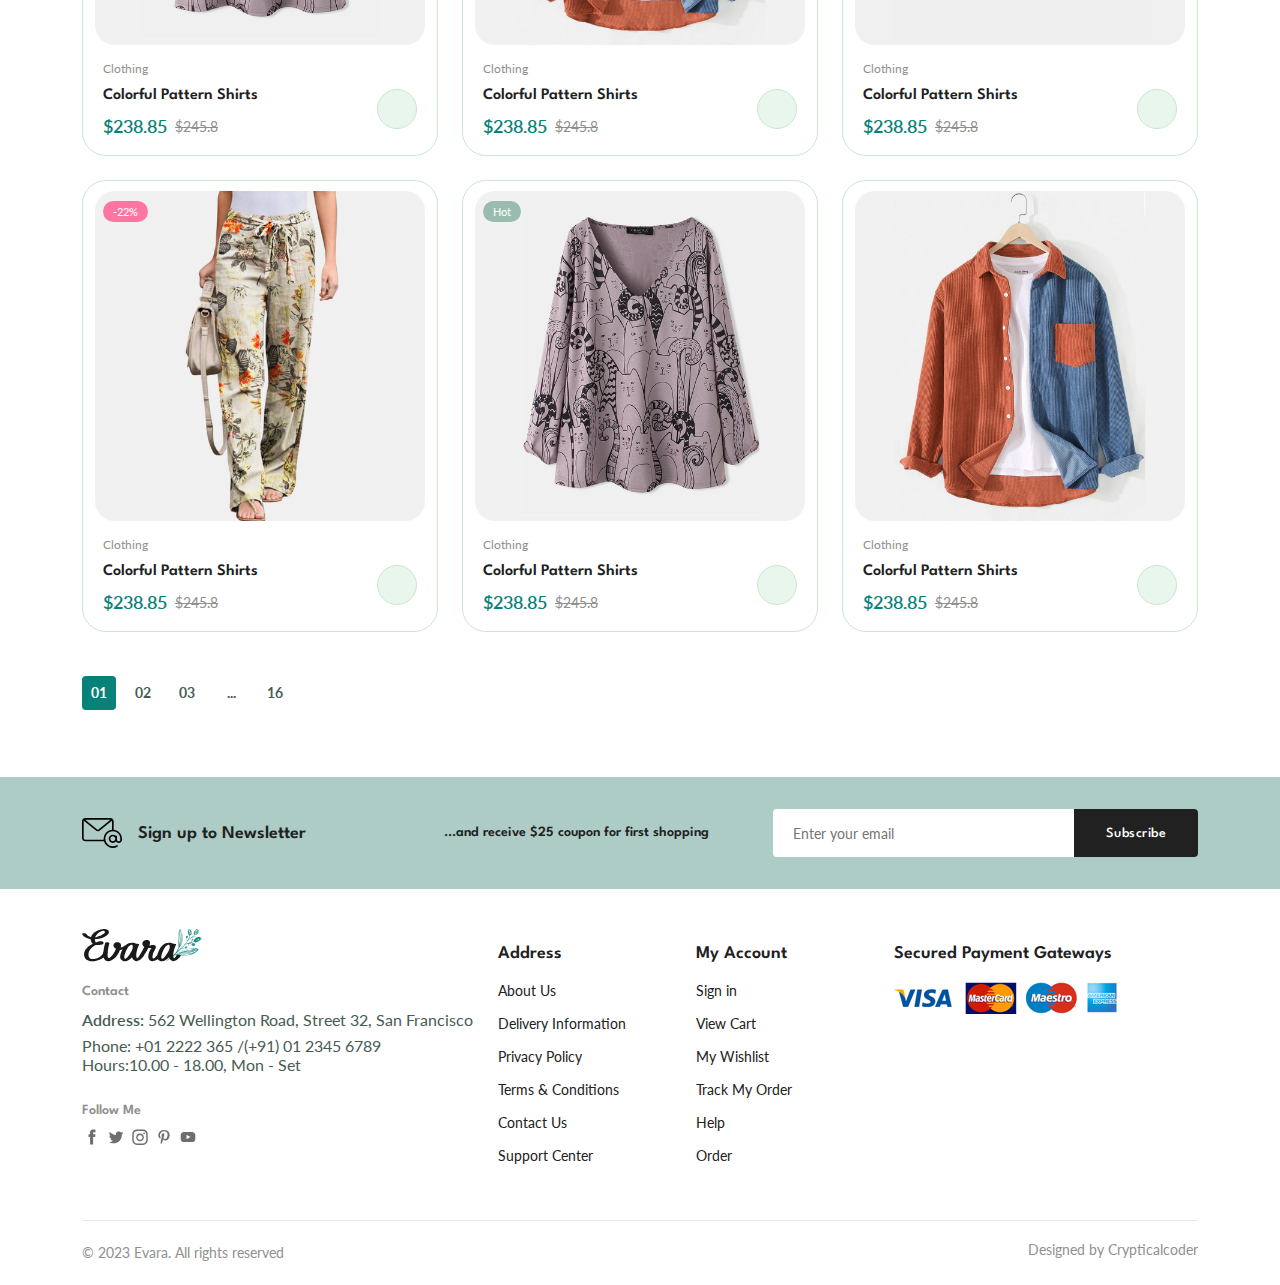
<file: shop.html>
<!DOCTYPE html>
<html lang="en">
  <head>
    <meta charset="UTF-8" />
    <meta name="viewport" content="width=device-width, initial-scale=1.0" />

    <!--=============== FLATICON ===============-->
    <link rel='stylesheet' href='https://cdn-uicons.flaticon.com/2.0.0/uicons-regular-straight/css/uicons-regular-straight.css'>

    <!--=============== SWIPER CSS ===============-->
    <link rel="stylesheet" href="https://cdn.jsdelivr.net/npm/swiper@9/swiper-bundle.min.css" />

    <!--=============== CSS ===============-->
    <link rel="stylesheet" href="assets/css/styles.css" />

    <title>Ecommerce Website</title>
  </head>
  <body>
    <!--=============== HEADER ===============-->
    <header class="header">
      <div class="header__top">
        <div class="header__container container">
          <div class="header__contact">
            <span>(+01) - 2345 - 6789</span>

            <span> Our location</span>
          </div>

          <p class="header__alert-news">
            Super Value Deals - Save more with coupons
          </p>

          <a href="login-register.html" class="header__top-action">
            Log In / Sign Up
          </a>
        </div>
      </div>

      <nav class="nav container">
        <a href="index.html" class="nav__logo">
          <img src="assets/img/logo.svg" alt="" class="nav__logo-img">
        </a>

        <div class="nav__menu" id="nav-menu">
          <ul class="nav__list">
            <li class="nav__item">
              <a href="index.html" class="nav__link">Home</a>
            </li>

            <li class="nav__item">
              <a href="shop.html" class="nav__link active-link">Shop</a>
            </li>

            <li class="nav__item">
              <a href="accounts.html" class="nav__link">My Account</a>
            </li>

            <li class="nav__item">
              <a href="compare.html" class="nav__link">Compare</a>
            </li>

            <li class="nav__item">
              <a href="login-register.html" class="nav__link">Login</a>
            </li>
          </ul>

          <div class="header__search">
            <input type="text" placeholder="Search for items..." class="form__input">

            <button class="search__btn">
              <img src="assets/img/search.png" alt="">
            </button>
          </div>
        </div>

        <div class="header__user-actions">
          <a href="wishlist.html" class="header__action-btn">
            <img src="assets/img/icon-heart.svg" alt="">
            <span class="count">3</span>
          </a>

          <a href="cart.html" class="header__action-btn">
            <img src="assets/img/icon-cart.svg" alt="">
            <span class="count">3</span>
          </a>
        </div>
      </nav>
    </header>

    <!--=============== MAIN ===============-->
    <main class="main">
      <!--=============== BREADCRUMB ===============-->
      <section class="breadcrumb">
        <ul class="breadcrumb__list flex container">
          <li><a href="index.html" class="breadcrumb__link">Home</a></li>
          <li><span class="breadcrumb__link">></span></li>
          <li><span class="breadcrumb__link">Shop</span></li>
        </ul>
      </section>

      <!--=============== PRODUCTS ===============-->
      <section class="products section--lg container">
        <p class="total__products">We found <span>688</span> items for you!</p>

        <div class="products__container grid">
          <div class="product__item">
            <div class="product__banner">
              <a href="details.html" class="product__images">
                <img src="assets/img/product-9-1.jpg" alt="" class="product__img default">

                <img src="assets/img/product-9-2.jpg" alt="" class="product__img hover">
              </a>

              <div class="product__actions">
                <a href="#" class="action__btn" aria-label="Quick View">
                  <i class="fi fi-rs-eye"></i>
                </a>

                <a href="#" class="action__btn" aria-label="Add To Wishlist">
                  <i class="fi fi-rs-heart"></i>
                </a>

                <a href="#" class="action__btn" aria-label="Compare">
                  <i class="fi fi-rs-shuffle"></i>
                </a>
              </div>

              <div class="product__badge light-pink">Hot</div>
            </div>

            <div class="product__content">
              <span class="product__category">Clothing</span>
              <a href="details.html">
                <h3 class="product__title">Colorful Pattern Shirts</h3>
              </a>
              <div class="product__rating">
                <i class="fi fi-rs-star"></i>
                <i class="fi fi-rs-star"></i>
                <i class="fi fi-rs-star"></i>
                <i class="fi fi-rs-star"></i>
                <i class="fi fi-rs-star"></i>
              </div>
              <div class="product__price flex">
                <span class="new__price">$238.85</span>
                <span class="old__price">$245.8</span>
              </div>

              <a href="#" class="action__btn cart__btn" aria-label="Add To Cart">
                <i class="fi fi-rs-shopping-bag-add"></i>
              </a>
            </div>
          </div>

          <div class="product__item">
            <div class="product__banner">
              <a href="details.html" class="product__images">
                <img src="assets/img/product-2-1.jpg" alt="" class="product__img default">

                <img src="assets/img/product-2-2.jpg" alt="" class="product__img hover">
              </a>

              <div class="product__actions">
                <a href="#" class="action__btn" aria-label="Quick View">
                  <i class="fi fi-rs-eye"></i>
                </a>

                <a href="#" class="action__btn" aria-label="Add To Wishlist">
                  <i class="fi fi-rs-heart"></i>
                </a>

                <a href="#" class="action__btn" aria-label="Compare">
                  <i class="fi fi-rs-shuffle"></i>
                </a>
              </div>

              <div class="product__badge light-green">Hot</div>
            </div>

            <div class="product__content">
              <span class="product__category">Clothing</span>
              <a href="details.html">
                <h3 class="product__title">Colorful Pattern Shirts</h3>
              </a>
              <div class="product__rating">
                <i class="fi fi-rs-star"></i>
                <i class="fi fi-rs-star"></i>
                <i class="fi fi-rs-star"></i>
                <i class="fi fi-rs-star"></i>
                <i class="fi fi-rs-star"></i>
              </div>
              <div class="product__price flex">
                <span class="new__price">$238.85</span>
                <span class="old__price">$245.8</span>
              </div>

              <a href="#" class="action__btn cart__btn" aria-label="Add To Cart">
                <i class="fi fi-rs-shopping-bag-add"></i>
              </a>
            </div>
          </div>

          <div class="product__item">
            <div class="product__banner">
              <a href="details.html" class="product__images">
                <img src="assets/img/product-10-1.jpg" alt="" class="product__img default">

                <img src="assets/img/product-10-2.jpg" alt="" class="product__img hover">
              </a>

              <div class="product__actions">
                <a href="#" class="action__btn" aria-label="Quick View">
                  <i class="fi fi-rs-eye"></i>
                </a>

                <a href="#" class="action__btn" aria-label="Add To Wishlist">
                  <i class="fi fi-rs-heart"></i>
                </a>

                <a href="#" class="action__btn" aria-label="Compare">
                  <i class="fi fi-rs-shuffle"></i>
                </a>
              </div>

              <div class="product__badge light-orange">Hot</div>
            </div>

            <div class="product__content">
              <span class="product__category">Clothing</span>
              <a href="details.html">
                <h3 class="product__title">Colorful Pattern Shirts</h3>
              </a>
              <div class="product__rating">
                <i class="fi fi-rs-star"></i>
                <i class="fi fi-rs-star"></i>
                <i class="fi fi-rs-star"></i>
                <i class="fi fi-rs-star"></i>
                <i class="fi fi-rs-star"></i>
              </div>
              <div class="product__price flex">
                <span class="new__price">$238.85</span>
                <span class="old__price">$245.8</span>
              </div>

              <a href="#" class="action__btn cart__btn" aria-label="Add To Cart">
                <i class="fi fi-rs-shopping-bag-add"></i>
              </a>
            </div>
          </div>

          <div class="product__item">
            <div class="product__banner">
              <a href="details.html" class="product__images">
                <img src="assets/img/product-4-1.jpg" alt="" class="product__img default">

                <img src="assets/img/product-4-2.jpg" alt="" class="product__img hover">
              </a>

              <div class="product__actions">
                <a href="#" class="action__btn" aria-label="Quick View">
                  <i class="fi fi-rs-eye"></i>
                </a>

                <a href="#" class="action__btn" aria-label="Add To Wishlist">
                  <i class="fi fi-rs-heart"></i>
                </a>

                <a href="#" class="action__btn" aria-label="Compare">
                  <i class="fi fi-rs-shuffle"></i>
                </a>
              </div>

              <div class="product__badge light-blue">Hot</div>
            </div>

            <div class="product__content">
              <span class="product__category">Clothing</span>
              <a href="details.html">
                <h3 class="product__title">Colorful Pattern Shirts</h3>
              </a>
              <div class="product__rating">
                <i class="fi fi-rs-star"></i>
                <i class="fi fi-rs-star"></i>
                <i class="fi fi-rs-star"></i>
                <i class="fi fi-rs-star"></i>
                <i class="fi fi-rs-star"></i>
              </div>
              <div class="product__price flex">
                <span class="new__price">$238.85</span>
                <span class="old__price">$245.8</span>
              </div>

              <a href="#" class="action__btn cart__btn" aria-label="Add To Cart">
                <i class="fi fi-rs-shopping-bag-add"></i>
              </a>
            </div>
          </div>

          <div class="product__item">
            <div class="product__banner">
              <a href="details.html" class="product__images">
                <img src="assets/img/product-5-1.jpg" alt="" class="product__img default">

                <img src="assets/img/product-5-2.jpg" alt="" class="product__img hover">
              </a>

              <div class="product__actions">
                <a href="#" class="action__btn" aria-label="Quick View">
                  <i class="fi fi-rs-eye"></i>
                </a>

                <a href="#" class="action__btn" aria-label="Add To Wishlist">
                  <i class="fi fi-rs-heart"></i>
                </a>

                <a href="#" class="action__btn" aria-label="Compare">
                  <i class="fi fi-rs-shuffle"></i>
                </a>
              </div>

              <div class="product__badge light-pink">-30%</div>
            </div>

            <div class="product__content">
              <span class="product__category">Clothing</span>
              <a href="details.html">
                <h3 class="product__title">Colorful Pattern Shirts</h3>
              </a>
              <div class="product__rating">
                <i class="fi fi-rs-star"></i>
                <i class="fi fi-rs-star"></i>
                <i class="fi fi-rs-star"></i>
                <i class="fi fi-rs-star"></i>
                <i class="fi fi-rs-star"></i>
              </div>
              <div class="product__price flex">
                <span class="new__price">$238.85</span>
                <span class="old__price">$245.8</span>
              </div>

              <a href="#" class="action__btn cart__btn" aria-label="Add To Cart">
                <i class="fi fi-rs-shopping-bag-add"></i>
              </a>
            </div>
          </div>

          <div class="product__item">
            <div class="product__banner">
              <a href="details.html" class="product__images">
                <img src="assets/img/product-11-1.jpg" alt="" class="product__img default">

                <img src="assets/img/product-11-2.jpg" alt="" class="product__img hover">
              </a>

              <div class="product__actions">
                <a href="#" class="action__btn" aria-label="Quick View">
                  <i class="fi fi-rs-eye"></i>
                </a>

                <a href="#" class="action__btn" aria-label="Add To Wishlist">
                  <i class="fi fi-rs-heart"></i>
                </a>

                <a href="#" class="action__btn" aria-label="Compare">
                  <i class="fi fi-rs-shuffle"></i>
                </a>
              </div>

              <div class="product__badge light-pink">-22%</div>
            </div>

            <div class="product__content">
              <span class="product__category">Clothing</span>
              <a href="details.html">
                <h3 class="product__title">Colorful Pattern Shirts</h3>
              </a>
              <div class="product__rating">
                <i class="fi fi-rs-star"></i>
                <i class="fi fi-rs-star"></i>
                <i class="fi fi-rs-star"></i>
                <i class="fi fi-rs-star"></i>
                <i class="fi fi-rs-star"></i>
              </div>
              <div class="product__price flex">
                <span class="new__price">$238.85</span>
                <span class="old__price">$245.8</span>
              </div>

              <a href="#" class="action__btn cart__btn" aria-label="Add To Cart">
                <i class="fi fi-rs-shopping-bag-add"></i>
              </a>
            </div>
          </div>

          <div class="product__item">
            <div class="product__banner">
              <a href="details.html" class="product__images">
                <img src="assets/img/product-7-1.jpg" alt="" class="product__img default">

                <img src="assets/img/product-7-2.jpg" alt="" class="product__img hover">
              </a>

              <div class="product__actions">
                <a href="#" class="action__btn" aria-label="Quick View">
                  <i class="fi fi-rs-eye"></i>
                </a>

                <a href="#" class="action__btn" aria-label="Add To Wishlist">
                  <i class="fi fi-rs-heart"></i>
                </a>

                <a href="#" class="action__btn" aria-label="Compare">
                  <i class="fi fi-rs-shuffle"></i>
                </a>
              </div>

              <div class="product__badge light-green">Hot</div>
            </div>

            <div class="product__content">
              <span class="product__category">Clothing</span>
              <a href="details.html">
                <h3 class="product__title">Colorful Pattern Shirts</h3>
              </a>
              <div class="product__rating">
                <i class="fi fi-rs-star"></i>
                <i class="fi fi-rs-star"></i>
                <i class="fi fi-rs-star"></i>
                <i class="fi fi-rs-star"></i>
                <i class="fi fi-rs-star"></i>
              </div>
              <div class="product__price flex">
                <span class="new__price">$238.85</span>
                <span class="old__price">$245.8</span>
              </div>

              <a href="#" class="action__btn cart__btn" aria-label="Add To Cart">
                <i class="fi fi-rs-shopping-bag-add"></i>
              </a>
            </div>
          </div>

          <div class="product__item">
            <div class="product__banner">
              <a href="details.html" class="product__images">
                <img src="assets/img/product-8-1.jpg" alt="" class="product__img default">

                <img src="assets/img/product-8-2.jpg" alt="" class="product__img hover">
              </a>

              <div class="product__actions">
                <a href="#" class="action__btn" aria-label="Quick View">
                  <i class="fi fi-rs-eye"></i>
                </a>

                <a href="#" class="action__btn" aria-label="Add To Wishlist">
                  <i class="fi fi-rs-heart"></i>
                </a>

                <a href="#" class="action__btn" aria-label="Compare">
                  <i class="fi fi-rs-shuffle"></i>
                </a>
              </div>
            </div>

            <div class="product__content">
              <span class="product__category">Clothing</span>
              <a href="details.html">
                <h3 class="product__title">Colorful Pattern Shirts</h3>
              </a>
              <div class="product__rating">
                <i class="fi fi-rs-star"></i>
                <i class="fi fi-rs-star"></i>
                <i class="fi fi-rs-star"></i>
                <i class="fi fi-rs-star"></i>
                <i class="fi fi-rs-star"></i>
              </div>
              <div class="product__price flex">
                <span class="new__price">$238.85</span>
                <span class="old__price">$245.8</span>
              </div>

              <a href="#" class="action__btn cart__btn" aria-label="Add To Cart">
                <i class="fi fi-rs-shopping-bag-add"></i>
              </a>
            </div>
          </div>

          <div class="product__item">
            <div class="product__banner">
              <a href="details.html" class="product__images">
                <img src="assets/img/product-5-1.jpg" alt="" class="product__img default">

                <img src="assets/img/product-5-2.jpg" alt="" class="product__img hover">
              </a>

              <div class="product__actions">
                <a href="#" class="action__btn" aria-label="Quick View">
                  <i class="fi fi-rs-eye"></i>
                </a>

                <a href="#" class="action__btn" aria-label="Add To Wishlist">
                  <i class="fi fi-rs-heart"></i>
                </a>

                <a href="#" class="action__btn" aria-label="Compare">
                  <i class="fi fi-rs-shuffle"></i>
                </a>
              </div>

              <div class="product__badge light-pink">-30%</div>
            </div>

            <div class="product__content">
              <span class="product__category">Clothing</span>
              <a href="details.html">
                <h3 class="product__title">Colorful Pattern Shirts</h3>
              </a>
              <div class="product__rating">
                <i class="fi fi-rs-star"></i>
                <i class="fi fi-rs-star"></i>
                <i class="fi fi-rs-star"></i>
                <i class="fi fi-rs-star"></i>
                <i class="fi fi-rs-star"></i>
              </div>
              <div class="product__price flex">
                <span class="new__price">$238.85</span>
                <span class="old__price">$245.8</span>
              </div>

              <a href="#" class="action__btn cart__btn" aria-label="Add To Cart">
                <i class="fi fi-rs-shopping-bag-add"></i>
              </a>
            </div>
          </div>

          <div class="product__item">
            <div class="product__banner">
              <a href="details.html" class="product__images">
                <img src="assets/img/product-11-1.jpg" alt="" class="product__img default">

                <img src="assets/img/product-11-2.jpg" alt="" class="product__img hover">
              </a>

              <div class="product__actions">
                <a href="#" class="action__btn" aria-label="Quick View">
                  <i class="fi fi-rs-eye"></i>
                </a>

                <a href="#" class="action__btn" aria-label="Add To Wishlist">
                  <i class="fi fi-rs-heart"></i>
                </a>

                <a href="#" class="action__btn" aria-label="Compare">
                  <i class="fi fi-rs-shuffle"></i>
                </a>
              </div>

              <div class="product__badge light-pink">-22%</div>
            </div>

            <div class="product__content">
              <span class="product__category">Clothing</span>
              <a href="details.html">
                <h3 class="product__title">Colorful Pattern Shirts</h3>
              </a>
              <div class="product__rating">
                <i class="fi fi-rs-star"></i>
                <i class="fi fi-rs-star"></i>
                <i class="fi fi-rs-star"></i>
                <i class="fi fi-rs-star"></i>
                <i class="fi fi-rs-star"></i>
              </div>
              <div class="product__price flex">
                <span class="new__price">$238.85</span>
                <span class="old__price">$245.8</span>
              </div>

              <a href="#" class="action__btn cart__btn" aria-label="Add To Cart">
                <i class="fi fi-rs-shopping-bag-add"></i>
              </a>
            </div>
          </div>

          <div class="product__item">
            <div class="product__banner">
              <a href="details.html" class="product__images">
                <img src="assets/img/product-7-1.jpg" alt="" class="product__img default">

                <img src="assets/img/product-7-2.jpg" alt="" class="product__img hover">
              </a>

              <div class="product__actions">
                <a href="#" class="action__btn" aria-label="Quick View">
                  <i class="fi fi-rs-eye"></i>
                </a>

                <a href="#" class="action__btn" aria-label="Add To Wishlist">
                  <i class="fi fi-rs-heart"></i>
                </a>

                <a href="#" class="action__btn" aria-label="Compare">
                  <i class="fi fi-rs-shuffle"></i>
                </a>
              </div>

              <div class="product__badge light-green">Hot</div>
            </div>

            <div class="product__content">
              <span class="product__category">Clothing</span>
              <a href="details.html">
                <h3 class="product__title">Colorful Pattern Shirts</h3>
              </a>
              <div class="product__rating">
                <i class="fi fi-rs-star"></i>
                <i class="fi fi-rs-star"></i>
                <i class="fi fi-rs-star"></i>
                <i class="fi fi-rs-star"></i>
                <i class="fi fi-rs-star"></i>
              </div>
              <div class="product__price flex">
                <span class="new__price">$238.85</span>
                <span class="old__price">$245.8</span>
              </div>

              <a href="#" class="action__btn cart__btn" aria-label="Add To Cart">
                <i class="fi fi-rs-shopping-bag-add"></i>
              </a>
            </div>
          </div>

          <div class="product__item">
            <div class="product__banner">
              <a href="details.html" class="product__images">
                <img src="assets/img/product-8-1.jpg" alt="" class="product__img default">

                <img src="assets/img/product-8-2.jpg" alt="" class="product__img hover">
              </a>

              <div class="product__actions">
                <a href="#" class="action__btn" aria-label="Quick View">
                  <i class="fi fi-rs-eye"></i>
                </a>

                <a href="#" class="action__btn" aria-label="Add To Wishlist">
                  <i class="fi fi-rs-heart"></i>
                </a>

                <a href="#" class="action__btn" aria-label="Compare">
                  <i class="fi fi-rs-shuffle"></i>
                </a>
              </div>
            </div>

            <div class="product__content">
              <span class="product__category">Clothing</span>
              <a href="details.html">
                <h3 class="product__title">Colorful Pattern Shirts</h3>
              </a>
              <div class="product__rating">
                <i class="fi fi-rs-star"></i>
                <i class="fi fi-rs-star"></i>
                <i class="fi fi-rs-star"></i>
                <i class="fi fi-rs-star"></i>
                <i class="fi fi-rs-star"></i>
              </div>
              <div class="product__price flex">
                <span class="new__price">$238.85</span>
                <span class="old__price">$245.8</span>
              </div>

              <a href="#" class="action__btn cart__btn" aria-label="Add To Cart">
                <i class="fi fi-rs-shopping-bag-add"></i>
              </a>
            </div>
          </div>
        </div>

        <ul class="pagination">
          <li><a href="#" class="pagination__link active">01</a></li>
          <li><a href="#" class="pagination__link">02</a></li>
          <li><a href="#" class="pagination__link">03</a></li>
          <li><a href="#" class="pagination__link">...</a></li>
          <li><a href="#" class="pagination__link">16</a></li>
          <li><a href="#" class="pagination__link icon">
            <i class="fi-rs-angle-double-small-right"></i>
          </a>
        </li>
        </ul>
      </section>

      <!--=============== NEWSLETTER ===============-->
      <section class="newsletter section">
        <div class="newsletter__container container grid">
          <h3 class="newsletter__title flex">
            <img src="assets/img/icon-email.svg" alt="" class="newsletter__icon">
            Sign up to Newsletter
          </h3>

          <p class="newsletter__description">...and receive $25 coupon for first shopping</p>

          <form action="" class="newsletter__form">
            <input type="text" placeholder="Enter your email" 
            class="newsletter__input">
            <button type="submit" class="newsletter__btn">Subscribe</button>
          </form>
        </div>
      </section>
    </main>

    <!--=============== FOOTER ===============-->
    <footer class="footer container">
      <div class="footer__container grid">
        <div class="footer__content">
          <a href="index.html" class="footer__logo">
            <img src="assets/img/logo.svg" alt="" class="footer__logo-img">
          </a>

          <h4 class="footer__subtitle">Contact</h4>

          <p class="footer__description"><span>Address:</span> 562 Wellington Road, Street 32, San Francisco</p>

          <span>Phone:</span> +01 2222 365 /(+91) 01 2345 6789</p>

          <span>Hours:</span>10.00 - 18.00, Mon - Set</p>

          <div class="footer__social">
            <h4 class="footer__subtitle">Follow Me</h4>

            <div class="footer__social-links flex">
              <a href="">
                <img src="assets/img/icon-facebook.svg" alt="" class="footer__social-icon">
              </a>

              <a href="">
                <img src="assets/img/icon-twitter.svg" alt="" class="footer__social-icon">
              </a>

              <a href="">
                <img src="assets/img/icon-instagram.svg" alt="" class="footer__social-icon">
              </a>

              <a href="">
                <img src="assets/img/icon-pinterest.svg" alt="" class="footer__social-icon">
              </a>

              <a href="">
                <img src="assets/img/icon-youtube.svg" alt="" class="footer__social-icon">
              </a>
            </div>
          </div>
        </div>

        <div class="footer__content">
          <h3 class="footer__title">Address</h3>

          <ul class="footer__links">
            <li><a href="" class="footer__link">About Us</a></li>
            <li><a href="" class="footer__link">Delivery Information</a></li>
            <li><a href="" class="footer__link">Privacy Policy</a></li>
            <li><a href="" class="footer__link">Terms & Conditions</a></li>
            <li><a href="" class="footer__link">Contact Us</a></li>
            <li><a href="" class="footer__link">Support Center</a></li>
          </ul>
        </div>

        <div class="footer__content">
          <h3 class="footer__title">My Account</h3>

          <ul class="footer__links">
            <li><a href="" class="footer__link">Sign in</a></li>
            <li><a href="" class="footer__link">View Cart</a></li>
            <li><a href="" class="footer__link">My Wishlist</a></li>
            <li><a href="" class="footer__link">Track My Order</a></li>
            <li><a href="" class="footer__link">Help</a></li>
            <li><a href="" class="footer__link">Order</a></li>
          </ul>
        </div>

        <div class="footer__content">
          <h3 class="footer__title">Secured Payment Gateways</h3>

          <img src="assets/img/payment-method.png" alt="" class="payment__img">
        </div>
      </div>

      <div class="footer__bottom">
        <p class="copyright">&copy; 2023 Evara. All rights reserved</p>
        <span class="designer">Designed by Crypticalcoder</span>
      </div>
    </footer>

    <!--=============== SWIPER JS ===============-->
    <script src="https://cdn.jsdelivr.net/npm/swiper@9/swiper-bundle.min.js"></script>

    <!--=============== MAIN JS ===============-->
    <script src="assets/js/main.js"></script>
  </body>
</html>
</file>
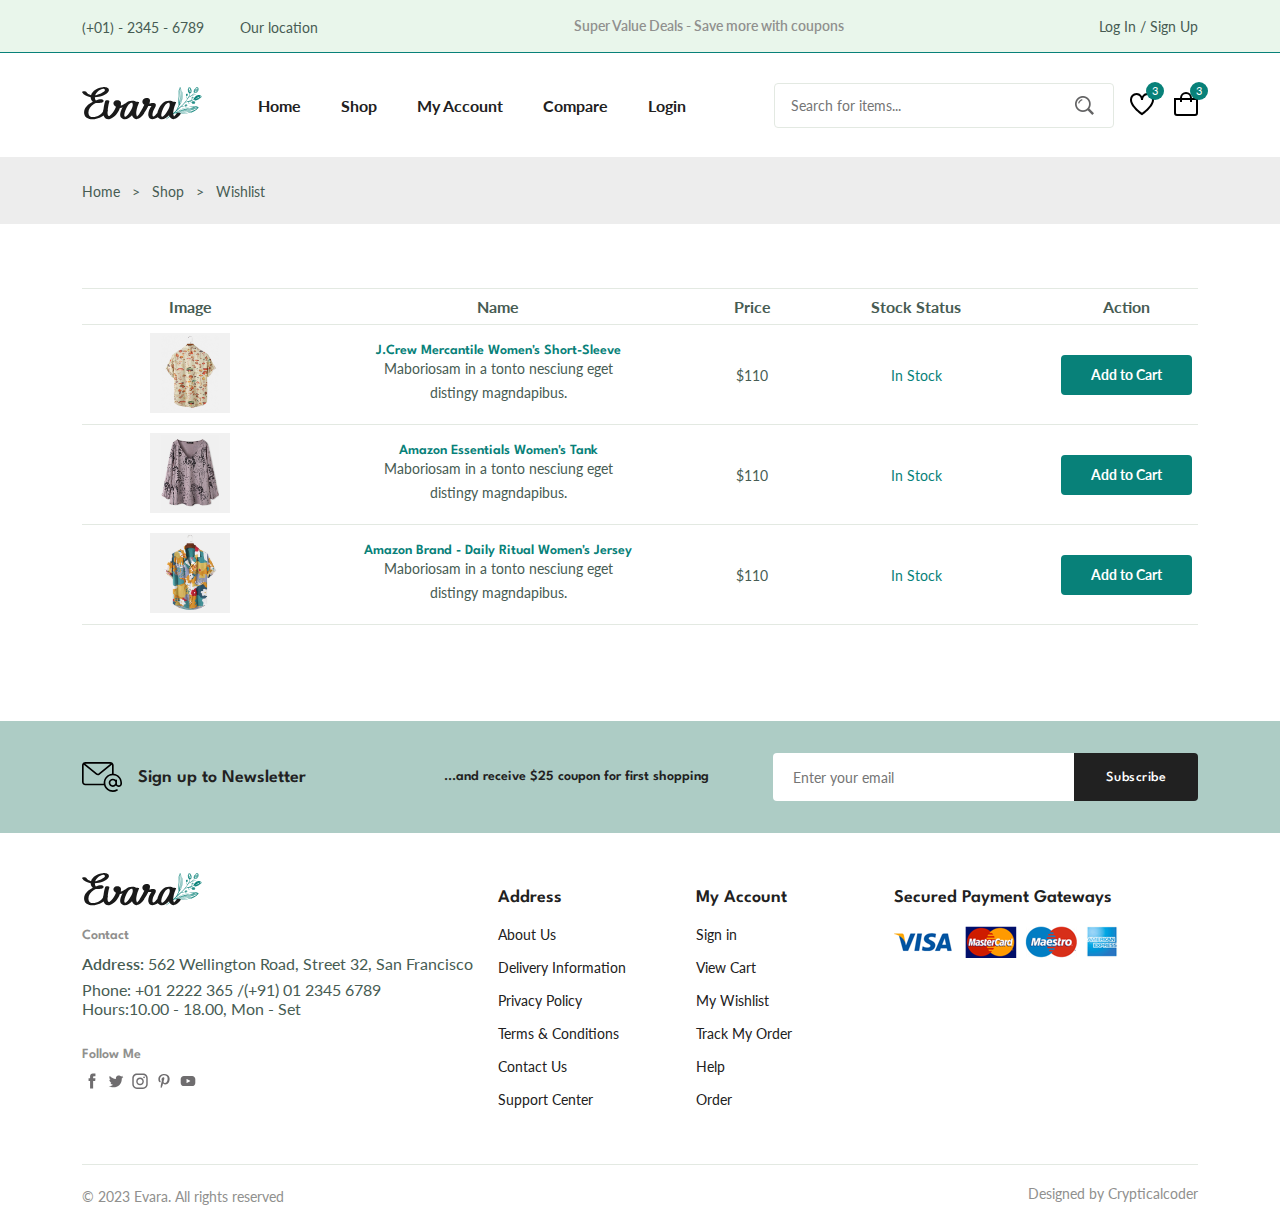
<file: wishlist.html>
<!DOCTYPE html>
<html lang="en">
  <head>
    <meta charset="UTF-8" />
    <meta name="viewport" content="width=device-width, initial-scale=1.0" />

    <!--=============== FLATICON ===============-->
    <link rel='stylesheet' href='https://cdn-uicons.flaticon.com/2.0.0/uicons-regular-straight/css/uicons-regular-straight.css'>

    <!--=============== SWIPER CSS ===============-->
    <link rel="stylesheet" href="https://cdn.jsdelivr.net/npm/swiper@9/swiper-bundle.min.css" />

    <!--=============== CSS ===============-->
    <link rel="stylesheet" href="assets/css/styles.css" />

    <title>Ecommerce Website</title>
  </head>
  <body>
    <!--=============== HEADER ===============-->
    <header class="header">
      <div class="header__top">
        <div class="header__container container">
          <div class="header__contact">
            <span>(+01) - 2345 - 6789</span>

            <span> Our location</span>
          </div>

          <p class="header__alert-news">
            Super Value Deals - Save more with coupons
          </p>

          <a href="login-register.html" class="header__top-action">
            Log In / Sign Up
          </a>
        </div>
      </div>

      <nav class="nav container">
        <a href="index.html" class="nav__logo">
          <img src="assets/img/logo.svg" alt="" class="nav__logo-img">
        </a>

        <div class="nav__menu" id="nav-menu">
          <ul class="nav__list">
            <li class="nav__item">
              <a href="index.html" class="nav__link">Home</a>
            </li>

            <li class="nav__item">
              <a href="shop.html" class="nav__link">Shop</a>
            </li>

            <li class="nav__item">
              <a href="accounts.html" class="nav__link">My Account</a>
            </li>

            <li class="nav__item">
              <a href="compare.html" class="nav__link">Compare</a>
            </li>

            <li class="nav__item">
              <a href="login-register.html" class="nav__link">Login</a>
            </li>
          </ul>

          <div class="header__search">
            <input type="text" placeholder="Search for items..." class="form__input">

            <button class="search__btn">
              <img src="assets/img/search.png" alt="">
            </button>
          </div>
        </div>

        <div class="header__user-actions">
          <a href="wishlist.html" class="header__action-btn">
            <img src="assets/img/icon-heart.svg" alt="">
            <span class="count">3</span>
          </a>

          <a href="cart.html" class="header__action-btn">
            <img src="assets/img/icon-cart.svg" alt="">
            <span class="count">3</span>
          </a>
        </div>
      </nav>
    </header>

    <!--=============== MAIN ===============-->
    <main class="main">
       <!--=============== BREADCRUMB ===============-->
       <section class="breadcrumb">
        <ul class="breadcrumb__list flex container">
          <li><a href="index.html" class="breadcrumb__link">Home</a></li>
          <li><span class="breadcrumb__link">></span></li>
          <li><span class="breadcrumb__link">Shop</span></li>
          <li><span class="breadcrumb__link">></span></li>
          <li><span class="breadcrumb__link">Wishlist</span></li>
        </ul>
      </section>

      <!--=============== WISHLIST ===============-->
      <section class="wishlist section--lg container">
        <div class="table__container">
          <table class="table">
            <tr>
              <th>Image</th>
              <th>Name</th>
              <th>Price</th>
              <th>Stock Status</th>
              <th>Action</th>
              <th>Remove</th>
            </tr>

            <tr>
              <td><img src="assets/img/product-1-2.jpg" alt="" class="table__img"></td>

              <td>
                <h3 class="table__title">J.Crew Mercantile Women's Short-Sleeve</h3>
                <p class="table__description">Maboriosam in a tonto nesciung eget distingy magndapibus.</p>
              </td>

              <td><span class="table__price">$110</span></td>

              <td><span class="table__stock">In Stock</span></td>

              <td><a href="" class="btn btn btn--sm">Add to Cart</a></td>

              <td><i class="fi fi-rs-trash table__trash"></i></td>
            </tr>

            <tr>
              <td><img src="assets/img/product-7-1.jpg" alt="" class="table__img"></td>

              <td>
                <h3 class="table__title">Amazon Essentials Women's Tank</h3>
                <p class="table__description">Maboriosam in a tonto nesciung eget distingy magndapibus.</p>
              </td>

              <td><span class="table__price">$110</span></td>

              <td><span class="table__stock">In Stock</span></td>

              <td><a href="" class="btn btn btn--sm">Add to Cart</a></td>

              <td><i class="fi fi-rs-trash table__trash"></i></td>
            </tr>

            <tr>
              <td><img src="assets/img/product-2-1.jpg" alt="" class="table__img"></td>

              <td>
                <h3 class="table__title">Amazon Brand - Daily Ritual Women's Jersey</h3>
                <p class="table__description">Maboriosam in a tonto nesciung eget distingy magndapibus.</p>
              </td>

              <td><span class="table__price">$110</span></td>

              <td><span class="table__stock">In Stock</span></td>

              <td><a href="" class="btn btn btn--sm">Add to Cart</a></td>

              <td><i class="fi fi-rs-trash table__trash"></i></td>
            </tr>
          </table>
        </div>
      </section>

      <!--=============== NEWSLETTER ===============-->
      <section class="newsletter section">
        <div class="newsletter__container container grid">
          <h3 class="newsletter__title flex">
            <img src="assets/img/icon-email.svg" alt="" class="newsletter__icon">
            Sign up to Newsletter
          </h3>

          <p class="newsletter__description">...and receive $25 coupon for first shopping</p>

          <form action="" class="newsletter__form">
            <input type="text" placeholder="Enter your email" 
            class="newsletter__input">
            <button type="submit" class="newsletter__btn">Subscribe</button>
          </form>
        </div>
      </section>
    </main>

    <!--=============== FOOTER ===============-->
    <footer class="footer container">
      <div class="footer__container grid">
        <div class="footer__content">
          <a href="index.html" class="footer__logo">
            <img src="assets/img/logo.svg" alt="" class="footer__logo-img">
          </a>

          <h4 class="footer__subtitle">Contact</h4>

          <p class="footer__description"><span>Address:</span> 562 Wellington Road, Street 32, San Francisco</p>

          <span>Phone:</span> +01 2222 365 /(+91) 01 2345 6789</p>

          <span>Hours:</span>10.00 - 18.00, Mon - Set</p>

          <div class="footer__social">
            <h4 class="footer__subtitle">Follow Me</h4>

            <div class="footer__social-links flex">
              <a href="">
                <img src="assets/img/icon-facebook.svg" alt="" class="footer__social-icon">
              </a>

              <a href="">
                <img src="assets/img/icon-twitter.svg" alt="" class="footer__social-icon">
              </a>

              <a href="">
                <img src="assets/img/icon-instagram.svg" alt="" class="footer__social-icon">
              </a>

              <a href="">
                <img src="assets/img/icon-pinterest.svg" alt="" class="footer__social-icon">
              </a>

              <a href="">
                <img src="assets/img/icon-youtube.svg" alt="" class="footer__social-icon">
              </a>
            </div>
          </div>
        </div>

        <div class="footer__content">
          <h3 class="footer__title">Address</h3>

          <ul class="footer__links">
            <li><a href="" class="footer__link">About Us</a></li>
            <li><a href="" class="footer__link">Delivery Information</a></li>
            <li><a href="" class="footer__link">Privacy Policy</a></li>
            <li><a href="" class="footer__link">Terms & Conditions</a></li>
            <li><a href="" class="footer__link">Contact Us</a></li>
            <li><a href="" class="footer__link">Support Center</a></li>
          </ul>
        </div>

        <div class="footer__content">
          <h3 class="footer__title">My Account</h3>

          <ul class="footer__links">
            <li><a href="" class="footer__link">Sign in</a></li>
            <li><a href="" class="footer__link">View Cart</a></li>
            <li><a href="" class="footer__link">My Wishlist</a></li>
            <li><a href="" class="footer__link">Track My Order</a></li>
            <li><a href="" class="footer__link">Help</a></li>
            <li><a href="" class="footer__link">Order</a></li>
          </ul>
        </div>

        <div class="footer__content">
          <h3 class="footer__title">Secured Payment Gateways</h3>

          <img src="assets/img/payment-method.png" alt="" class="payment__img">
        </div>
      </div>

      <div class="footer__bottom">
        <p class="copyright">&copy; 2023 Evara. All rights reserved</p>
        <span class="designer">Designed by Crypticalcoder</span>
      </div>
    </footer>

    <!--=============== SWIPER JS ===============-->
    <script src="https://cdn.jsdelivr.net/npm/swiper@9/swiper-bundle.min.js"></script>

    <!--=============== MAIN JS ===============-->
    <script src="assets/js/main.js"></script>
  </body>
</html>
</file>
<file: assets/css/styles.css>
/*=============== GOOGLE FONTS ===============*/
@import url('https://fonts.googleapis.com/css2?family=Lato:wght@400;700&family=Spartan:wght@400;500;600;700&display=swap');

/*=============== VARIABLES CSS ===============*/
:root {
  --header-height: 4rem;

  /*========== Colors ==========*/
  /* Color mode HSL(hue, saturation, lightness) */
  --first-color: hsl(176, 88%, 27%);
  --first-color-alt: hsl(129, 44%, 94%);
  --second-color: hsl(34, 94%, 87%);
  --title-color: hsl(0, 0%, 13%);
  --text-color: hsl(154, 13%, 32%);
  --text-color-light: hsl(60, 1%, 56%);
  --body-color: hsl(0, 0%, 100%);
  --container-color: hsl(0, 0%, 93%);
  --border-color: hsl(129, 36%, 85%);
  --border-color-alt: hsl(113, 15%, 90%);

  /*========== Font and typography ==========*/
  /* .5rem = 8px | 1rem = 16px ... */
  --body-font: 'Lato', sans-serif;
  --second-font: 'Spartan', sans-serif;
  --big-font-size: 3.5rem;
  --h1-font-size: 2.75rem;
  --h2-font-size: 2rem;
  --h3-font-size: 1.75rem;
  --h4-font-size: 1.375rem;
  --large-font-size: 1.125rem;
  --normal-font-size: 1rem;
  --small-font-size: 0.875rem;
  --smaller-font-size: 0.75rem;
  --tiny-font-size: 0.6875rem;

  /*========== Font weight ==========*/
  --weight-400: 400;
  --weight-500: 500;
  --weight-600: 600;
  --weight-700: 700;

  /*========== Transition ==========*/
  --transition: cubic-bezier(0, 0, 0.05, 1);
}

/* Responsive typography */
@media screen and (max-width: 1200px) {
  :root {
    --big-font-size: 2.25rem;
    --h1-font-size: 2rem;
    --h2-font-size: 1.375rem;
    --h3-font-size: 1.25rem;
    --h4-font-size: 1.125rem;
    --large-font-size: 1rem;
    --normal-font-size: 0.9375rem;
    --small-font-size: 0.8125rem;
    --smaller-font-size: 0.6875rem;
    --tiny-font-size: 0.625rem;
  }
}

/*=============== BASE ===============*/
* {
  margin: 0;
  padding: 0;
  box-sizing: border-box;
}

input,
textarea,
body {
  color: var(--text-color);
  font-family: var(--body-font);
  font-size: var(--normal-font-size);
  font-weight: var(--weight-400);
}

body {
  background-color: var(--body-color);
}

h1,
h2,
h3,
h4 {
  font-family: var(--second-font);
  color: var(--title-color);
  font-weight: var(--weight-600);
}

ul {
  list-style: none;
}

a {
  text-decoration: none;
}

p {
  line-height: 1.5rem;
}

img {
  max-width: 100%;
}

button,
textarea,
input {
  background-color: transparent;
  border: none;
  outline: none;
}

table {
  width: 100%;
  border-collapse: collapse;
}

/*=============== REUSABLE CSS CLASSES ===============*/
.container {
  max-width: 1320px;
  margin-inline: auto;
  padding-inline: 0.75rem;
}

.grid {
  display: grid;
  gap: 1.5rem;
}

.section {
  padding-block: 2rem;
}

.section--lg {
  padding-block: 4rem;
}

.section__title {
  font-size: var(--h4-font-size);
  margin-bottom: 1.5rem;
}

.section__title span {
  color: var(--first-color);
}

.form__input {
  border: 1px solid var(--border-color-alt);
  padding-inline: 1rem;
  height: 45px;
  border-radius: 0.25rem;
  font-size: var(--small-font-size);
}

.new__price {
  color: var(--first-color);
  font-weight: var(--weight-600);
}

.old__price {
  color: var(--text-color-light);
  font-size: var(--small-font-size);
  text-decoration: line-through;
}

.form {
  row-gap: 1rem;
}

.form__group {
  grid-template-columns: repeat(2, 1fr);
  gap: 1rem;
}

.textarea {
  height: 200px;
  padding-block: 1rem;
  resize: none;
}

/*=============== HEADER & NAV ===============*/
.header__top {
  background-color: var(--first-color-alt);
  border-bottom: 1px solid var(--first-color);
  padding-block: 0.875rem;
}

.header__container {
  display: flex;
  align-items: center;
  justify-content: space-between;
}

.header__contact span:first-child {
  margin-right: 2rem;
}

.header__contact span,
.header__alert-news,
.header__top-action {
  font-size: var(--small-font-size);
}

.header__alert-news {
  color: var(--text-color-light);
  font-weight: var(--weight-600);
}

.header__top-action {
  color: var(--text-color);
}

.nav,
.nav__menu,
.nav__list,
.header__user-actions {
  display: flex;
  align-items: center;
}

.nav {
  height: calc(var(--header-height) + 2.5rem);
  justify-content: space-between;
  column-gap: 1rem;
}

.nav__logo-img {
  width: 120px;
}

.nav__menu {
  flex-grow: 1;
  margin-left: 2.5rem;
}

.nav__list {
  column-gap: 2.5rem;
  margin-right: auto;
}

.nav__link {
  color: var(--title-color);
  font-weight: var(--weight-700);
  transition: all 0.2s var(--transition);
}

.header__search {
  width: 340px;
  position: relative;
}

.header__search .form__input {
  width: 100%;
}

.search__btn {
  position: absolute;
  top: 24%;
  right: 1.25rem;
  cursor: pointer;
}

.header__user-actions {
  column-gap: 1.25rem;
}

.header__action-btn {
  position: relative;
}

.header__action-btn img {
  width: 24px;
}

.header__action-btn .count {
  position: absolute;
  top: -0.625rem;
  right: -0.625rem;
  background-color: var(--first-color);
  color: var(--body-color);
  height: 18px;
  width: 18px;
  line-height: 18px;
  border-radius: 50%;
  text-align: center;
  font-size: var(--tiny-font-size);
}

.nav__menu-top,
.nav__toggle {
  display: none;
}

/* Active link */
.active-link,
.nav__link:hover {
  color: var(--first-color);
}

/*=============== HOME ===============*/
.home__container {
  grid-template-columns: 5fr 7fr;
  align-items: center;
}

.home__subtitle,
.home__description {
  font-size: var(--large-font-size);
}

.home__subtitle {
  font-family: var(--second-font);
  font-weight: var(--weight-600);
  margin-bottom: 1rem;
  display: block;
}

.home__title {
  font-size: var(--h1-font-size);
  font-weight: var(--weight-700);
  line-height: 1.4;
}

.home__title span {
  color: var(--first-color);
  font-size: var(--big-font-size);
}

.home__description {
  margin-block: .5rem 2rem;
}

.home__img {
  justify-self: flex-end;
}

/*=============== BUTTONS ===============*/
.btn {
  display: inline-block;
  background-color: var(--first-color);
  border: 2px solid var(--first-color);
  color: var(--body-color);
  padding-inline: 1.75rem;
  height: 49px;
  line-height: 49px;
  border-radius: .25rem;
  font-family: var(--second-font);
  font-size: var(--small-font-size);
  font-weight: var(--weight-700);
  transition: all 0.4s var(--transition);
}

.btn:hover {
  background-color: transparent;
  color: var(--first-color);
}

.btn--md,
.btn--sm {
  font-family: var(--body-font);
}

.btn--md {
  height: 45px;
  line-height: 42px;
}

.btn--sm {
  height: 40px;
  line-height: 36px;
}

.flex {
  display: flex;
  align-items: center;
  column-gap: 0.5rem;
}

/*=============== CATEGORIES ===============*/
.categories {
  overflow: hidden;
}

.category__item {
  text-align: center;
  border: 1px solid var(--border-color);
  padding: 0.625rem 0.625rem 1.25rem;
  border-radius: 1.25rem;
}

.category__img {
  border-radius: 0.75rem;
  margin-bottom: 1.25rem;
}

.category__title {
  color: var(--text-color);
  font-size: var(--small-font-size);
}

/* Swiper class */
.swiper {
  overflow: initial;
}


.swiper-button-next::after,
.swiper-button-prev::after {
  content: '';
}

.swiper-button-next,
.swiper-button-prev {
  top: -1.875rem;
  background-color: var(--first-color-alt);
  border: 1px solid var(--border-color);
  width: 30px;
  height: 30px;
  border-radius: 50%;
  color: var(--first-color);
  font-size: var(--tiny-font-size);
}

.swiper-button-prev {
  left: initial;
  right: 2.5rem;
}

.swiper-button-next {
  right: 0;
}

/*=============== PRODUCTS ===============*/
.tab__btns {
  display: flex;
  flex-wrap: wrap;
  gap: 0.75rem;
  margin-bottom: 2rem;
}

.tab__btn {
  background-color: var(--container-color);
  color: var(--title-color);
  padding: 1rem 1.25rem 0.875rem;
  border-radius: 0.25rem;
  font-family: var(--second-color);
  font-size: var(--small-font-size);
  font-weight: var(--weight-600);
  cursor: pointer;
}

.products__container {
  grid-template-columns: repeat(4, 1fr);
}

.product__item {
  border: 1px solid var(--border-color);
  border-radius: 1.5rem;
  transition: all 0.2s var(--transition);
}

.product__banner {
  padding: 0.625rem 0.75rem 0.75rem;
}

.product__banner,
.product__images {
  position: relative;
}

.product__images {
  display: block;
  overflow: hidden;
  border-radius: 1.25rem;
}

.product__img {
  vertical-align: middle;
  transition: all 1.5s var(--transition);
}

.product__item:hover .product__img {
  transform: scale(1.1);
}

.product__img.hover {
  position: absolute;
  top: 0;
  left: 0;
}

.product__actions {
  position: absolute;
  top: 50%;
  left: 50%;
  transform: translate(-50%, -50%);
  display: flex;
  column-gap: 0.5rem;
  transition: all 0.2s var(--transition);
}

.action__btn {
  width: 40px;
  height: 40px;
  line-height: 42px;
  text-align: center;
  border-radius: 50%;
  background-color: var(--first-color-alt);
  border: 1px solid var(--border-color);
  color: var(--text-color);
  font-size: var(--small-font-size);
  position: relative;
}

.action__btn::before,
.action__btn::after {
  position: absolute;
  left: 50%;
  transform: translateX(-50%);
  transition: all 0.3s cubic-bezier(0.71, 1.7, 0.77, 1.24);
}

.action__btn::before {
  content: '';
  top: -2px;
  border: .5rem solid transparent;
  border-top-color: var(--first-color);
}

.action__btn::after {
  content: attr(aria-label);
  bottom: 100%;
  background-color: var(--first-color);
  color: var(--body-color);
  font-size: var(--tiny-font-size);
  white-space: nowrap;
  padding-inline: 0.625rem;
  border-radius: 0.25rem;
  line-height: 2.58;
}

.product__badge {
  position: absolute;
  left: 1.25rem;
  top: 1.25rem;
  background-color: var(--first-color);
  color: var(--body-color);
  padding: 0.25rem 0.625rem;
  border-radius: 2.5rem;
  font-size: var(--tiny-font-size);
}

.product__badge.light-pink {
  background-color: hsl(341, 100%, 73%);
}

.product__badge.light-green {
  background-color: hsl(155, 20%, 67%);
}

.product__badge.light-orange {
  background-color: hsl(24, 100%, 73%);
}

.product__badge.light-blue {
  background-color: hsl(202, 53%, 76%);
}

.product__content {
  padding: 0 1.25rem 1.125rem;
  position: relative;
}

.product__category {
  color: var(--text-color-light);
  font-size: var(--smaller-font-size);
}

.product__title {
  font-size: var(--normal-font-size);
  margin-block: 0.75rem 0.5rem;
}

.product__rating {
  color: hsl(42, 100%, 50%);
  font-size: var(--smaller-font-size);
  margin-bottom: 0.75rem;
}

.product__price .new__price {
  font-size: var(--large-font-size);
}

.cart__btn {
  position: absolute;
  bottom: 1.6rem;
  right: 1.25rem;
}

/* Active Tab */
.tab__btn.active-tab {
  color: var(--first-color);
  background-color: var(--second-color);
}

.tab__item:not(.active-tab) {
  display: none;
}

/* Product Hover */

.product__img.hover,
.product__actions,
.action__btn::before,
.action__btn::after,
.product__item:hover .product__img.default {
  opacity: 0;
}

.product__item:hover {
  box-shadow: 0 0 10px hsla(0, 0%, 0%, 0.1);
}

.product__item:hover .product__img.hover,
.product__item:hover .product__actions,
.action__btn:hover::before,
.action__btn:hover::after {
  opacity: 1;
}

.action__btn:hover::before,
.action__btn:hover::after {
  transform: translateX(-50%) translateY(-0.5rem);
}

.action__btn:hover {
  background-color: var(--first-color);
  border-color: var(--first-color);
  color: var(--body-color);
}

/*=============== DEALS ===============*/

.deals__container {
  grid-template-columns: repeat(2, 1fr);
}

.deals__item:nth-child(1) {
  background-image: url(../img/deals-1.jpg);
}

.deals__item:nth-child(2) {
  background-image: url(../img/deals-2.png);
}

.deals__item {
  padding: 3rem;
  background-size: cover;
  background-position: center;
  display: flex;
  flex-direction: column;
  row-gap: 1.5rem;
}

.deals__brand {
  color: var(--first-color);
  font-size: var(--h3-font-size);
  margin-bottom: 0.25rem;
}

.deals__category {
  font-family: var(--second-color);
  font-size: var(--small-font-size);
}

.deals__title {
  max-width: 240px;
  font-size: var(--large-font-size);
  font-weight: var(--weight-400);
  line-height: 1.3;
}

.deals__price .new__price,
.deals__price .old__price {
  font-size: var(--large-font-size);
}

.deals__price .new__price {
  color: hsl(352, 100%, 60%);
}

.deals__countdown-text {
  margin-bottom: 0.25rem;
}

.countdown {
  display: flex;
  column-gap: 1.5rem;
}

.countdown__amount {
  position: relative;
}

.countdown__amount::after {
  content: ':';
  color: var(--title-color);
  font-size: var(--large-font-size);
  position: absolute;
  right: -25%;
  top: 20%;
}

.countdown__period {
  background-color: var(--first-color);
  color: var(--body-color);
  width: 60px;
  height: 50px;
  line-height: 50px;
  text-align: center;
  border-radius: 0.25rem;
  font-size: var(--large-font-size);
  font-weight: var(--weight-600);
  margin-bottom: 0.5rem;
}

.unit {
  font-size: var(--small-font-size);
  text-align: center;
  display: block;
}

.deals__btn .btn {
  background-color: transparent;
  color: var(--first-color);
}

/*=============== NEW ARRIVALS ==================*/
.new__arrivals {
  overflow: hidden;
}

/*=============== SHOWCASE ===============*/
.showcase__container {
  grid-template-columns: repeat(4, 1fr);
}

.showcase__wrapper .section__title {
  font-size: var(--normal-font-size);
  border-bottom: 1px solid var(--border-color-alt);
  padding-bottom: 0.75rem;
  margin-bottom: 2rem;
  position: relative;
}

.showcase__wrapper .section__title::before {
  content: '';
  position: absolute;
  left: 0;
  bottom: -1.3px;
  width: 50px;
  height: 2px;
  background-color: var(--first-color);
}

.showcase__item {
  display: flex;
  align-items: center;
  column-gap: 1.5rem;
}

.showcase__item:not(:last-child) {
  margin-bottom: 1.5rem;
}

.showcase__img {
  width: 86px;
}

.showcase__content {
  width: calc(100% - 110px);
}

.showcase__title {
  font-size: var(--small-font-size);
  font-weight: var(--weight-500);
  white-space: nowrap;
  overflow: hidden;
  text-overflow: ellipsis;
  margin-bottom: 0.5rem;
}

/*=============== NEWSLETTER ===============*/
.newsletter {
  background-color: hsl(166, 23%, 74%);
}

.home__newsletter {
  margin-top: 2rem;
}

.newsletter__container {
  grid-template-columns: repeat(2, 3.5fr) 5fr;
  align-items: center;
  column-gap: 3rem;
}

.newsletter__title {
  column-gap: 1rem;
  font-size: var(--large-font-size);
}

.newsletter__icon {
  width: 40px;
}

.newsletter__description {
  color: var(--title-color);
  font-family: var(--second-font);
  font-size: var(--small-font-size);
  font-weight: var(--weight-600);
  text-align: center;
}

.newsletter__form {
  display: flex;
}

.newsletter__input,
.newsletter__btn {
  font-size: var(--small-font-size);
}

.newsletter__input {
  background-color: var(--body-color);
  padding-inline: 1.25rem;
  width: 100%;
  height: 48px;
  border-radius: 0.25rem 0 0 0.25rem;
}

.newsletter__btn {
  background-color: var(--title-color);
  color: var(--body-color);
  padding-inline: 2rem;
  border-radius: 0 0.25rem 0.25rem 0;
  font-family: var(--second-font);
  font-weight: var(--weight-500);
  letter-spacing: 0.5px;
  cursor: pointer;
  transition: all 0.3s var(--transition);
}

.newsletter__btn:hover {
  background-color: var(--first-color);
}

/*=============== FOOTER ===============*/
.footer__container {
  grid-template-columns: 4.5fr repeat(2, 2fr) 3.5fr;
  padding-block: 2.5rem;
}

.footer__logo-img {
  width: 120px;
}

.footer__subtitle {
  color: var(--text-color-light);
  font-size: var(--small-font-size);
  margin-block: 1.25rem 0.625rem;
}

.footer__description {
  margin-bottom: 0.25rem;
}

.footer__description span {
  font-weight: var(--weight-600);
}

.footer__social .footer__subtitle {
  margin-top: 1.875rem;
}

.footer__social-links {
  column-gap: 0.25rem;
}

.footer__social-icon {
  width: 20px;
  opacity: 0.7;
}

.footer__title {
  font-size: var(--large-font-size);
  margin-block: 1rem 1.25rem;
}

.footer__link {
  color: var(--title-color);
  font-size: var(--small-font-size);
  margin-bottom: 1rem;
  display: block;
  transition: all 0.3s var(--transition);
}

.footer__link:hover {
  color: var(--first-color);
  margin-left: 0.25rem;
}

.footer__bottom {
  display: flex;
  justify-content: space-between;
  padding-block: 1.25rem;
  border-top: 1px solid var(--border-color-alt);
}

.copyright,
.designer {
  color: var(--text-color-light);
  font-size: var(--small-font-size);
}

/*=============== BREADCRUMBS ===============*/
.breadcrumb {
  background-color: var(--container-color);
  padding-block: 1.5rem;
}

.breadcrumb__list {
  column-gap: 0.75rem;
}

.breadcrumb__link {
  color: var(--text-color);
  font-size: var(--small-font-size);
}

/*=============== SHOP ===============*/
.total__products {
  margin-bottom: 2.5rem;
}

.total__products span {
  color: var(--first-color);
  font-weight: var(--weight-600);
}

.pagination {
  display: flex;
  column-gap: 0.625rem;
  margin-top: 2.75rem;
}

.pagination__link {
  display: inline-block;
  width: 34px;
  height: 34px;
  line-height: 34px;
  text-align: center;
  border-radius: 0.25rem;
  color: var(--text-color);
  font-size: var(--small-font-size);
  font-weight: var(--weight-700);
  transition: all 0.15s var(--transition);
}

.pagination__link.active,
.pagination__link:hover {
  background-color: var(--first-color);
  color: var(--body-color);
}

.pagination__link.icon {
  border-top-right-radius: 50%;
  border-bottom-right-radius: 50%;
}

/*=============== DETAILS ===============*/
.details__container {
  grid-template-columns: 5.5fr 6.5fr;
}

.details__img {
  margin-bottom: 0.5rem;
}

.details__small-images {
  grid-template-columns: repeat(4, 1fr);
  column-gap: 0.625rem;
}

.details__small-img {
  cursor: pointer;
}

.details__title {
  font-size: var(--h2-font-size);
}

.details__brand {
  font-size: var(--small-font-size);
  margin-block: 1rem;
}

.details__brand span {
  color: var(--first-color);
}

.details__price {
  border-top: 1px solid var(--border-color-alt);
  border-bottom: 1px solid var(--border-color-alt);
  padding-block: 1rem;
  column-gap: 1rem;
}

.details__price .new__price {
  font-size: var(--h2-font-size);
}

.details__price .old__price {
  font-size: var(--normal-font-size);
  font-weight: var(--weight-500);
}

.short__description {
  margin-block: 1rem 2rem;
}

.list__item,
.meta__list {
  font-size: var(--small-font-size);
  margin-bottom: 0.75rem;
}

.details__color,
.details__size {
  column-gap: 0.75rem;
}

.details__color {
  margin-block: 2rem 1.5rem;
}

.details__size {
  margin-bottom: 2.5rem;
}

.details__color-title,
.details__size-title {
  font-size: var(--small-font-size);
  font-weight: var(--weight-600);
}

.color__list,
.size__list {
  display: flex;
  column-gap: 0.25rem;
}

.color__link {
  width: 26px;
  height: 26px;
  border-radius: 50%;
  display: block;
}

.size__link {
  border: 1px solid var(--border-color-alt);
  padding: 0.375rem 0.75rem 0.5rem;
  color: var(--text-color);
  font-size: var(--small-font-size);
}

.size-active {
  background-color: var(--first-color);
  color: var(--body-color);
}

.details__action {
  display: flex;
  column-gap: 0.375rem;
  margin-bottom: 3.25rem;
}

.quantity,
.details__action-btn {
  border: 1px solid var(--border-color-alt);
  font-size: var(--small-font-size);
}

.quantity {
  max-width: 80px;
  padding-block: 0.5rem;
  padding-inline: 1rem 0.5rem;
  border-radius: 0.25rem;
}

.details__action-btn {
  color: var(--text-color);
  line-height: 40px;
  padding-inline: 0.75rem;
}

.details__meta {
  border-top: 1px solid var(--border-color-alt);
  padding-top: 1rem;
}

/*=============== DETAILS INFO & REVIEWS ===============*/
.detail__tabs {
  display: flex;
  column-gap: 1.75rem;
  margin-bottom: 3rem;
}

.detail__tab {
  font-family: var(--second-font);
  font-size: var(--large-font-size);
  font-weight: var(--weight-600);
  cursor: pointer;
}

.detail__tab.active-tab {
  color: var(--first-color);
}

.details__tab-content:not(.active-tab) {
  display: none;
}

.info__table tr th,
.info__table tr td {
  border: 1px solid var(--border-color-alt);
  padding: 0.625rem 1.25rem;
}

.info__table tr th {
  font-weight: var(--weight-500);
  text-align: left;
}

.info__table tr td {
  color: var(--text-color-light);
}

.reviews__container {
  padding-bottom: 3rem;
  row-gap: 1.25rem;
}

.review__single {
  border-bottom: 1px solid var(--border-color-alt);
  padding-bottom: 1.25rem;
  display: flex;
  align-items: flex-start;
  column-gap: 1.5rem;
}

.review__single:last-child {
  padding-bottom: 3rem;
}

.review__img {
  width: 70px;
  border-radius: 50%;
  margin-bottom: 0.5rem;
}

.review__title {
  font-size: var(--tiny-font-size);
}

.review__data {
  width: calc(100% - 94px);
}

.review__description {
  margin-bottom: 0.5rem;
}

.review__rating {
  color: hsl(42, 100%, 50%);
  margin-bottom: 0.25rem;
}

.review__rating,
.review__data {
  font-size: var(--small-font-size);
}

.review__form-title {
  font-size: var(--large-font-size);
  margin-bottom: 1rem;
}

.rate__product {
  margin-bottom: 2rem;
}

/*=============== CART ===============*/
.table__container {
  overflow-x: auto;
}

.table {
  table-layout: fixed;
  margin-bottom: 2rem;
}

.table tr {
  border-top: 1px solid var(--border-color-alt);
}

.table tr:last-child {
  border-bottom: 1px solid var(--border-color-alt);
}

.table tr th:nth-child(1),
.table tr td:nth-child(1) {
  width: 216px;
}

.table tr th:nth-child(2),
.table tr td:nth-child(2) {
  width: 400px;
}

.table tr th:nth-child(3),
.table tr td:nth-child(3) {
  width: 108px;
}

.table tr th:nth-child(4),
.table tr td:nth-child(4) {
  width: 220px;
}

.table tr th:nth-child(5),
.table tr td:nth-child(5) {
  width: 200px;
}

.table tr th:nth-child(6),
.table tr td:nth-child(6) {
  width: 152px;
}

.table__img {
  width: 80px;
}

.table tr th,
.table tr td {
  padding: 0.5rem;
  text-align: center;
}

.table__title,
.table__description,
.table__price,
.table__subtotal,
.table__trash,
.table__stock {
  font-size: var(--small-font-size);
}

.table__title,
.table__stock {
  color: var(--first-color);
}

.table__description {
  max-width: 250px;
  margin-inline: auto;
}

.table__trash {
  color: var(--text-color-light);
}

.cart__actions {
  display: flex;
  justify-content: flex-end;
  flex-wrap: wrap;
  gap: 0.75rem;
  margin-top: 1.5rem;
}

.divider {
  position: relative;
  text-align: center;
  margin-block: 3rem;
}

.divider::before {
  content: '';
  position: absolute;
  top: 50%;
  left: 0;
  width: 100%;
  border-top: 2px solid var(--border-color-alt);
}

.divider i {
  color: var(--text-color-light);
  background-color: var(--body-color);
  font-size: 1.25rem;
  padding-inline: 1.25rem;
  position: relative;
  z-index: 10;
}

.cart__group {
  grid-template-columns: repeat(2, 1fr);
  align-items: flex-start;
}

.cart__shipping .section__title,
.cart__coupon .section__title,
.cart__total .section__title {
  font-size: var(--large-font-size);
  margin-bottom: 1rem;
}

.cart__coupon {
  margin-top: 3rem;
}

.coupon__form .form__group {
  align-items: center;
}

.cart__total {
  border: 1px solid var(--border-color-alt);
  border-radius: 0.25rem;
  padding: 1.75rem;
}

.cart__total-table {
  margin-bottom: 1rem;
}

.cart__total-table tr td {
  border: 1px solid var(--border-color-alt);
  padding: 0.75rem 0.5rem;
  width: 50%;
}

.cart__total-title {
  font-size: var(--small-font-size);
}

.cart__total-price {
  color: var(--first-color);
  font-weight: var(--weight-700);
}

.cart__total .btn {
  display: inline-flex;
}

/*=============== CART OTHERS ===============*/

/*=============== WISHLIST ===============*/

/*=============== CHECKOUT ===============*/
.checkout__container {
  grid-template-columns: repeat(2, 1fr);
}

.checkout__group:nth-child(2) {
  border: 1px solid var(--border-color-alt);
  padding: 2rem;
  border-radius: 0.5rem;
}

.checkout__group .section__title {
  font-size: var(--large-font-size);
}

.checkout__title {
  font-size: var(--small-font-size);
}

.order__table tr th,
.order__table tr td {
  border: 1px solid var(--border-color-alt);
  padding: 0.5rem;
  text-align: center;
}

.order__table tr th {
  color: var(--title-color);
  font-size: var(--small-font-size);
}

.order__img {
  width: 80px;
}

.table__quantity,
.order__subtitle {
  font-size: var(--small-font-size);
}

.order__grand-total {
  color: var(--first-color);
  font-size: var(--large-font-size);
  font-weight: var(--weight-700);
}

.payment__methods {
  margin-block: 2.5rem 2.75rem;
}

.payment__title {
  margin-bottom: 1.5rem;
}

.payment__option {
  margin-bottom: 1rem;
}

.payment__input {
  accent-color: var(--first-color);
}

.payment__label {
  font-size: var(--small-font-size);
}

/*=============== COMPARE ===============*/
.compare__table tr th,
.compare__table tr td {
  padding: 0.5rem;
  border: 1px solid var(--border-color-alt);
}

.compare__table tr th {
  color: var(--text-color-light);
  font-size: var(--small-font-size);
}

.compare__table tr td {
  text-align: center;
}

.comapre__colors {
  justify-content: center;
}

.table__weight,
.table__dimension {
  font-size: var(--small-font-size);
}

/*=============== LOGIN & REGISTER ===============*/
.login-register__container {
  grid-template-columns: repeat(2, 1fr);
  align-items: flex-start;
}

.login,
.register {
  border: 1px solid var(--border-color-alt);
  padding: 2rem;
  border-radius: 0.5rem;
}

/*=============== ACCOUNTS ===============*/
.accounts__container {
  grid-template-columns: 4fr 8fr;
}

.account__tabs {
  border: 1px solid var(--border-color-alt);
  border-radius: 0.25rem;
}

.account__tab {
  padding: 1rem 2rem;
  color: var(--title-color);
  font-size: var(--small-font-size);
  display: flex;
  align-items: center;
  column-gap: 0.625rem;
  cursor: pointer;
}

.account__tab.active-tab {
  background-color: var(--first-color);
  color: var(--body-color);
}

.account__tab:not(:last-child) {
  border-bottom: 1px solid var(--border-color-alt);
}

.tab__content:not(.active-tab) {
  display: none;
}

.tab__content {
  border: 1px solid var(--border-color-alt);
}

.tab__header {
  background-color: var(--container-color);
  border-bottom: 1px solid var(--border-color-alt);
  padding: 1rem;
  font-size: var(--small-font-size);
}

.tab__body {
  padding: 1rem;
}

.placed__order-table tr th {
  color: var(--title-color);
  text-align: left;
}

.placed__order-table tr th,
.placed__order-table tr td {
  border: 1px solid var(--border-color-alt);
  padding: 0.5rem;
  font-size: var(--small-font-size);
}

.view__order,
.edit {
  color: var(--first-color);
}

.address {
  font-style: normal;
  font-size: var(--small-font-size);
  line-height: 1.5rem;
}

.city {
  margin-bottom: 0.25rem;
}

.edit {
  font-size: var(--small-font-size);
}

/*=============== BREAKPOINTS ===============*/
/* For large devices */
@media screen and (max-width: 1400px) {
  .container {
    max-width: 1140px;
  }

  .products__container,
  .showcase__container {
    grid-template-columns: repeat(3, 1fr);
  }

  .accounts__container {
    grid-template-columns: 3fr 9fr;
  }
}

@media screen and (max-width: 1200px) {
  .container {
    max-width: 960px;
  }

  .header__top {
    display: none;
  }

  .nav {
    height: calc(var(--header-height) + 1.5rem);
  }

  .nav__logo-img {
    width: 116px;
  }

  .nav__menu {
    position: fixed;
    right: -100%;
    top: 0;
    max-width: 400px;
    width: 100%;
    height: 100%;
    padding: 1.25rem 2rem;
    background-color: var(--body-color);
    z-index: 100;
    flex-direction: column;
    align-items: flex-start;
    row-gap: 2rem;
    box-shadow: 0 0 15px hsla(0, 0%, 0%, 0.1);
    transition: all 0.25s var(--transition);
  }

  .show-menu {
    right: 0;
  }

  .nav__list {
    order: 1;
    flex-direction: column;
    align-items: flex-start;
    row-gap: 1.5rem;
  }

  .nav__link {
    font-size: var(--large-font-size);
  }

  .header__search .form__input {
    border-color: var(--first-color);
  }

  .nav__menu-top,
  .nav__toggle {
    display: flex;
  }

  .nav__menu-top {
    align-items: center;
    justify-content: space-between;
    width: 100%;
    margin-bottom: 1.25rem;
  }

  .nav__menu-logo img {
    width: 100px;
  }

  .nav__close {
    font-size: var(--h2-font-size);
    line-height: 1rem;
  }

  .header__action-btn img {
    width: 21px;
  }

  .home__container {
    grid-template-columns: 5.5fr 6.5fr;
  }

  .countdown {
    column-gap: 1rem;
  }

  .countdown__period {
    width: 36px;
    height: 36px;
    line-height: 36px;
  }

  .countdown__amount::after {
    right: -30%;
    top: 14%;
  }

  .swiper-button-next,
  .swiper-button-prev {
    top: -28px;
    width: 26px;
    height: 26px;
  }

  .swiper-button-prev {
    right: 36px;
  }

  .account__tab {
    padding: 0.75rem 1rem;
  }

  .checkout__group:nth-child(2) {
    padding: 1.5rem;
  }

  .details__brand {
    margin-block: 0.75rem;
  }

  .details__price {
    padding-block: 0.75rem;
  }

  .short__description {
    margin-bottom: 1.5rem;
  }

  .details__color {
    margin-block: 1.75rem 1.25rem;
  }

  .details__size {
    margin-bottom: 2.25rem;
  }

  .color__link {
    width: 22px;
    height: 22px;
  }

  .size__link {
    padding: 0.375rem 0.625rem;
  }

  .details__action {
    margin-bottom: 2.75rem;
  }
}

/* For medium devices */
@media screen and (max-width: 992px) {
  .container {
    max-width: 740px;
  }

  .home__container,
  .deals__container,
  .checkout__container,
  .newsletter__container,
  .accounts__container,
  .cart__group {
    grid-template-columns: 1fr;
  }

  .cart__group {
    row-gap: 2.75rem;
  }

  .home__img {
    justify-self: center;
  }

  .btn {
    height: 45px;
    line-height: 45px;
  }

  .btn--md {
    height: 42px;
    line-height: 39px;
  }

  .btn--sm {
    height: 38px;
    line-height: 35px;
  }

  .newsletter__description {
    display: none;
  }

  .products__container,
  .showcase__container,
  .footer__container,
  .details__container {
    grid-template-columns: repeat(2, 1fr);
  }

  .login,
  .register {
    padding: 1.25rem;
  }

  .table tr th:nth-child(1),
  .table tr td:nth-child(1) {
   width: 140px;
  }

.table tr th:nth-child(2),
.table tr td:nth-child(2) {
  width: 330px;
}

.table tr th:nth-child(3),
.table tr td:nth-child(3) {
  width: 80px;
}

.table tr th:nth-child(4),
.table tr td:nth-child(4) {
  width: 160px;
}

.table tr th:nth-child(5),
.table tr td:nth-child(5) {
  width: 160px;
}

.table tr th:nth-child(6),
.table tr td:nth-child(6) {
  width: 100px;
}
}

@media screen and (max-width: 768px) {
  .container {
    max-width: 540px;
  }

  .products__container,
  .showcase__container,
  .footer__container,
  .login-register__container,
  .details__container {
    grid-template-columns: 100%;
  }

  .tab__header,
  .tab__body {
    padding: 0.75rem;
  }

  .compare__table tr td {
    display: block;
  }
}

/* For small devices */
@media screen and (max-width: 576px) {
  .category__item {
    padding-bottom: 1rem;
  }

  .category__img {
    margin-bottom: 1rem;
  }

  .deals__item,
  .checkout__group:nth-child(2) {
    padding: 1.25rem;
  }

  .pagination {
    column-gap: 0.5rem;
    margin-top: 2.5rem;
  }

  .pagination__link {
    width: 30px;
    height: 30px;
    line-height: 30px;
  }

  .placed__order-table th,
  .order__table tr th {
    display: none;
  }

  .placed__order-table tr td,
  .order__table tr td,
  .info__table tr th,
  .info__table tr td {
    display: block;
  }

  .form__group {
    grid-template-columns: 1fr;
  }

  .cart__total {
    padding: 1.25rem;
  }

  .payment__methods {
    margin-block: 2.25rem 2.5rem;
  }

  .detail__tabs {
    column-gap: 1.25rem;
    margin-bottom: 2.5rem;
  }

  .review__single {
    column-gap: 1rem;
  }

  .footer__title {
    margin-top: 0.25rem;
  }

  .footer__bottom {
    flex-direction: column;
    align-items: center;
  }
}

@media screen and (max-width: 350px) {
  .action__btn {
    width: 36px;
    height: 36px;
    line-height: 38px;
  }

  .cart__btn {
    bottom: 1.4rem;
    right: 1.25rem;
  }

  .showcase__item {
    column-gap: 1rem;
  }

  .showcase__img {
    width: 70px;
  }

  .showcase__content {
    width: calc(100% - 86px);
  }

  .swiper-button-next,
  .swiper-button-prev {
    display: none;
  }

  .compare__table tr th,
  .cart__total-table tr td {
    display: block;
    width: 100%;
  }
}
</file>
